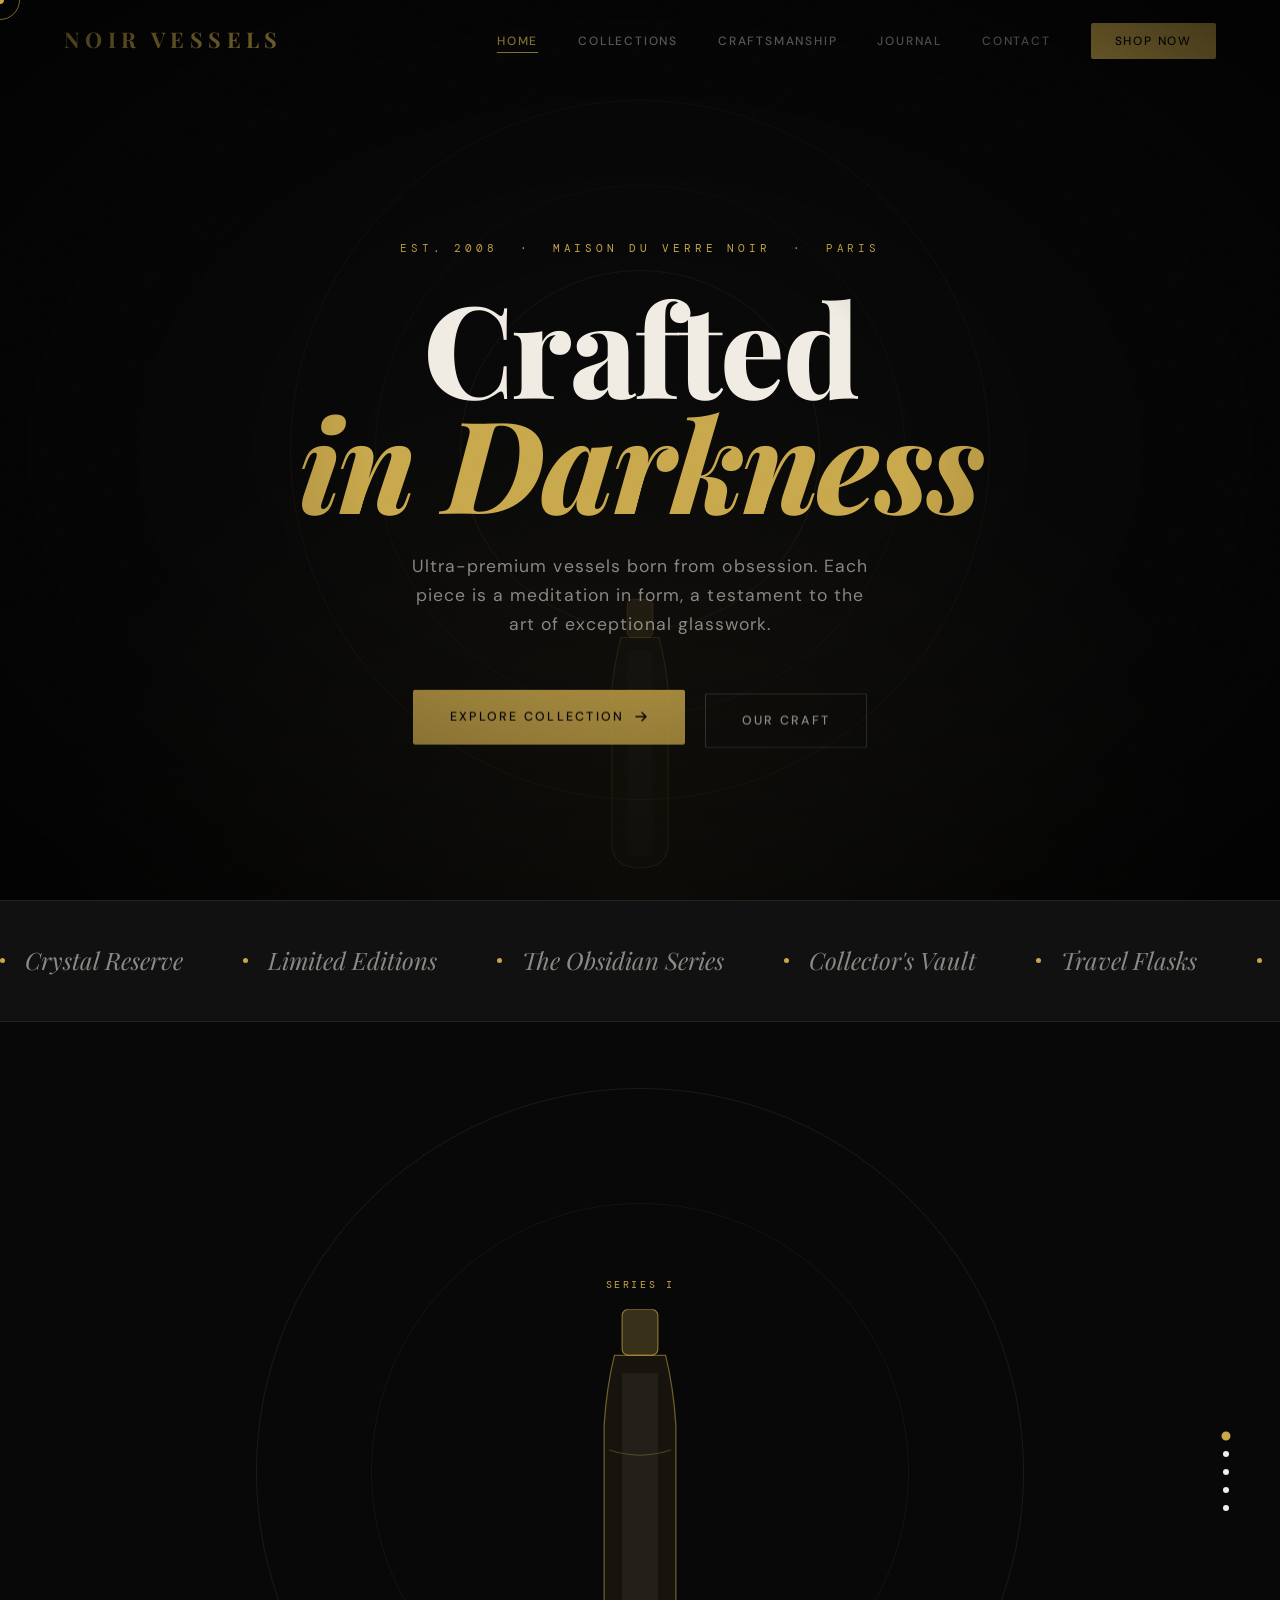
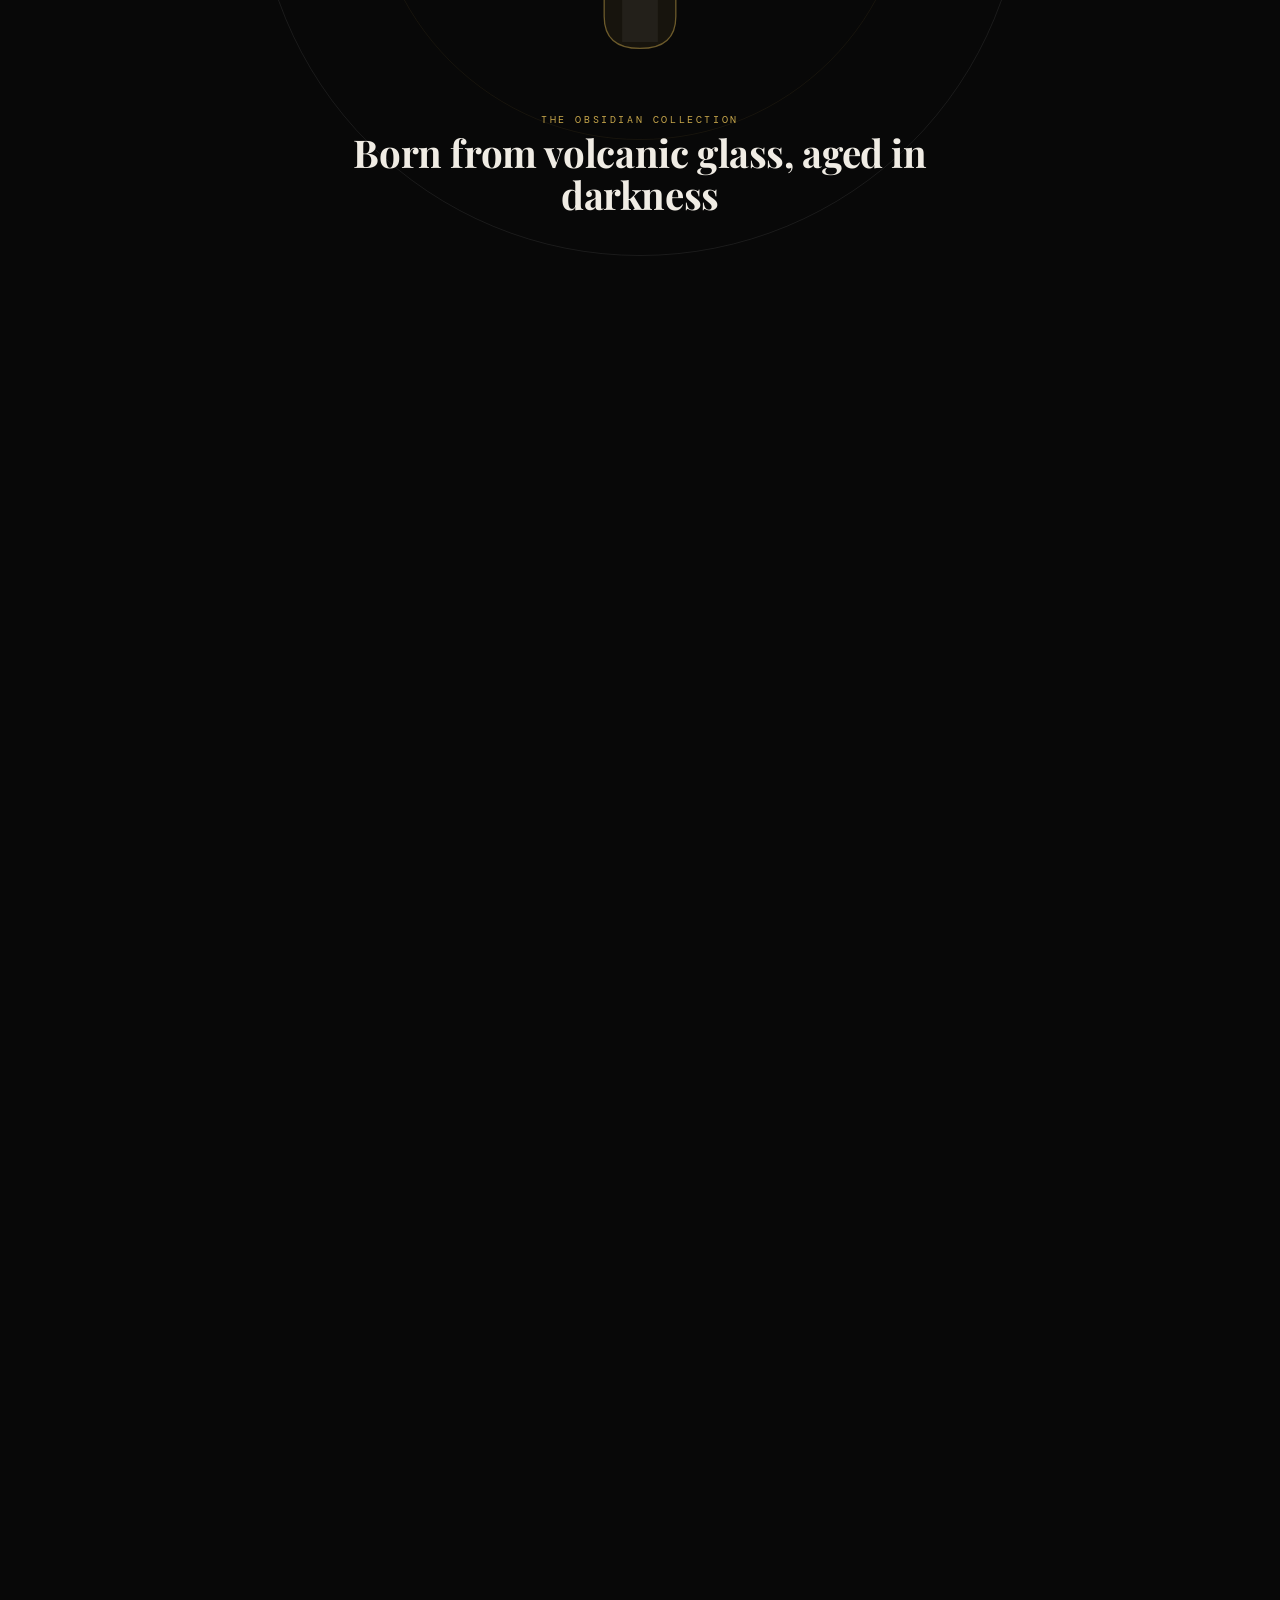
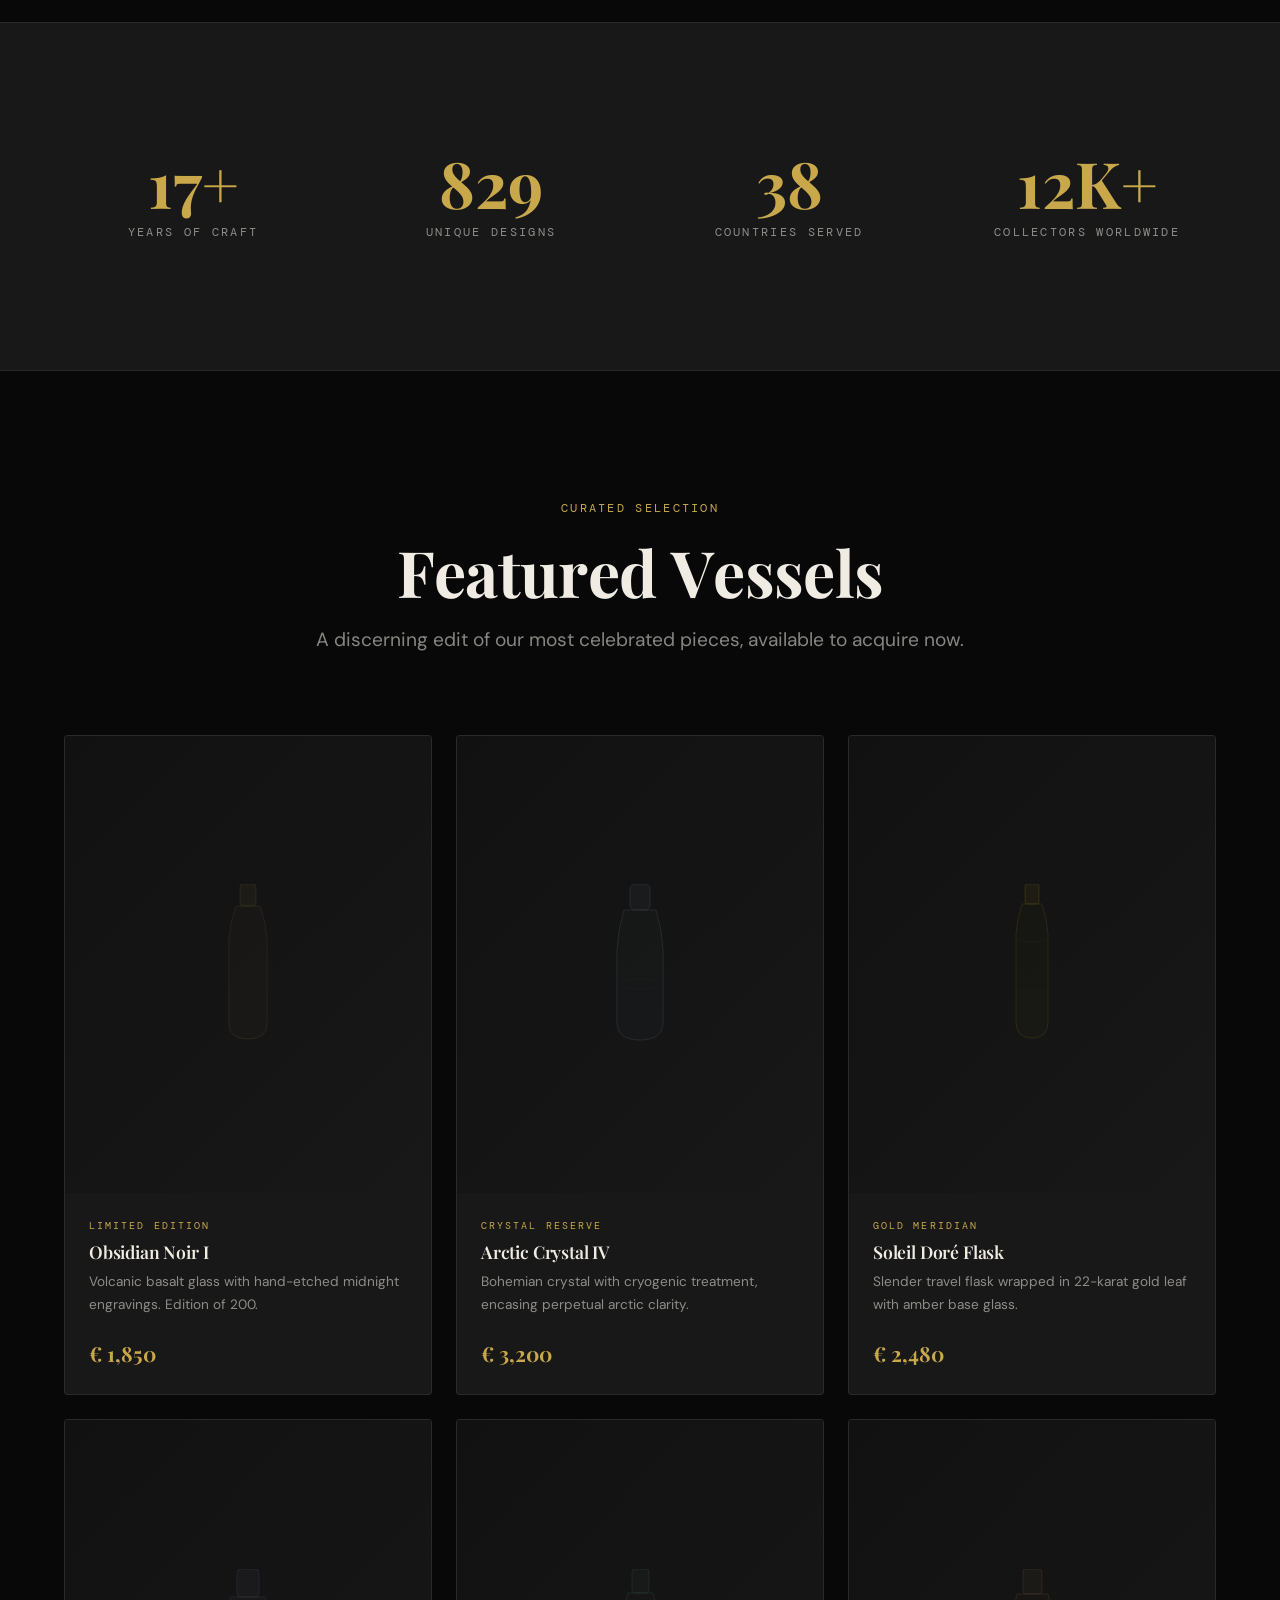
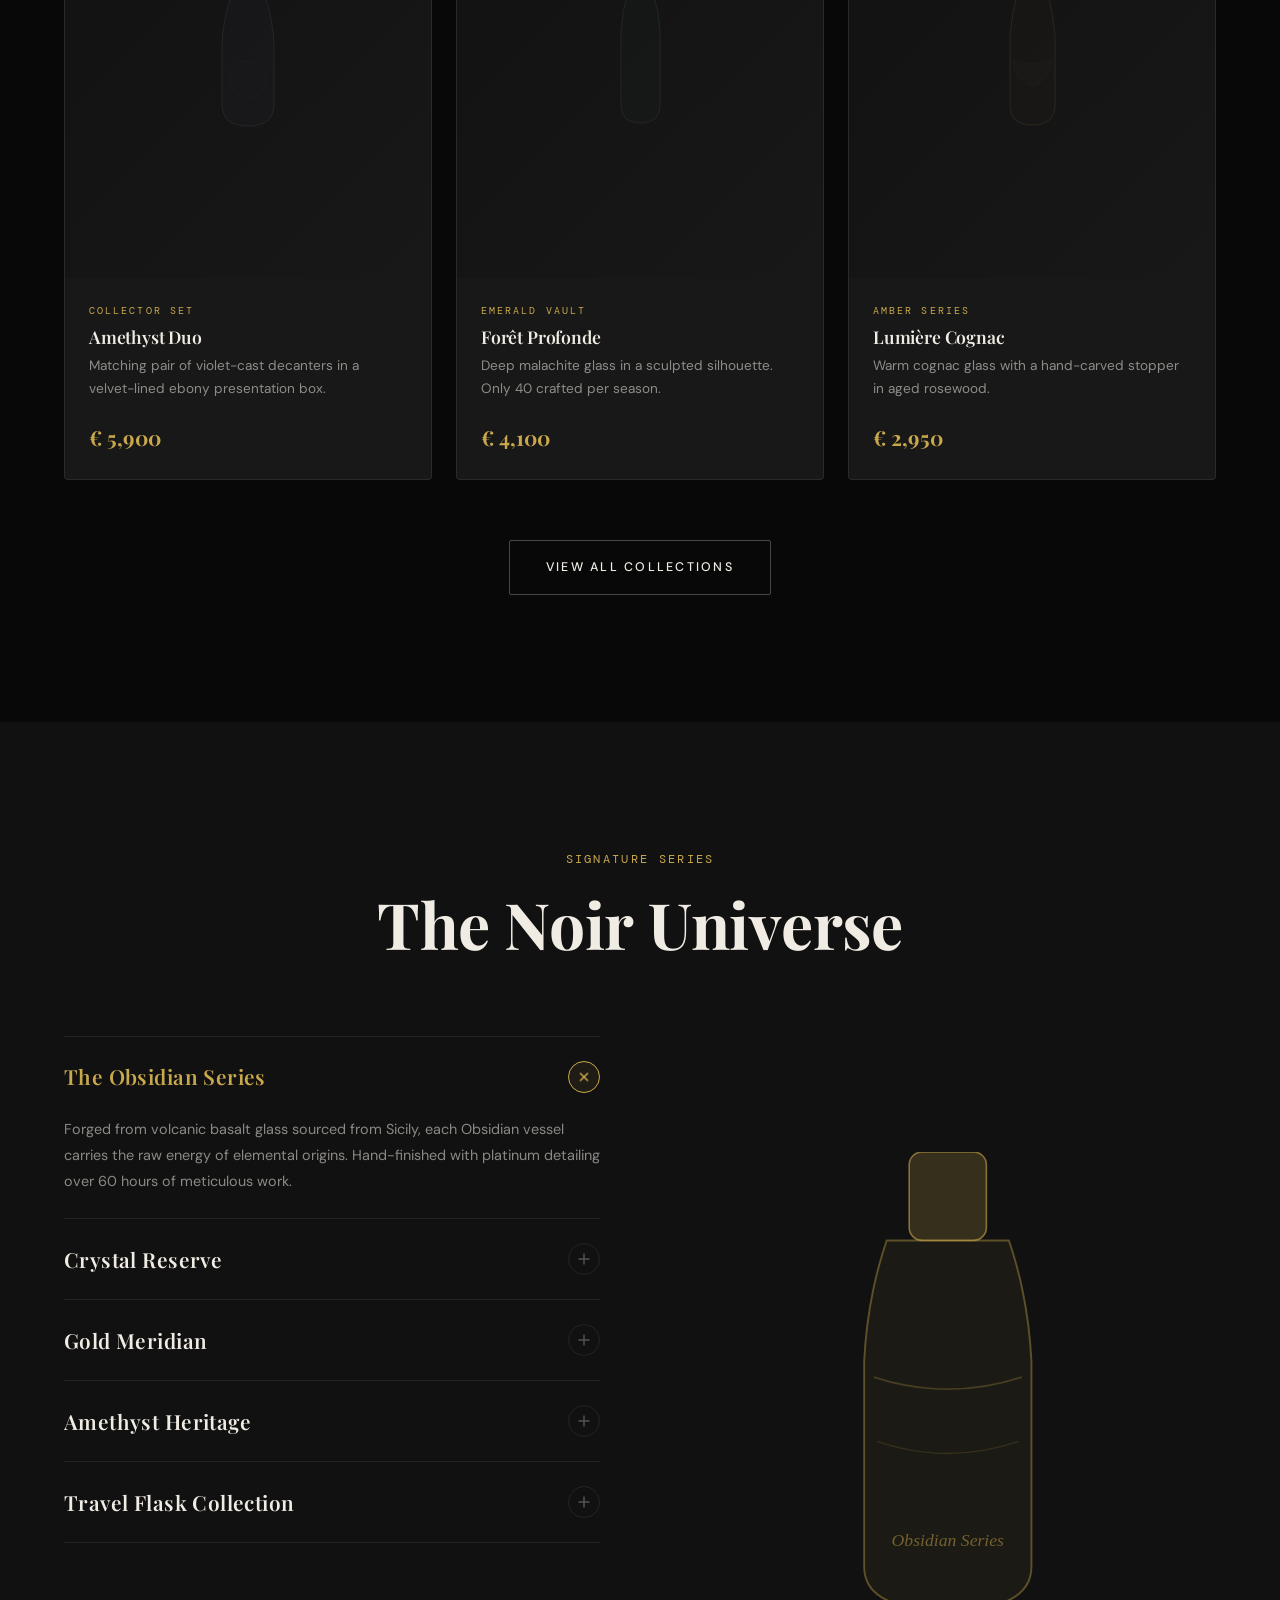
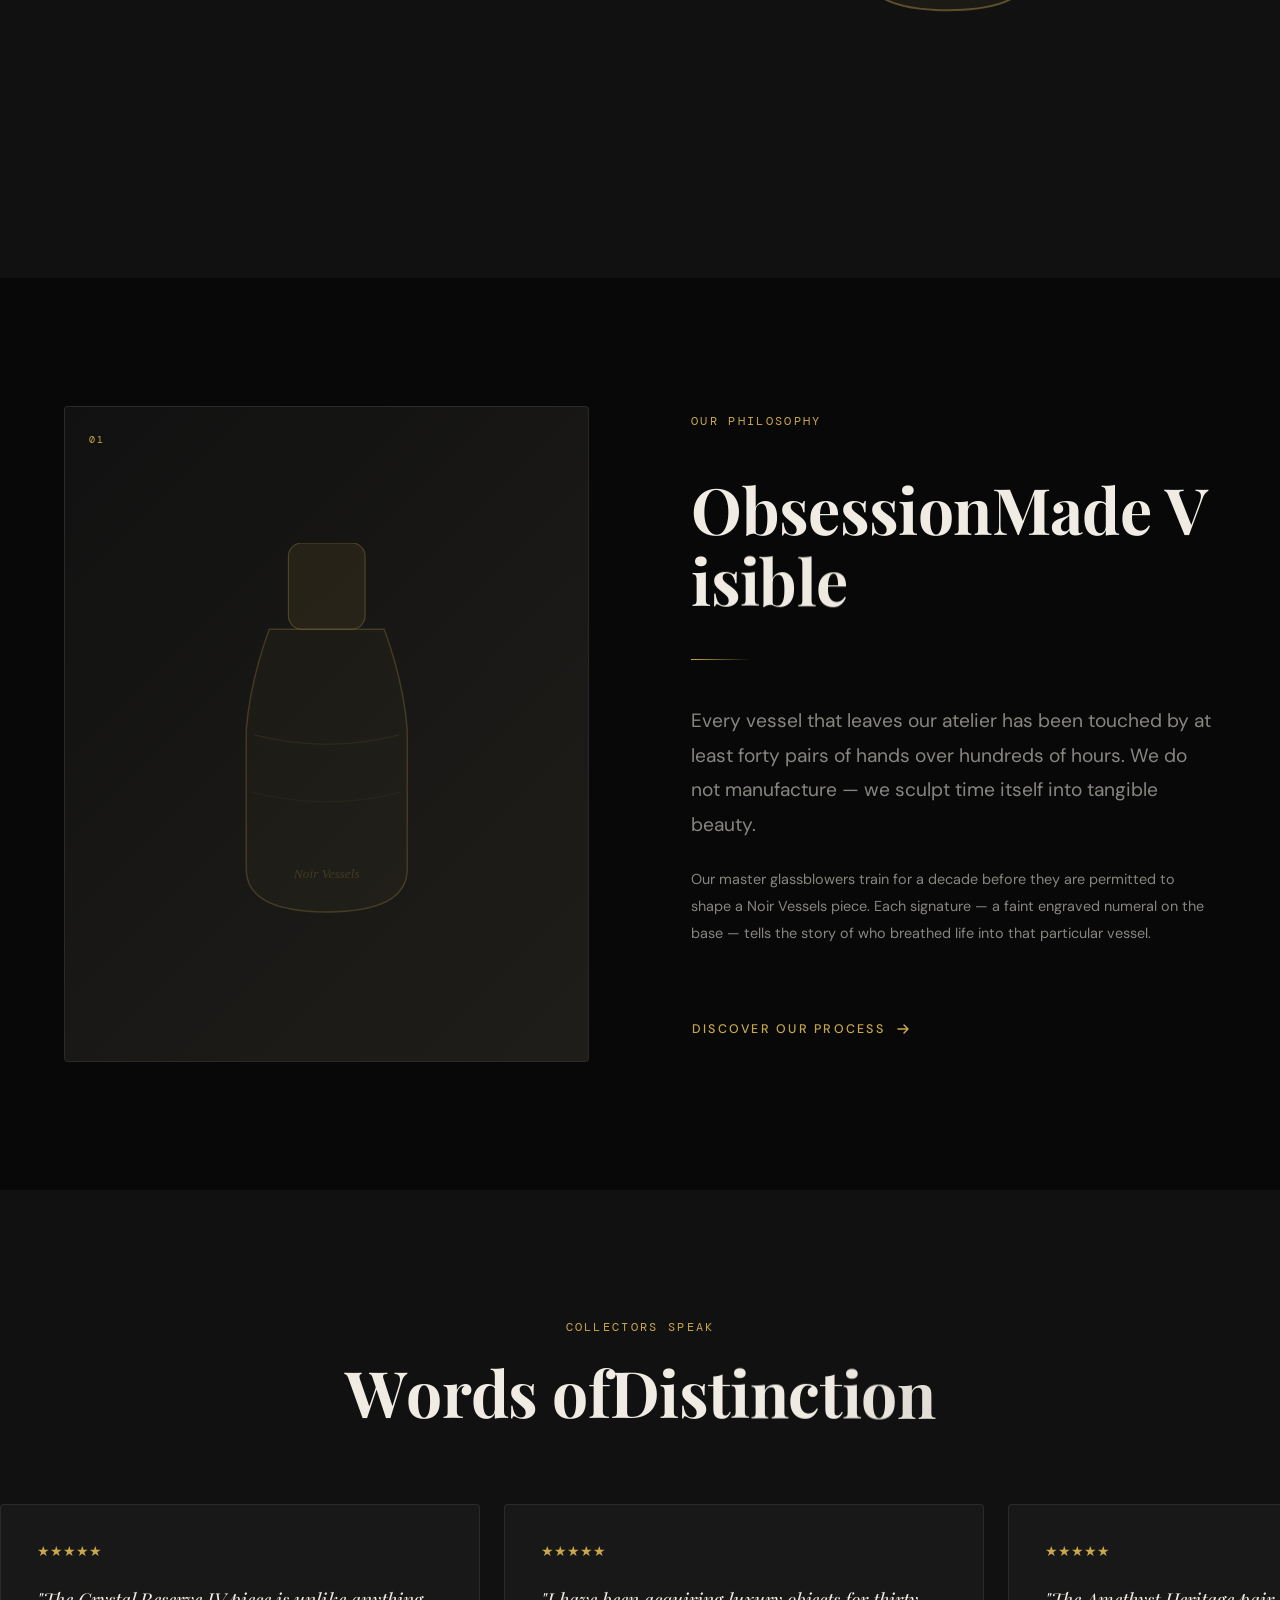
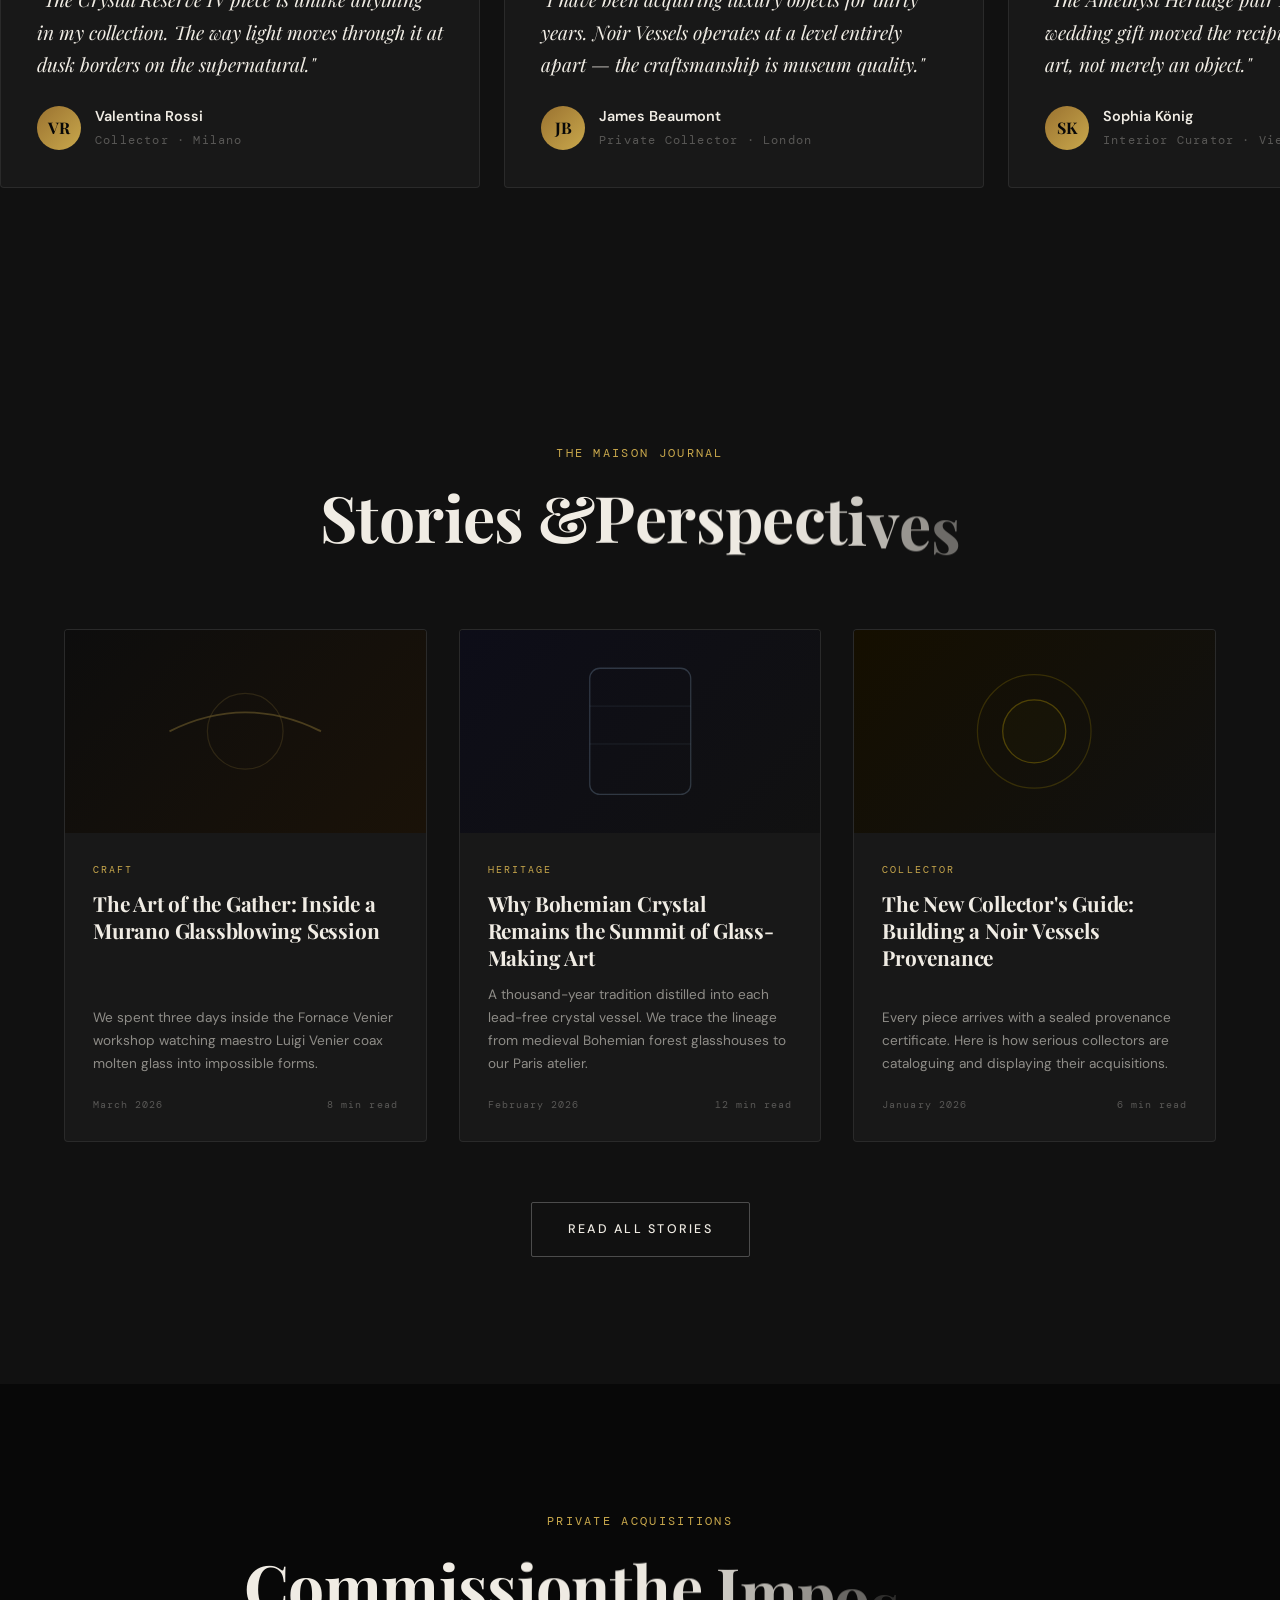
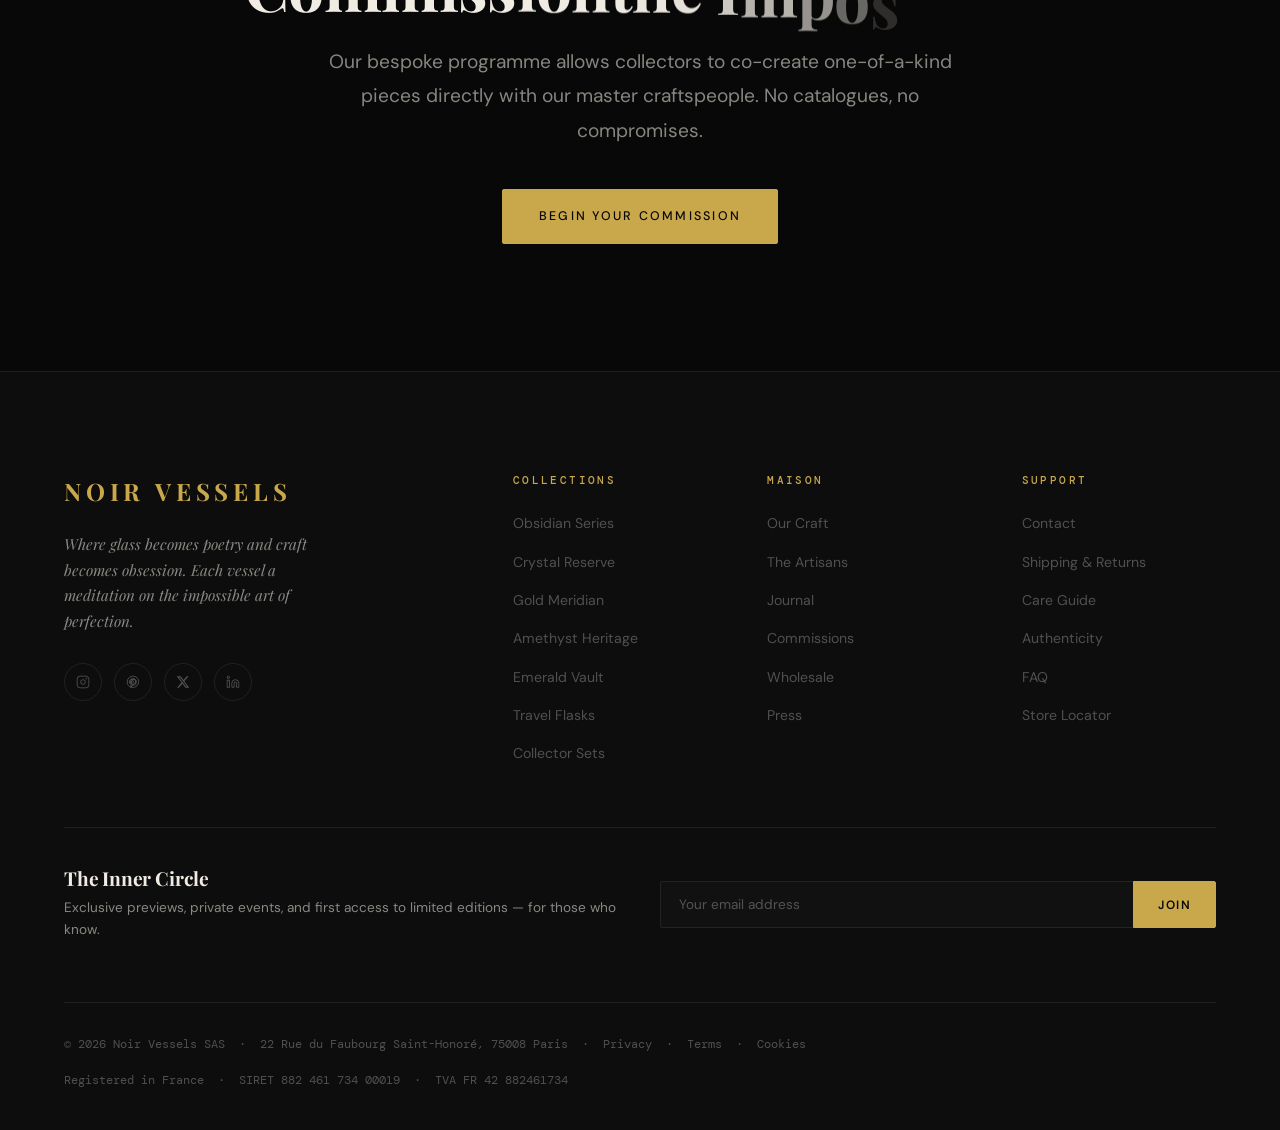
<file: index.html>
<!DOCTYPE html>
<html lang="en">
<head>
  <meta charset="UTF-8" />
  <meta name="viewport" content="width=device-width, initial-scale=1.0" />
  <meta name="description" content="Noir Vessels — Ultra-premium bottle house. Exquisite craftsmanship, rare materials, and timeless design." />
  <title>Noir Vessels — Ultra-Premium Bottle House</title>

  <!-- Fonts -->
  <link rel="preconnect" href="https://fonts.googleapis.com" />
  <link rel="preconnect" href="https://fonts.gstatic.com" crossorigin />
  <link href="https://fonts.googleapis.com/css2?family=Playfair+Display:ital,wght@0,400;0,700;0,800;1,400;1,700&family=DM+Sans:wght@300;400;500;600&family=DM+Mono:wght@400;500&display=swap" rel="stylesheet" />

  <!-- Styles -->
  <link rel="stylesheet" href="styles.css" />

  <!-- GSAP -->
  <script src="vendor/gsap.min.js"></script>
  <script src="vendor/ScrollTrigger.min.js"></script>

  <!-- Lenis -->
  <script src="vendor/lenis.min.js"></script>
</head>
<body>

  <!-- Loader -->
  <div id="loader" aria-hidden="true">
    <div class="loader-logo">NOIR VESSELS</div>
    <div class="loader-bar"><div class="loader-bar-fill"></div></div>
  </div>

  <!-- Scroll Progress -->
  <div id="scroll-progress" aria-hidden="true"></div>

  <!-- Custom Cursor -->
  <div id="cursor-dot" aria-hidden="true"></div>
  <div id="cursor-follower" aria-hidden="true"></div>
  <div id="cursor-label" aria-hidden="true"></div>

  <!-- Page Transition Overlay -->
  <div id="page-transition" aria-hidden="true">
    <div class="pt-panel"></div>
    <div class="pt-logo">NOIR VESSELS</div>
  </div>

  <!-- Mobile Menu -->
  <nav class="mobile-menu" aria-label="Mobile navigation">
    <a href="index.html">Home</a>
    <a href="collections.html">Collections</a>
    <a href="craftsmanship.html">Craftsmanship</a>
    <a href="journal.html">Journal</a>
    <a href="contact.html">Contact</a>
  </nav>

  <!-- Navigation -->
  <header id="nav" role="banner">
    <div class="nav-inner">
      <a href="index.html" class="nav-logo" aria-label="Noir Vessels — Home">NOIR VESSELS</a>
      <ul class="nav-links" aria-label="Primary navigation">
        <li><a href="index.html">Home</a></li>
        <li><a href="collections.html">Collections</a></li>
        <li><a href="craftsmanship.html">Craftsmanship</a></li>
        <li><a href="journal.html">Journal</a></li>
        <li><a href="contact.html">Contact</a></li>
        <li class="nav-cta-item"><a href="collections.html" class="nav-cta">Shop Now</a></li>
      </ul>
      <button class="hamburger" aria-label="Open menu" aria-expanded="false">
        <span></span><span></span><span></span>
      </button>
    </div>
  </header>

  <main>

    <!-- ======================================================
         HERO SECTION
    ====================================================== -->
    <section class="hero" aria-label="Hero">
      <div class="hero-bg" data-parallax="0.3" aria-hidden="true"></div>

      <!-- Animated background rings -->
      <div style="position:absolute;inset:0;display:flex;align-items:center;justify-content:center;pointer-events:none;" aria-hidden="true">
        <div style="width:min(80vw,700px);height:min(80vw,700px);border-radius:50%;border:1px solid rgba(201,168,76,0.06);position:absolute;animation:rotateCircle 30s linear infinite;"></div>
        <div style="width:min(60vw,530px);height:min(60vw,530px);border-radius:50%;border:1px solid rgba(201,168,76,0.04);position:absolute;animation:rotateCircle 20s linear infinite reverse;"></div>
        <div style="width:min(40vw,360px);height:min(40vw,360px);border-radius:50%;border:1px solid rgba(201,168,76,0.08);position:absolute;animation:rotateCircle 12s linear infinite;"></div>
      </div>

      <div class="hero-content container">
        <span class="hero-eyebrow" data-reveal>Est. 2008 &nbsp;·&nbsp; Maison du Verre Noir &nbsp;·&nbsp; Paris</span>

        <h1 class="hero-title">
          <span data-split data-delay="0.2">Crafted</span><br>
          <em><span data-split data-delay="0.5">in Darkness</span></em>
        </h1>

        <p class="hero-sub" data-reveal data-reveal-delay="1.0">
          Ultra-premium vessels born from obsession. Each piece is a meditation in form,
          a testament to the art of exceptional glasswork.
        </p>

        <div class="hero-actions" data-reveal data-reveal-delay="1.2">
          <a href="collections.html" class="btn btn-primary">
            Explore Collection
            <svg width="14" height="14" viewBox="0 0 14 14" fill="none" aria-hidden="true">
              <path d="M2 7h10M8 3l4 4-4 4" stroke="currentColor" stroke-width="1.5" stroke-linecap="round" stroke-linejoin="round"/>
            </svg>
          </a>
          <a href="craftsmanship.html" class="btn btn-outline">Our Craft</a>
        </div>
      </div>

      <!-- Center bottle visual -->
      <div style="position:absolute;bottom:0;left:50%;transform:translateX(-50%);width:clamp(60px,8vw,120px);height:clamp(160px,25vw,380px);pointer-events:none;z-index:1;" aria-hidden="true">
        <svg viewBox="0 0 80 220" fill="none" xmlns="http://www.w3.org/2000/svg" style="width:100%;height:100%;opacity:0.35;">
          <rect x="30" y="0" width="20" height="30" rx="4" fill="rgba(201,168,76,0.3)" stroke="rgba(201,168,76,0.6)" stroke-width="0.5"/>
          <path d="M25 30 Q20 50 18 70 L18 190 Q18 210 40 210 Q62 210 62 190 L62 70 Q60 50 55 30 Z" fill="rgba(201,168,76,0.07)" stroke="rgba(201,168,76,0.4)" stroke-width="0.8"/>
          <path d="M22 90 Q40 95 58 90" stroke="rgba(201,168,76,0.2)" stroke-width="0.5" fill="none"/>
          <path d="M40 40 L40 200" stroke="rgba(255,255,255,0.04)" stroke-width="20"/>
        </svg>
      </div>

      <div class="hero-scroll-hint" aria-hidden="true">
        <div class="scroll-line"></div>
        <span>Scroll</span>
      </div>
    </section>

    <!-- ======================================================
         MARQUEE
    ====================================================== -->
    <div class="marquee-section" aria-hidden="true">
      <div class="marquee-track">
        <span class="marquee-item"><span class="marquee-dot"></span> Crystal Reserve</span>
        <span class="marquee-item"><span class="marquee-dot"></span> Limited Editions</span>
        <span class="marquee-item"><span class="marquee-dot"></span> The Obsidian Series</span>
        <span class="marquee-item"><span class="marquee-dot"></span> Collector's Vault</span>
        <span class="marquee-item"><span class="marquee-dot"></span> Travel Flasks</span>
        <span class="marquee-item"><span class="marquee-dot"></span> Bespoke Vessels</span>
        <span class="marquee-item"><span class="marquee-dot"></span> Artisan Decanters</span>
        <span class="marquee-item"><span class="marquee-dot"></span> Noir Heritage</span>
      </div>
    </div>

    <!-- ======================================================
         PINNED SCROLL SECTION
    ====================================================== -->
    <section class="pinned-section" aria-label="Featured collections showcase" style="height:600vh;">
      <div class="pinned-inner">
        <div class="pin-bg-layer" aria-hidden="true">
          <div class="pin-bg-circle"></div>
          <div class="pin-bg-circle"></div>
        </div>

        <!-- Slides -->
        <div class="pin-slide" data-slide="0" aria-hidden="true">
          <div style="position:absolute;top:50%;left:50%;transform:translate(-50%,-50%);text-align:center;">
            <div class="pin-slide-label">Series I</div>
            <svg viewBox="0 0 100 280" fill="none" xmlns="http://www.w3.org/2000/svg" style="width:clamp(70px,10vw,150px);height:auto;margin:0 auto;display:block;">
              <rect x="36" y="0" width="28" height="36" rx="5" fill="rgba(201,168,76,0.25)" stroke="rgba(201,168,76,0.7)" stroke-width="0.8"/>
              <path d="M30 36 Q24 60 22 90 L22 240 Q22 265 50 265 Q78 265 78 240 L78 90 Q76 60 70 36Z" fill="rgba(201,168,76,0.08)" stroke="rgba(201,168,76,0.5)" stroke-width="1"/>
              <path d="M26 110 Q50 118 74 110" stroke="rgba(201,168,76,0.3)" stroke-width="0.8" fill="none"/>
              <path d="M50 50 L50 260" stroke="rgba(255,255,255,0.05)" stroke-width="28"/>
            </svg>
          </div>
          <div class="pin-slide-text">
            <span class="pin-slide-label">The Obsidian Collection</span>
            <h2 class="pin-slide-title">Born from volcanic glass, aged in darkness</h2>
          </div>
        </div>

        <div class="pin-slide" data-slide="1" aria-hidden="true">
          <div style="position:absolute;top:50%;left:50%;transform:translate(-50%,-50%);text-align:center;">
            <div class="pin-slide-label">Series II</div>
            <svg viewBox="0 0 100 280" fill="none" xmlns="http://www.w3.org/2000/svg" style="width:clamp(70px,10vw,150px);height:auto;margin:0 auto;display:block;transform:rotate(5deg);">
              <rect x="33" y="0" width="34" height="42" rx="8" fill="rgba(180,220,255,0.12)" stroke="rgba(180,220,255,0.5)" stroke-width="0.8"/>
              <path d="M28 42 Q20 68 18 100 L18 240 Q18 268 50 268 Q82 268 82 240 L82 100 Q80 68 72 42Z" fill="rgba(180,220,255,0.06)" stroke="rgba(180,220,255,0.4)" stroke-width="1"/>
              <ellipse cx="50" cy="165" rx="30" ry="8" fill="rgba(180,220,255,0.06)" stroke="rgba(180,220,255,0.2)" stroke-width="0.5"/>
            </svg>
          </div>
          <div class="pin-slide-text">
            <span class="pin-slide-label">Crystal Reserve</span>
            <h2 class="pin-slide-title">Hand-blown Bohemian crystal, each unique as a fingerprint</h2>
          </div>
        </div>

        <div class="pin-slide" data-slide="2" aria-hidden="true">
          <div style="position:absolute;top:50%;left:50%;transform:translate(-50%,-50%);text-align:center;">
            <div class="pin-slide-label">Series III</div>
            <svg viewBox="0 0 100 280" fill="none" xmlns="http://www.w3.org/2000/svg" style="width:clamp(70px,10vw,150px);height:auto;margin:0 auto;display:block;">
              <rect x="40" y="0" width="20" height="28" rx="3" fill="rgba(255,215,0,0.2)" stroke="rgba(255,215,0,0.6)" stroke-width="0.8"/>
              <path d="M35 28 Q28 50 26 80 L26 230 Q26 258 50 258 Q74 258 74 230 L74 80 Q72 50 65 28Z" fill="rgba(255,215,0,0.05)" stroke="rgba(255,215,0,0.45)" stroke-width="1"/>
              <path d="M30 80 Q50 90 70 80" stroke="rgba(255,215,0,0.3)" stroke-width="0.8" fill="none"/>
              <path d="M30 130 Q50 140 70 130" stroke="rgba(255,215,0,0.2)" stroke-width="0.6" fill="none"/>
            </svg>
          </div>
          <div class="pin-slide-text">
            <span class="pin-slide-label">Gold Meridian</span>
            <h2 class="pin-slide-title">24-karat gold leaf accents on hand-shaped amber glass</h2>
          </div>
        </div>

        <div class="pin-slide" data-slide="3" aria-hidden="true">
          <div style="position:absolute;top:50%;left:50%;transform:translate(-50%,-50%);text-align:center;">
            <div class="pin-slide-label">Series IV</div>
            <svg viewBox="0 0 100 280" fill="none" xmlns="http://www.w3.org/2000/svg" style="width:clamp(70px,10vw,150px);height:auto;margin:0 auto;display:block;transform:scaleX(0.8);">
              <rect x="34" y="0" width="32" height="38" rx="6" fill="rgba(200,160,220,0.15)" stroke="rgba(200,160,220,0.5)" stroke-width="0.8"/>
              <path d="M28 38 Q22 62 20 92 L20 240 Q20 265 50 265 Q80 265 80 240 L80 92 Q78 62 72 38Z" fill="rgba(200,160,220,0.07)" stroke="rgba(200,160,220,0.4)" stroke-width="1"/>
              <circle cx="50" cy="170" r="22" fill="none" stroke="rgba(200,160,220,0.15)" stroke-width="0.8"/>
            </svg>
          </div>
          <div class="pin-slide-text">
            <span class="pin-slide-label">Amethyst Heritage</span>
            <h2 class="pin-slide-title">A collector's dream — violet glass with sterling silver caging</h2>
          </div>
        </div>

        <div class="pin-slide" data-slide="4" aria-hidden="true">
          <div style="position:absolute;top:50%;left:50%;transform:translate(-50%,-50%);text-align:center;">
            <div class="pin-slide-label">Series V</div>
            <svg viewBox="0 0 100 280" fill="none" xmlns="http://www.w3.org/2000/svg" style="width:clamp(70px,10vw,150px);height:auto;margin:0 auto;display:block;">
              <rect x="38" y="0" width="24" height="32" rx="4" fill="rgba(120,200,160,0.15)" stroke="rgba(120,200,160,0.5)" stroke-width="0.8"/>
              <path d="M32 32 Q25 55 23 85 L23 235 Q23 262 50 262 Q77 262 77 235 L77 85 Q75 55 68 32Z" fill="rgba(120,200,160,0.07)" stroke="rgba(120,200,160,0.4)" stroke-width="1"/>
              <path d="M26 145 Q50 155 74 145 Q74 165 50 175 Q26 165 26 145Z" fill="rgba(120,200,160,0.06)" stroke="rgba(120,200,160,0.2)" stroke-width="0.5"/>
            </svg>
          </div>
          <div class="pin-slide-text">
            <span class="pin-slide-label">Emerald Vault</span>
            <h2 class="pin-slide-title">Forest-deep malachite glass — only 40 made per season</h2>
          </div>
        </div>

        <!-- Progress dots -->
        <div class="pin-progress" aria-label="Slide navigation" role="tablist">
          <button class="pin-progress-dot active" role="tab" aria-label="Slide 1" aria-selected="true"></button>
          <button class="pin-progress-dot" role="tab" aria-label="Slide 2" aria-selected="false"></button>
          <button class="pin-progress-dot" role="tab" aria-label="Slide 3" aria-selected="false"></button>
          <button class="pin-progress-dot" role="tab" aria-label="Slide 4" aria-selected="false"></button>
          <button class="pin-progress-dot" role="tab" aria-label="Slide 5" aria-selected="false"></button>
        </div>
      </div>
    </section>

    <!-- ======================================================
         STATS
    ====================================================== -->
    <section class="stats-section" aria-label="Brand statistics">
      <div class="container">
        <div class="stats-grid" data-stagger-parent>
          <div class="stat-item" data-stagger-child>
            <span class="stat-number" data-count="17" data-count-suffix="+">17+</span>
            <span class="stat-label">Years of Craft</span>
          </div>
          <div class="stat-item" data-stagger-child>
            <span class="stat-number" data-count="840" data-count-suffix="">840</span>
            <span class="stat-label">Unique Designs</span>
          </div>
          <div class="stat-item" data-stagger-child>
            <span class="stat-number" data-count="38" data-count-suffix="">38</span>
            <span class="stat-label">Countries Served</span>
          </div>
          <div class="stat-item" data-stagger-child>
            <span class="stat-number" data-count="12" data-count-suffix="K+">12K+</span>
            <span class="stat-label">Collectors Worldwide</span>
          </div>
        </div>
      </div>
    </section>

    <!-- ======================================================
         FEATURED COLLECTION (Cards)
    ====================================================== -->
    <section class="section" aria-label="Featured collection">
      <div class="container">
        <div class="section-header">
          <span class="eyebrow" data-reveal>Curated Selection</span>
          <h2 data-split>Featured Vessels</h2>
          <p class="lead text-center" style="margin:1rem auto 0;" data-reveal>
            A discerning edit of our most celebrated pieces, available to acquire now.
          </p>
        </div>

        <div class="card-grid" data-stagger-parent>

          <article class="card" data-stagger-child>
            <a href="product.html" style="text-decoration:none;color:inherit;cursor:none;">
              <div class="card-img">
                <div class="card-img-placeholder">
                  <svg class="bottle-icon" width="60" height="160" viewBox="0 0 60 160" fill="none" aria-hidden="true">
                    <rect x="22" y="0" width="16" height="22" rx="3" fill="rgba(201,168,76,0.25)" stroke="rgba(201,168,76,0.5)" stroke-width="0.8"/>
                    <path d="M18 22 Q12 38 11 55 L11 140 Q11 155 30 155 Q49 155 49 140 L49 55 Q48 38 42 22Z" fill="rgba(201,168,76,0.1)" stroke="rgba(201,168,76,0.4)" stroke-width="1"/>
                  </svg>
                </div>
              </div>
              <div class="card-body">
                <span class="card-label">Limited Edition</span>
                <h3 class="card-title">Obsidian Noir I</h3>
                <p class="card-desc">Volcanic basalt glass with hand-etched midnight engravings. Edition of 200.</p>
                <span class="card-price">€ 1,850</span>
              </div>
            </a>
          </article>

          <article class="card" data-stagger-child>
            <a href="product.html" style="text-decoration:none;color:inherit;cursor:none;">
              <div class="card-img">
                <div class="card-img-placeholder">
                  <svg class="bottle-icon" width="60" height="160" viewBox="0 0 60 160" fill="none" aria-hidden="true">
                    <rect x="20" y="0" width="20" height="26" rx="5" fill="rgba(180,220,255,0.15)" stroke="rgba(180,220,255,0.5)" stroke-width="0.8"/>
                    <path d="M14 26 Q8 45 7 65 L7 138 Q7 156 30 156 Q53 156 53 138 L53 65 Q52 45 46 26Z" fill="rgba(180,220,255,0.07)" stroke="rgba(180,220,255,0.4)" stroke-width="1"/>
                    <ellipse cx="30" cy="100" rx="20" ry="5" fill="none" stroke="rgba(180,220,255,0.15)" stroke-width="0.6"/>
                  </svg>
                </div>
              </div>
              <div class="card-body">
                <span class="card-label">Crystal Reserve</span>
                <h3 class="card-title">Arctic Crystal IV</h3>
                <p class="card-desc">Bohemian crystal with cryogenic treatment, encasing perpetual arctic clarity.</p>
                <span class="card-price">€ 3,200</span>
              </div>
            </a>
          </article>

          <article class="card" data-stagger-child>
            <a href="product.html" style="text-decoration:none;color:inherit;cursor:none;">
              <div class="card-img">
                <div class="card-img-placeholder">
                  <svg class="bottle-icon" width="50" height="160" viewBox="0 0 50 160" fill="none" aria-hidden="true">
                    <rect x="18" y="0" width="14" height="20" rx="2" fill="rgba(255,215,0,0.2)" stroke="rgba(255,215,0,0.6)" stroke-width="0.8"/>
                    <path d="M15 20 Q10 35 9 50 L9 138 Q9 154 25 154 Q41 154 41 138 L41 50 Q40 35 35 20Z" fill="rgba(255,215,0,0.06)" stroke="rgba(255,215,0,0.4)" stroke-width="1"/>
                    <path d="M11 55 Q25 62 39 55" stroke="rgba(255,215,0,0.3)" stroke-width="0.6" fill="none"/>
                  </svg>
                </div>
              </div>
              <div class="card-body">
                <span class="card-label">Gold Meridian</span>
                <h3 class="card-title">Soleil Doré Flask</h3>
                <p class="card-desc">Slender travel flask wrapped in 22-karat gold leaf with amber base glass.</p>
                <span class="card-price">€ 2,480</span>
              </div>
            </a>
          </article>

          <article class="card" data-stagger-child>
            <a href="product.html" style="text-decoration:none;color:inherit;cursor:none;">
              <div class="card-img">
                <div class="card-img-placeholder">
                  <svg class="bottle-icon" width="70" height="160" viewBox="0 0 70 160" fill="none" aria-hidden="true">
                    <rect x="24" y="0" width="22" height="28" rx="4" fill="rgba(200,160,220,0.15)" stroke="rgba(200,160,220,0.5)" stroke-width="0.8"/>
                    <path d="M18 28 Q10 50 9 75 L9 135 Q9 157 35 157 Q61 157 61 135 L61 75 Q60 50 52 28Z" fill="rgba(200,160,220,0.08)" stroke="rgba(200,160,220,0.4)" stroke-width="1"/>
                    <circle cx="35" cy="110" r="18" fill="none" stroke="rgba(200,160,220,0.12)" stroke-width="0.8"/>
                  </svg>
                </div>
              </div>
              <div class="card-body">
                <span class="card-label">Collector Set</span>
                <h3 class="card-title">Amethyst Duo</h3>
                <p class="card-desc">Matching pair of violet-cast decanters in a velvet-lined ebony presentation box.</p>
                <span class="card-price">€ 5,900</span>
              </div>
            </a>
          </article>

          <article class="card" data-stagger-child>
            <a href="product.html" style="text-decoration:none;color:inherit;cursor:none;">
              <div class="card-img">
                <div class="card-img-placeholder">
                  <svg class="bottle-icon" width="55" height="160" viewBox="0 0 55 160" fill="none" aria-hidden="true">
                    <rect x="19" y="0" width="17" height="24" rx="3" fill="rgba(120,200,160,0.15)" stroke="rgba(120,200,160,0.5)" stroke-width="0.8"/>
                    <path d="M15 24 Q9 42 8 62 L8 136 Q8 154 27.5 154 Q47 154 47 136 L47 62 Q46 42 40 24Z" fill="rgba(120,200,160,0.07)" stroke="rgba(120,200,160,0.4)" stroke-width="1"/>
                  </svg>
                </div>
              </div>
              <div class="card-body">
                <span class="card-label">Emerald Vault</span>
                <h3 class="card-title">Forêt Profonde</h3>
                <p class="card-desc">Deep malachite glass in a sculpted silhouette. Only 40 crafted per season.</p>
                <span class="card-price">€ 4,100</span>
              </div>
            </a>
          </article>

          <article class="card" data-stagger-child>
            <a href="product.html" style="text-decoration:none;color:inherit;cursor:none;">
              <div class="card-img">
                <div class="card-img-placeholder">
                  <svg class="bottle-icon" width="65" height="160" viewBox="0 0 65 160" fill="none" aria-hidden="true">
                    <rect x="23" y="0" width="19" height="25" rx="3" fill="rgba(255,180,100,0.15)" stroke="rgba(255,180,100,0.5)" stroke-width="0.8"/>
                    <path d="M17 25 Q12 44 10 66 L10 136 Q10 156 32.5 156 Q55 156 55 136 L55 66 Q53 44 48 25Z" fill="rgba(255,180,100,0.07)" stroke="rgba(255,180,100,0.4)" stroke-width="1"/>
                    <path d="M13 90 Q32.5 100 52 90 Q52 110 32.5 118 Q13 110 13 90Z" fill="rgba(255,180,100,0.04)" stroke="rgba(255,180,100,0.15)" stroke-width="0.5"/>
                  </svg>
                </div>
              </div>
              <div class="card-body">
                <span class="card-label">Amber Series</span>
                <h3 class="card-title">Lumière Cognac</h3>
                <p class="card-desc">Warm cognac glass with a hand-carved stopper in aged rosewood.</p>
                <span class="card-price">€ 2,950</span>
              </div>
            </a>
          </article>

        </div>

        <div class="text-center mt-lg">
          <a href="collections.html" class="btn btn-outline">View All Collections</a>
        </div>
      </div>
    </section>

    <!-- ======================================================
         INTERACTIVE LIST SECTION
    ====================================================== -->
    <section class="interactive-section" aria-label="Our Signature Series">
      <div class="container">
        <div class="section-header">
          <span class="eyebrow" data-reveal>Signature Series</span>
          <h2 data-split>The Noir Universe</h2>
        </div>

        <div class="interactive-grid">
          <ul class="interactive-list" role="list" aria-label="Signature bottle series">

            <li class="list-item" data-image="obsidian" role="listitem">
              <div class="list-item-header" role="button" tabindex="0" aria-expanded="false">
                <h4>The Obsidian Series</h4>
                <span class="list-item-icon" aria-hidden="true">
                  <svg viewBox="0 0 12 12" fill="none" aria-hidden="true">
                    <path d="M6 1v10M1 6h10" stroke="currentColor" stroke-width="1.5" stroke-linecap="round"/>
                  </svg>
                </span>
              </div>
              <div class="list-item-body" role="region" aria-label="Obsidian Series details">
                <p>Forged from volcanic basalt glass sourced from Sicily, each Obsidian vessel carries the raw energy of elemental origins. Hand-finished with platinum detailing over 60 hours of meticulous work.</p>
              </div>
            </li>

            <li class="list-item" data-image="crystal" role="listitem">
              <div class="list-item-header" role="button" tabindex="0" aria-expanded="false">
                <h4>Crystal Reserve</h4>
                <span class="list-item-icon" aria-hidden="true">
                  <svg viewBox="0 0 12 12" fill="none" aria-hidden="true">
                    <path d="M6 1v10M1 6h10" stroke="currentColor" stroke-width="1.5" stroke-linecap="round"/>
                  </svg>
                </span>
              </div>
              <div class="list-item-body" role="region" aria-label="Crystal Reserve details">
                <p>Each Crystal Reserve piece is mouth-blown by master glassmakers in Bohemia using a 400-year-old technique. No two are identical — the natural variations in crystal density create ever-shifting light refractions.</p>
              </div>
            </li>

            <li class="list-item" data-image="gold" role="listitem">
              <div class="list-item-header" role="button" tabindex="0" aria-expanded="false">
                <h4>Gold Meridian</h4>
                <span class="list-item-icon" aria-hidden="true">
                  <svg viewBox="0 0 12 12" fill="none" aria-hidden="true">
                    <path d="M6 1v10M1 6h10" stroke="currentColor" stroke-width="1.5" stroke-linecap="round"/>
                  </svg>
                </span>
              </div>
              <div class="list-item-body" role="region" aria-label="Gold Meridian details">
                <p>24-karat gold leaf is hand-applied using centuries-old gilding techniques by our Florentine artisans. The amber glass base is shaped over two days in our Murano atelier before the gilding process begins.</p>
              </div>
            </li>

            <li class="list-item" data-image="amethyst" role="listitem">
              <div class="list-item-header" role="button" tabindex="0" aria-expanded="false">
                <h4>Amethyst Heritage</h4>
                <span class="list-item-icon" aria-hidden="true">
                  <svg viewBox="0 0 12 12" fill="none" aria-hidden="true">
                    <path d="M6 1v10M1 6h10" stroke="currentColor" stroke-width="1.5" stroke-linecap="round"/>
                  </svg>
                </span>
              </div>
              <div class="list-item-body" role="region" aria-label="Amethyst Heritage details">
                <p>Inspired by Art Nouveau jewellery, the Amethyst Heritage series combines deep violet blown glass with a sterling silver cage handcrafted by Parisian silversmiths in our 16th arrondissement atelier.</p>
              </div>
            </li>

            <li class="list-item" data-image="travel" role="listitem">
              <div class="list-item-header" role="button" tabindex="0" aria-expanded="false">
                <h4>Travel Flask Collection</h4>
                <span class="list-item-icon" aria-hidden="true">
                  <svg viewBox="0 0 12 12" fill="none" aria-hidden="true">
                    <path d="M6 1v10M1 6h10" stroke="currentColor" stroke-width="1.5" stroke-linecap="round"/>
                  </svg>
                </span>
              </div>
              <div class="list-item-body" role="region" aria-label="Travel Flask Collection details">
                <p>Engineered for the discerning traveller. A slim silhouette in hand-stitched Italian leather, concealing a double-walled glass interior that maintains temperature for 18 hours. TSA-approved without compromise.</p>
              </div>
            </li>

          </ul>

          <!-- Image panel -->
          <div class="interactive-image-panel" aria-live="polite" aria-label="Series preview">
            <div class="img-placeholder" data-list-image="obsidian">
              <svg viewBox="0 0 200 300" fill="none" xmlns="http://www.w3.org/2000/svg" style="width:60%;height:auto;">
                <rect x="76" y="0" width="48" height="55" rx="8" fill="rgba(201,168,76,0.2)" stroke="rgba(201,168,76,0.6)" stroke-width="1"/>
                <path d="M62 55 Q50 90 48 130 L48 258 Q48 285 100 285 Q152 285 152 258 L152 130 Q150 90 138 55Z" fill="rgba(201,168,76,0.06)" stroke="rgba(201,168,76,0.4)" stroke-width="1.2"/>
                <path d="M54 140 Q100 155 146 140" stroke="rgba(201,168,76,0.25)" stroke-width="1" fill="none"/>
                <path d="M56 180 Q100 195 144 180" stroke="rgba(201,168,76,0.15)" stroke-width="0.8" fill="none"/>
                <text x="100" y="245" text-anchor="middle" font-family="Georgia, serif" font-style="italic" font-size="11" fill="rgba(201,168,76,0.5)">Obsidian Series</text>
              </svg>
            </div>
            <div class="img-placeholder" data-list-image="crystal" style="background:linear-gradient(135deg,#0d1520,#111);">
              <svg viewBox="0 0 200 300" fill="none" xmlns="http://www.w3.org/2000/svg" style="width:60%;height:auto;">
                <rect x="70" y="0" width="60" height="65" rx="12" fill="rgba(180,220,255,0.1)" stroke="rgba(180,220,255,0.5)" stroke-width="1"/>
                <path d="M55 65 Q42 105 40 145 L40 255 Q40 284 100 284 Q160 284 160 255 L160 145 Q158 105 145 65Z" fill="rgba(180,220,255,0.05)" stroke="rgba(180,220,255,0.35)" stroke-width="1.2"/>
                <ellipse cx="100" cy="195" rx="55" ry="14" fill="none" stroke="rgba(180,220,255,0.1)" stroke-width="0.8"/>
                <text x="100" y="250" text-anchor="middle" font-family="Georgia, serif" font-style="italic" font-size="11" fill="rgba(180,220,255,0.4)">Crystal Reserve</text>
              </svg>
            </div>
            <div class="img-placeholder" data-list-image="gold" style="background:linear-gradient(135deg,#150f00,#111);">
              <svg viewBox="0 0 200 300" fill="none" xmlns="http://www.w3.org/2000/svg" style="width:55%;height:auto;">
                <rect x="80" y="0" width="40" height="48" rx="6" fill="rgba(255,215,0,0.15)" stroke="rgba(255,215,0,0.6)" stroke-width="1"/>
                <path d="M68 48 Q58 78 56 110 L56 248 Q56 273 100 273 Q144 273 144 248 L144 110 Q142 78 132 48Z" fill="rgba(255,215,0,0.05)" stroke="rgba(255,215,0,0.4)" stroke-width="1.2"/>
                <path d="M60 115 Q100 128 140 115" stroke="rgba(255,215,0,0.3)" stroke-width="1" fill="none"/>
                <path d="M60 160 Q100 173 140 160" stroke="rgba(255,215,0,0.2)" stroke-width="0.7" fill="none"/>
                <text x="100" y="245" text-anchor="middle" font-family="Georgia, serif" font-style="italic" font-size="11" fill="rgba(255,215,0,0.45)">Gold Meridian</text>
              </svg>
            </div>
            <div class="img-placeholder" data-list-image="amethyst" style="background:linear-gradient(135deg,#0f0515,#111);">
              <svg viewBox="0 0 200 300" fill="none" xmlns="http://www.w3.org/2000/svg" style="width:65%;height:auto;">
                <rect x="68" y="0" width="64" height="58" rx="10" fill="rgba(200,160,220,0.1)" stroke="rgba(200,160,220,0.5)" stroke-width="1"/>
                <path d="M52 58 Q40 92 38 128 L38 250 Q38 278 100 278 Q162 278 162 250 L162 128 Q160 92 148 58Z" fill="rgba(200,160,220,0.06)" stroke="rgba(200,160,220,0.35)" stroke-width="1.2"/>
                <circle cx="100" cy="185" r="44" fill="none" stroke="rgba(200,160,220,0.1)" stroke-width="0.8"/>
                <text x="100" y="248" text-anchor="middle" font-family="Georgia, serif" font-style="italic" font-size="11" fill="rgba(200,160,220,0.4)">Amethyst Heritage</text>
              </svg>
            </div>
            <div class="img-placeholder" data-list-image="travel" style="background:linear-gradient(135deg,#0a0e0a,#111);">
              <svg viewBox="0 0 200 300" fill="none" xmlns="http://www.w3.org/2000/svg" style="width:45%;height:auto;">
                <rect x="84" y="0" width="32" height="38" rx="5" fill="rgba(120,200,160,0.12)" stroke="rgba(120,200,160,0.5)" stroke-width="1"/>
                <path d="M76 38 Q68 60 66 85 L66 252 Q66 274 100 274 Q134 274 134 252 L134 85 Q132 60 124 38Z" fill="rgba(120,200,160,0.06)" stroke="rgba(120,200,160,0.35)" stroke-width="1.2"/>
                <path d="M70 200 Q100 212 130 200 Q130 220 100 228 Q70 220 70 200Z" fill="rgba(120,200,160,0.04)" stroke="rgba(120,200,160,0.15)" stroke-width="0.6"/>
                <text x="100" y="250" text-anchor="middle" font-family="Georgia, serif" font-style="italic" font-size="11" fill="rgba(120,200,160,0.4)">Travel Flask</text>
              </svg>
            </div>
          </div>
        </div>
      </div>
    </section>

    <!-- ======================================================
         FEATURE / CRAFTSMANSHIP TEASER
    ====================================================== -->
    <section class="feature-section" aria-label="Our craftsmanship">
      <div class="container">
        <div class="feature-grid">
          <div class="feature-visual" data-reveal>
            <div class="feature-visual-inner">
              <span class="feature-number">01</span>
              <svg viewBox="0 0 300 400" fill="none" xmlns="http://www.w3.org/2000/svg" style="width:55%;height:auto;opacity:0.6;">
                <rect x="110" y="0" width="80" height="90" rx="14" fill="rgba(201,168,76,0.15)" stroke="rgba(201,168,76,0.5)" stroke-width="1.2"/>
                <path d="M90 90 Q70 145 66 195 L66 340 Q66 385 150 385 Q234 385 234 340 L234 195 Q230 145 210 90Z" fill="rgba(201,168,76,0.06)" stroke="rgba(201,168,76,0.4)" stroke-width="1.5"/>
                <path d="M74 200 Q150 220 226 200" stroke="rgba(201,168,76,0.2)" stroke-width="1" fill="none"/>
                <path d="M72 260 Q150 280 228 260" stroke="rgba(201,168,76,0.14)" stroke-width="0.8" fill="none"/>
                <text x="150" y="350" text-anchor="middle" font-family="Georgia, serif" font-style="italic" font-size="14" fill="rgba(201,168,76,0.35)">Noir Vessels</text>
              </svg>
            </div>
          </div>
          <div class="feature-content">
            <span class="eyebrow" data-reveal>Our Philosophy</span>
            <h2 data-split>Obsession<br>Made Visible</h2>
            <span class="sep"></span>
            <p class="lead" data-reveal>
              Every vessel that leaves our atelier has been touched by at least forty pairs of hands over hundreds of hours. We do not manufacture — we sculpt time itself into tangible beauty.
            </p>
            <p style="color:var(--text-secondary);font-size:0.9rem;line-height:1.85;" data-reveal>
              Our master glassblowers train for a decade before they are permitted to shape a Noir Vessels piece. Each signature — a faint engraved numeral on the base — tells the story of who breathed life into that particular vessel.
            </p>
            <div class="mt-md">
              <a href="craftsmanship.html" class="btn btn-ghost">
                Discover Our Process
                <svg width="16" height="16" viewBox="0 0 16 16" fill="none" aria-hidden="true">
                  <path d="M3 8h10M9 4l4 4-4 4" stroke="currentColor" stroke-width="1.5" stroke-linecap="round" stroke-linejoin="round"/>
                </svg>
              </a>
            </div>
          </div>
        </div>
      </div>
    </section>

    <!-- ======================================================
         TESTIMONIALS
    ====================================================== -->
    <section class="testimonials-section" aria-label="Customer testimonials">
      <div class="container">
        <div class="section-header">
          <span class="eyebrow" data-reveal>Collectors Speak</span>
          <h2 data-split>Words of<br><em>Distinction</em></h2>
        </div>
      </div>
      <div style="overflow:hidden;margin-top:clamp(40px,6vw,80px);">
        <div class="testimonials-track" aria-label="Testimonial carousel">
          <div class="testimonial-card">
            <div class="testimonial-stars" aria-label="5 stars">★★★★★</div>
            <p class="testimonial-quote">"The Crystal Reserve IV piece is unlike anything in my collection. The way light moves through it at dusk borders on the supernatural."</p>
            <div class="testimonial-author">
              <div class="testimonial-avatar" aria-hidden="true">VR</div>
              <div>
                <p class="testimonial-name">Valentina Rossi</p>
                <p class="testimonial-title">Collector · Milano</p>
              </div>
            </div>
          </div>
          <div class="testimonial-card">
            <div class="testimonial-stars" aria-label="5 stars">★★★★★</div>
            <p class="testimonial-quote">"I have been acquiring luxury objects for thirty years. Noir Vessels operates at a level entirely apart — the craftsmanship is museum quality."</p>
            <div class="testimonial-author">
              <div class="testimonial-avatar" aria-hidden="true">JB</div>
              <div>
                <p class="testimonial-name">James Beaumont</p>
                <p class="testimonial-title">Private Collector · London</p>
              </div>
            </div>
          </div>
          <div class="testimonial-card">
            <div class="testimonial-stars" aria-label="5 stars">★★★★★</div>
            <p class="testimonial-quote">"The Amethyst Heritage pair I commissioned as a wedding gift moved the recipients to tears. This is art, not merely an object."</p>
            <div class="testimonial-author">
              <div class="testimonial-avatar" aria-hidden="true">SK</div>
              <div>
                <p class="testimonial-name">Sophia König</p>
                <p class="testimonial-title">Interior Curator · Vienna</p>
              </div>
            </div>
          </div>
          <div class="testimonial-card">
            <div class="testimonial-stars" aria-label="5 stars">★★★★★</div>
            <p class="testimonial-quote">"My Soleil Doré Flask has accompanied me through seven countries. The preservation of temperature and the weight in hand — perfect."</p>
            <div class="testimonial-author">
              <div class="testimonial-avatar" aria-hidden="true">LM</div>
              <div>
                <p class="testimonial-name">Lucien Moreau</p>
                <p class="testimonial-title">Connoisseur · Paris</p>
              </div>
            </div>
          </div>
          <div class="testimonial-card">
            <div class="testimonial-stars" aria-label="5 stars">★★★★★</div>
            <p class="testimonial-quote">"The packaging alone was a theatrical experience — black silk, hand-tied ribbon, a personal note from the maison's Director. Extraordinary."</p>
            <div class="testimonial-author">
              <div class="testimonial-avatar" aria-hidden="true">AC</div>
              <div>
                <p class="testimonial-name">Alexandre Chen</p>
                <p class="testimonial-title">Gallerist · Hong Kong</p>
              </div>
            </div>
          </div>
        </div>
      </div>
    </section>

    <!-- ======================================================
         JOURNAL TEASER
    ====================================================== -->
    <section class="section section-alt" aria-label="Latest journal entries">
      <div class="container">
        <div class="section-header">
          <span class="eyebrow" data-reveal>The Maison Journal</span>
          <h2 data-split>Stories &amp;<br><em>Perspectives</em></h2>
        </div>
        <div class="journal-grid" data-stagger-parent>

          <a href="journal.html" class="journal-card" data-stagger-child>
            <div class="journal-img">
              <div style="position:absolute;inset:0;background:linear-gradient(135deg,#0d0d0d,#1a1208);display:flex;align-items:center;justify-content:center;">
                <svg viewBox="0 0 200 140" fill="none" style="width:70%;height:auto;opacity:0.5;">
                  <path d="M40 70 Q100 40 160 70" stroke="rgba(201,168,76,0.6)" stroke-width="1.5" fill="none"/>
                  <circle cx="100" cy="70" r="30" fill="none" stroke="rgba(201,168,76,0.3)" stroke-width="1"/>
                </svg>
              </div>
            </div>
            <div class="journal-body">
              <span class="journal-tag">Craft</span>
              <h3 class="journal-title">The Art of the Gather: Inside a Murano Glassblowing Session</h3>
              <p class="journal-excerpt">We spent three days inside the Fornace Venier workshop watching maestro Luigi Venier coax molten glass into impossible forms.</p>
              <div class="journal-meta">
                <span>March 2026</span>
                <span>8 min read</span>
              </div>
            </div>
          </a>

          <a href="journal.html" class="journal-card" data-stagger-child>
            <div class="journal-img">
              <div style="position:absolute;inset:0;background:linear-gradient(135deg,#0d0d18,#111);display:flex;align-items:center;justify-content:center;">
                <svg viewBox="0 0 200 140" fill="none" style="width:70%;height:auto;opacity:0.5;">
                  <rect x="60" y="20" width="80" height="100" rx="8" fill="none" stroke="rgba(180,220,255,0.4)" stroke-width="1"/>
                  <path d="M60 50 L140 50" stroke="rgba(180,220,255,0.2)" stroke-width="0.7"/>
                  <path d="M60 80 L140 80" stroke="rgba(180,220,255,0.2)" stroke-width="0.7"/>
                </svg>
              </div>
            </div>
            <div class="journal-body">
              <span class="journal-tag">Heritage</span>
              <h3 class="journal-title">Why Bohemian Crystal Remains the Summit of Glass-Making Art</h3>
              <p class="journal-excerpt">A thousand-year tradition distilled into each lead-free crystal vessel. We trace the lineage from medieval Bohemian forest glasshouses to our Paris atelier.</p>
              <div class="journal-meta">
                <span>February 2026</span>
                <span>12 min read</span>
              </div>
            </div>
          </a>

          <a href="journal.html" class="journal-card" data-stagger-child>
            <div class="journal-img">
              <div style="position:absolute;inset:0;background:linear-gradient(135deg,#150f00,#111);display:flex;align-items:center;justify-content:center;">
                <svg viewBox="0 0 200 140" fill="none" style="width:70%;height:auto;opacity:0.5;">
                  <circle cx="100" cy="70" r="45" fill="none" stroke="rgba(255,215,0,0.3)" stroke-width="1"/>
                  <circle cx="100" cy="70" r="25" fill="rgba(255,215,0,0.04)" stroke="rgba(255,215,0,0.5)" stroke-width="1"/>
                </svg>
              </div>
            </div>
            <div class="journal-body">
              <span class="journal-tag">Collector</span>
              <h3 class="journal-title">The New Collector's Guide: Building a Noir Vessels Provenance</h3>
              <p class="journal-excerpt">Every piece arrives with a sealed provenance certificate. Here is how serious collectors are cataloguing and displaying their acquisitions.</p>
              <div class="journal-meta">
                <span>January 2026</span>
                <span>6 min read</span>
              </div>
            </div>
          </a>

        </div>
        <div class="text-center mt-lg">
          <a href="journal.html" class="btn btn-outline">Read All Stories</a>
        </div>
      </div>
    </section>

    <!-- ======================================================
         CTA BAND
    ====================================================== -->
    <section class="section section-dark" style="text-align:center;" aria-label="Call to action">
      <div class="container">
        <span class="eyebrow" data-reveal>Private Acquisitions</span>
        <h2 data-split>Commission<br>the <em>Impossible</em></h2>
        <p class="lead text-center" style="margin:1.5rem auto 2.5rem;" data-reveal>
          Our bespoke programme allows collectors to co-create one-of-a-kind pieces directly with our master craftspeople. No catalogues, no compromises.
        </p>
        <a href="contact.html" class="btn btn-primary">Begin Your Commission</a>
      </div>
    </section>

  </main>

  <!-- ======================================================
       FOOTER
  ====================================================== -->
  <footer role="contentinfo">
    <div class="container">
      <div class="footer-top">

        <div class="footer-brand">
          <a href="index.html" class="footer-logo">NOIR VESSELS</a>
          <p class="footer-tagline">Where glass becomes poetry and craft becomes obsession. Each vessel a meditation on the impossible art of perfection.</p>
          <div class="footer-social" aria-label="Social media links">
            <a href="#" aria-label="Instagram" rel="noopener">
              <svg width="14" height="14" viewBox="0 0 24 24" fill="none" stroke="currentColor" stroke-width="1.5" aria-hidden="true"><rect x="2" y="2" width="20" height="20" rx="5"/><circle cx="12" cy="12" r="4"/><circle cx="17.5" cy="6.5" r="0.5" fill="currentColor"/></svg>
            </a>
            <a href="#" aria-label="Pinterest" rel="noopener">
              <svg width="14" height="14" viewBox="0 0 24 24" fill="none" stroke="currentColor" stroke-width="1.5" aria-hidden="true"><path d="M12 2C6.48 2 2 6.48 2 12c0 4.24 2.65 7.86 6.39 9.29-.09-.78-.17-1.98.04-2.83.18-.77 1.22-5.14 1.22-5.14s-.31-.62-.31-1.54c0-1.44.84-2.52 1.88-2.52.89 0 1.31.67 1.31 1.47 0 .9-.57 2.24-.87 3.49-.25 1.04.52 1.89 1.54 1.89 1.85 0 3.09-2.36 3.09-5.15 0-2.12-1.44-3.72-4.04-3.72-2.94 0-4.77 2.2-4.77 4.64 0 .84.24 1.43.62 1.89.17.2.19.28.13.51-.04.17-.14.57-.18.73-.06.24-.24.32-.44.23-1.24-.51-1.82-1.87-1.82-3.4 0-2.52 2.12-5.54 6.33-5.54 3.37 0 5.6 2.44 5.6 5.06 0 3.46-1.93 6.06-4.76 6.06-.95 0-1.85-.51-2.16-1.09l-.6 2.35c-.2.76-.72 1.71-1.11 2.29.84.25 1.73.39 2.65.39 5.52 0 10-4.48 10-10S17.52 2 12 2z"/></svg>
            </a>
            <a href="#" aria-label="Twitter / X" rel="noopener">
              <svg width="14" height="14" viewBox="0 0 24 24" fill="currentColor" aria-hidden="true"><path d="M18.244 2.25h3.308l-7.227 8.26 8.502 11.24H16.17l-5.214-6.817L4.99 21.75H1.68l7.73-8.835L1.254 2.25H8.08l4.713 6.231zm-1.161 17.52h1.833L7.084 4.126H5.117z"/></svg>
            </a>
            <a href="#" aria-label="LinkedIn" rel="noopener">
              <svg width="14" height="14" viewBox="0 0 24 24" fill="none" stroke="currentColor" stroke-width="1.5" aria-hidden="true"><path d="M16 8a6 6 0 016 6v7h-4v-7a2 2 0 00-2-2 2 2 0 00-2 2v7h-4v-7a6 6 0 016-6z"/><rect x="2" y="9" width="4" height="12"/><circle cx="4" cy="4" r="2"/></svg>
            </a>
          </div>
        </div>

        <div class="footer-col">
          <h5>Collections</h5>
          <ul>
            <li><a href="collections.html">Obsidian Series</a></li>
            <li><a href="collections.html">Crystal Reserve</a></li>
            <li><a href="collections.html">Gold Meridian</a></li>
            <li><a href="collections.html">Amethyst Heritage</a></li>
            <li><a href="collections.html">Emerald Vault</a></li>
            <li><a href="collections.html">Travel Flasks</a></li>
            <li><a href="collections.html">Collector Sets</a></li>
          </ul>
        </div>

        <div class="footer-col">
          <h5>Maison</h5>
          <ul>
            <li><a href="craftsmanship.html">Our Craft</a></li>
            <li><a href="craftsmanship.html">The Artisans</a></li>
            <li><a href="journal.html">Journal</a></li>
            <li><a href="contact.html">Commissions</a></li>
            <li><a href="contact.html">Wholesale</a></li>
            <li><a href="contact.html">Press</a></li>
          </ul>
        </div>

        <div class="footer-col">
          <h5>Support</h5>
          <ul>
            <li><a href="contact.html">Contact</a></li>
            <li><a href="#">Shipping &amp; Returns</a></li>
            <li><a href="#">Care Guide</a></li>
            <li><a href="#">Authenticity</a></li>
            <li><a href="#">FAQ</a></li>
            <li><a href="#">Store Locator</a></li>
          </ul>
        </div>

        <div class="footer-newsletter">
          <div>
            <h4>The Inner Circle</h4>
            <p>Exclusive previews, private events, and first access to limited editions — for those who know.</p>
          </div>
          <form class="newsletter-form" aria-label="Newsletter signup">
            <label for="footer-email" style="position:absolute;clip:rect(0,0,0,0);overflow:hidden;">Email address</label>
            <input type="email" id="footer-email" placeholder="Your email address" required autocomplete="email" />
            <button type="submit">Join</button>
          </form>
        </div>

      </div>

      <div class="footer-bottom">
        <p class="footer-legal">
          &copy; 2026 Noir Vessels SAS &nbsp;·&nbsp; 22 Rue du Faubourg Saint-Honoré, 75008 Paris &nbsp;·&nbsp;
          <a href="#">Privacy</a> &nbsp;·&nbsp;
          <a href="#">Terms</a> &nbsp;·&nbsp;
          <a href="#">Cookies</a>
        </p>
        <p class="footer-legal">
          Registered in France &nbsp;·&nbsp; SIRET 882 461 734 00019 &nbsp;·&nbsp; TVA FR 42 882461734
        </p>
      </div>
    </div>
  </footer>

  <script>
    // Register ScrollTrigger
    if (typeof gsap !== 'undefined' && typeof ScrollTrigger !== 'undefined') {
      gsap.registerPlugin(ScrollTrigger);
    }
  </script>
  <script src="main.js"></script>
</body>
</html>
</file>
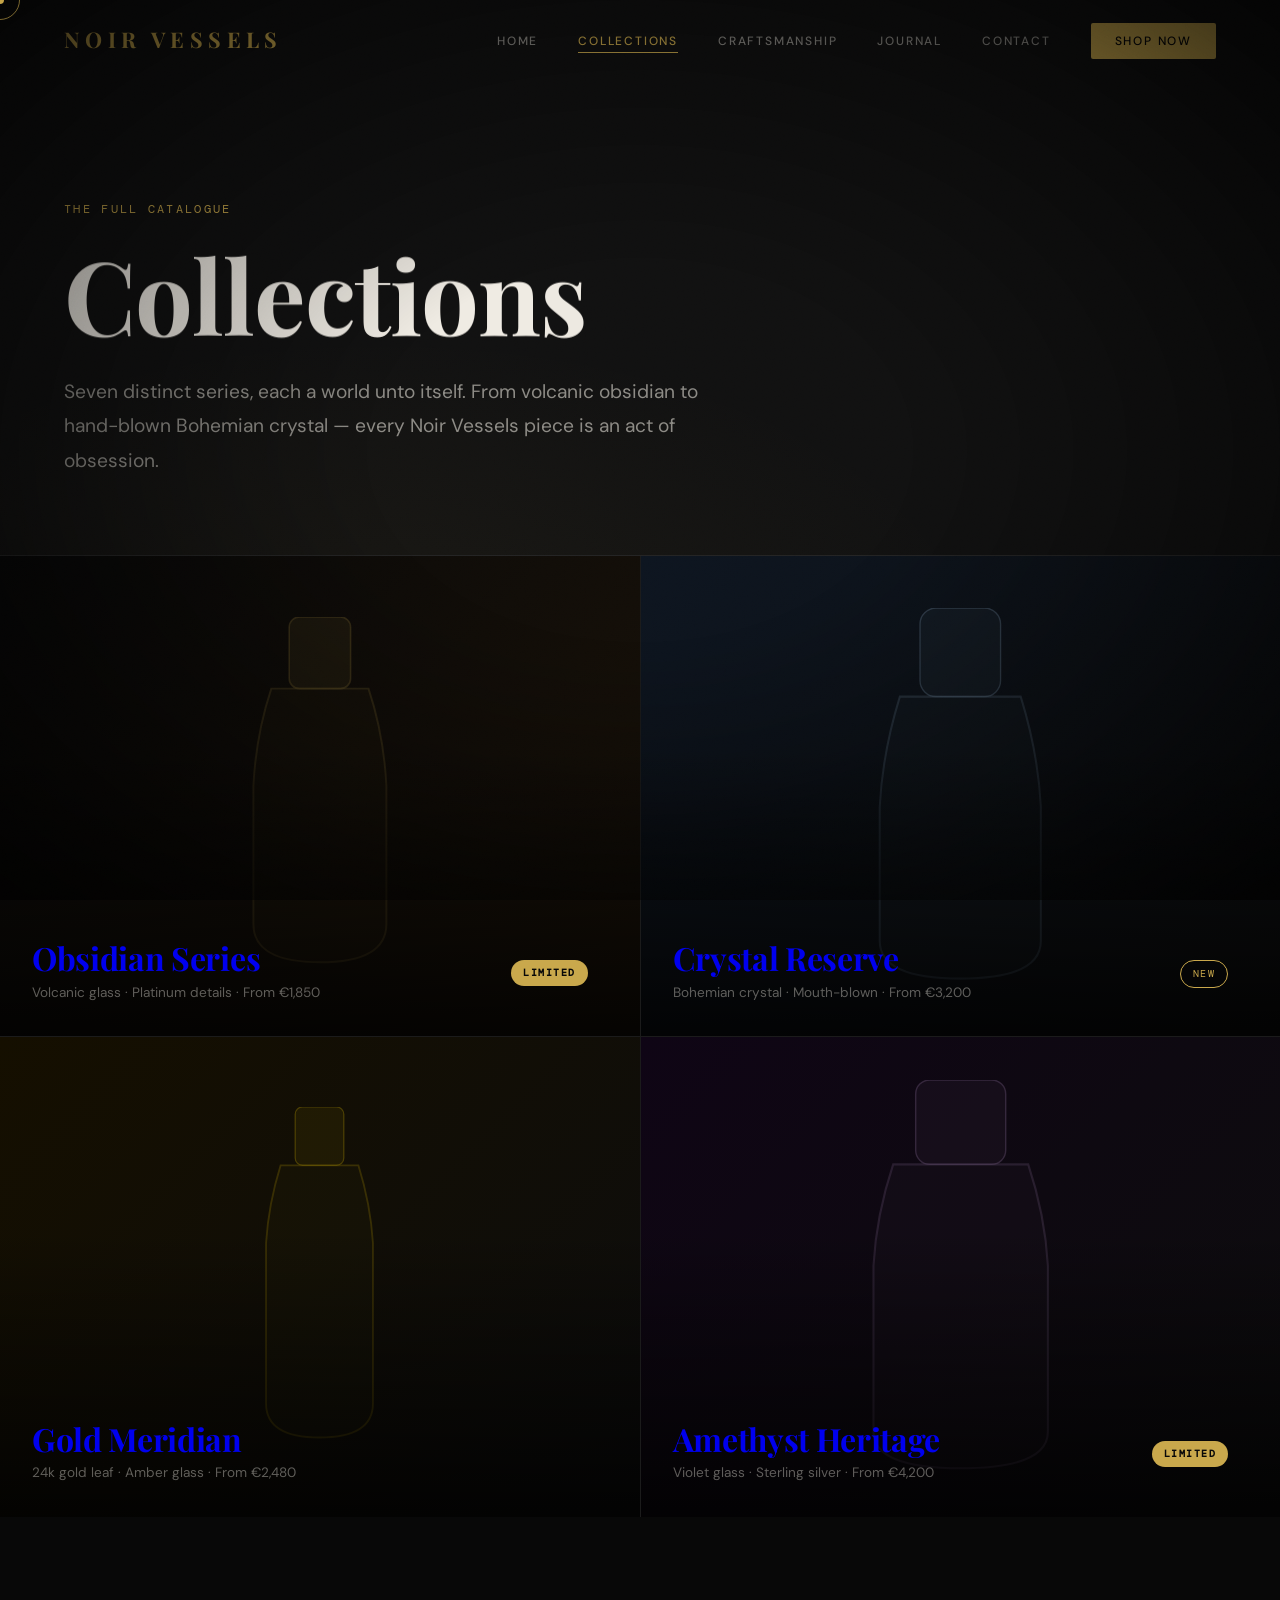
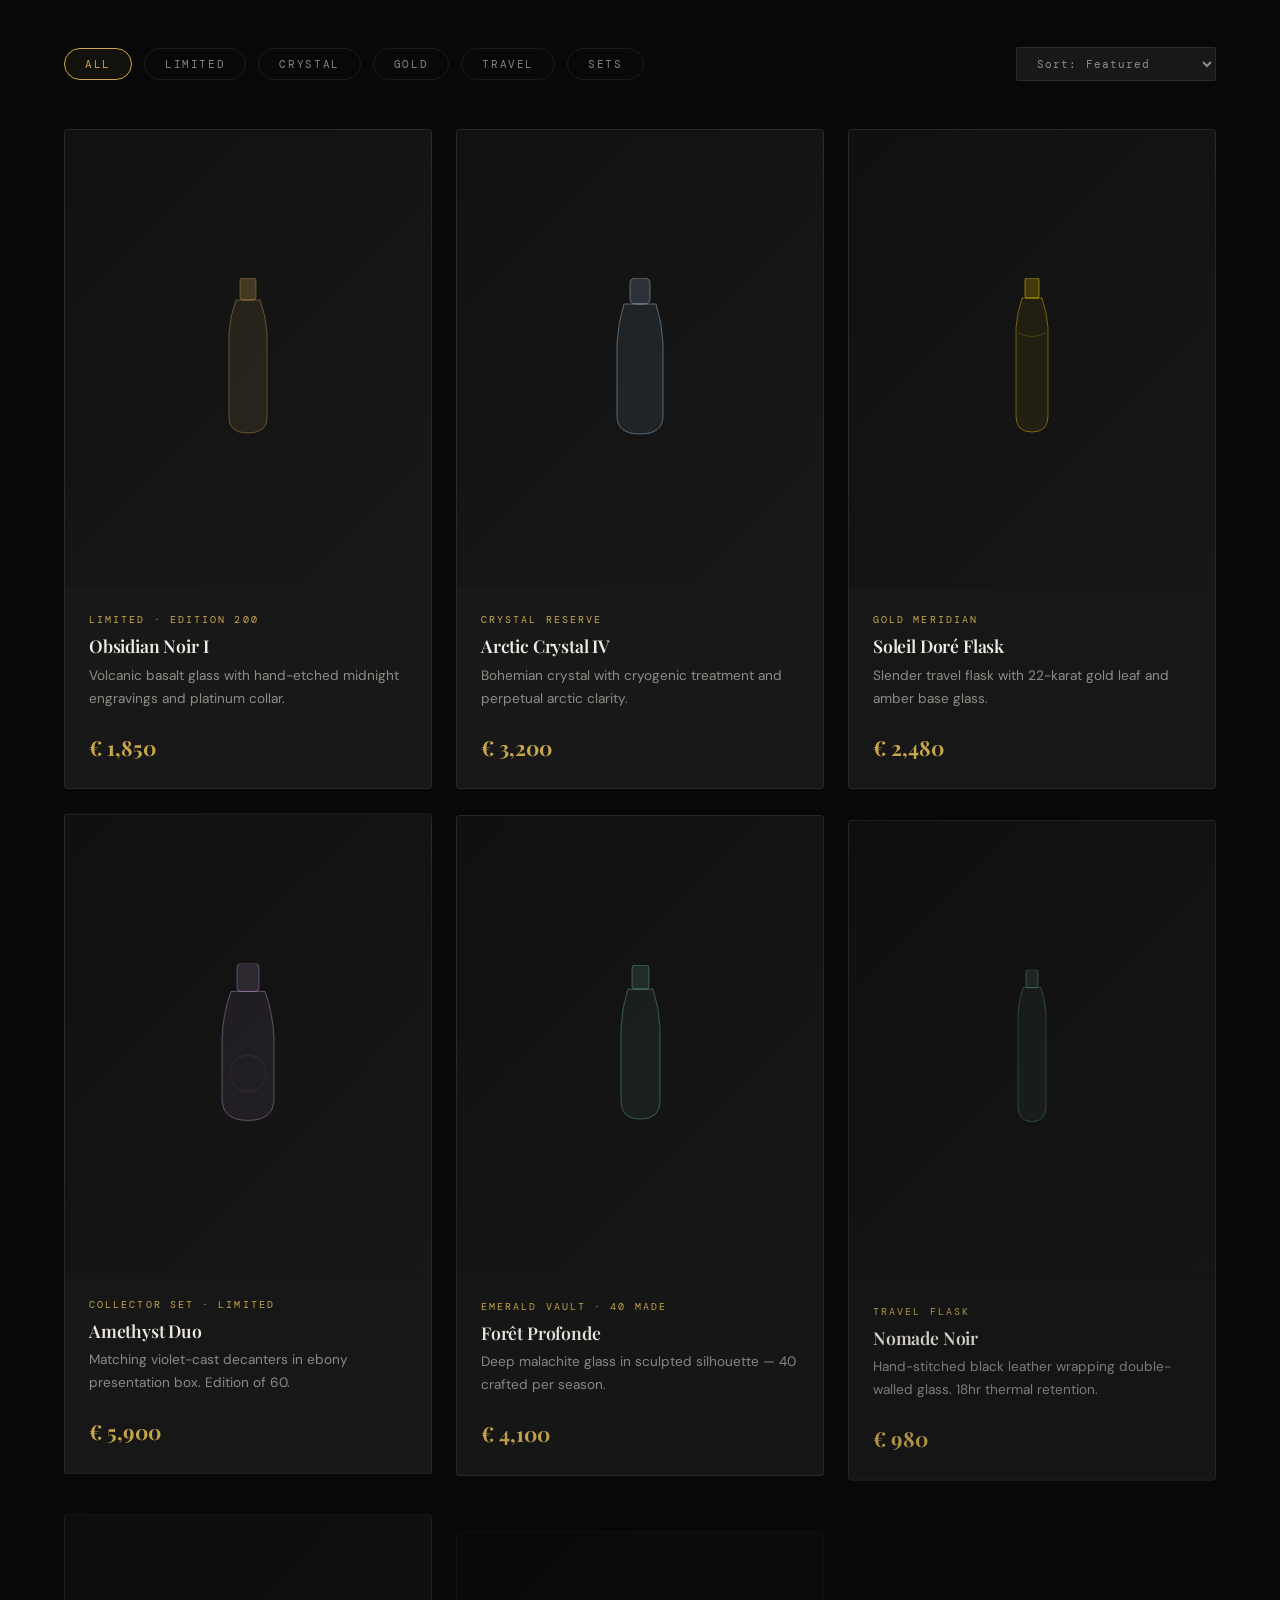
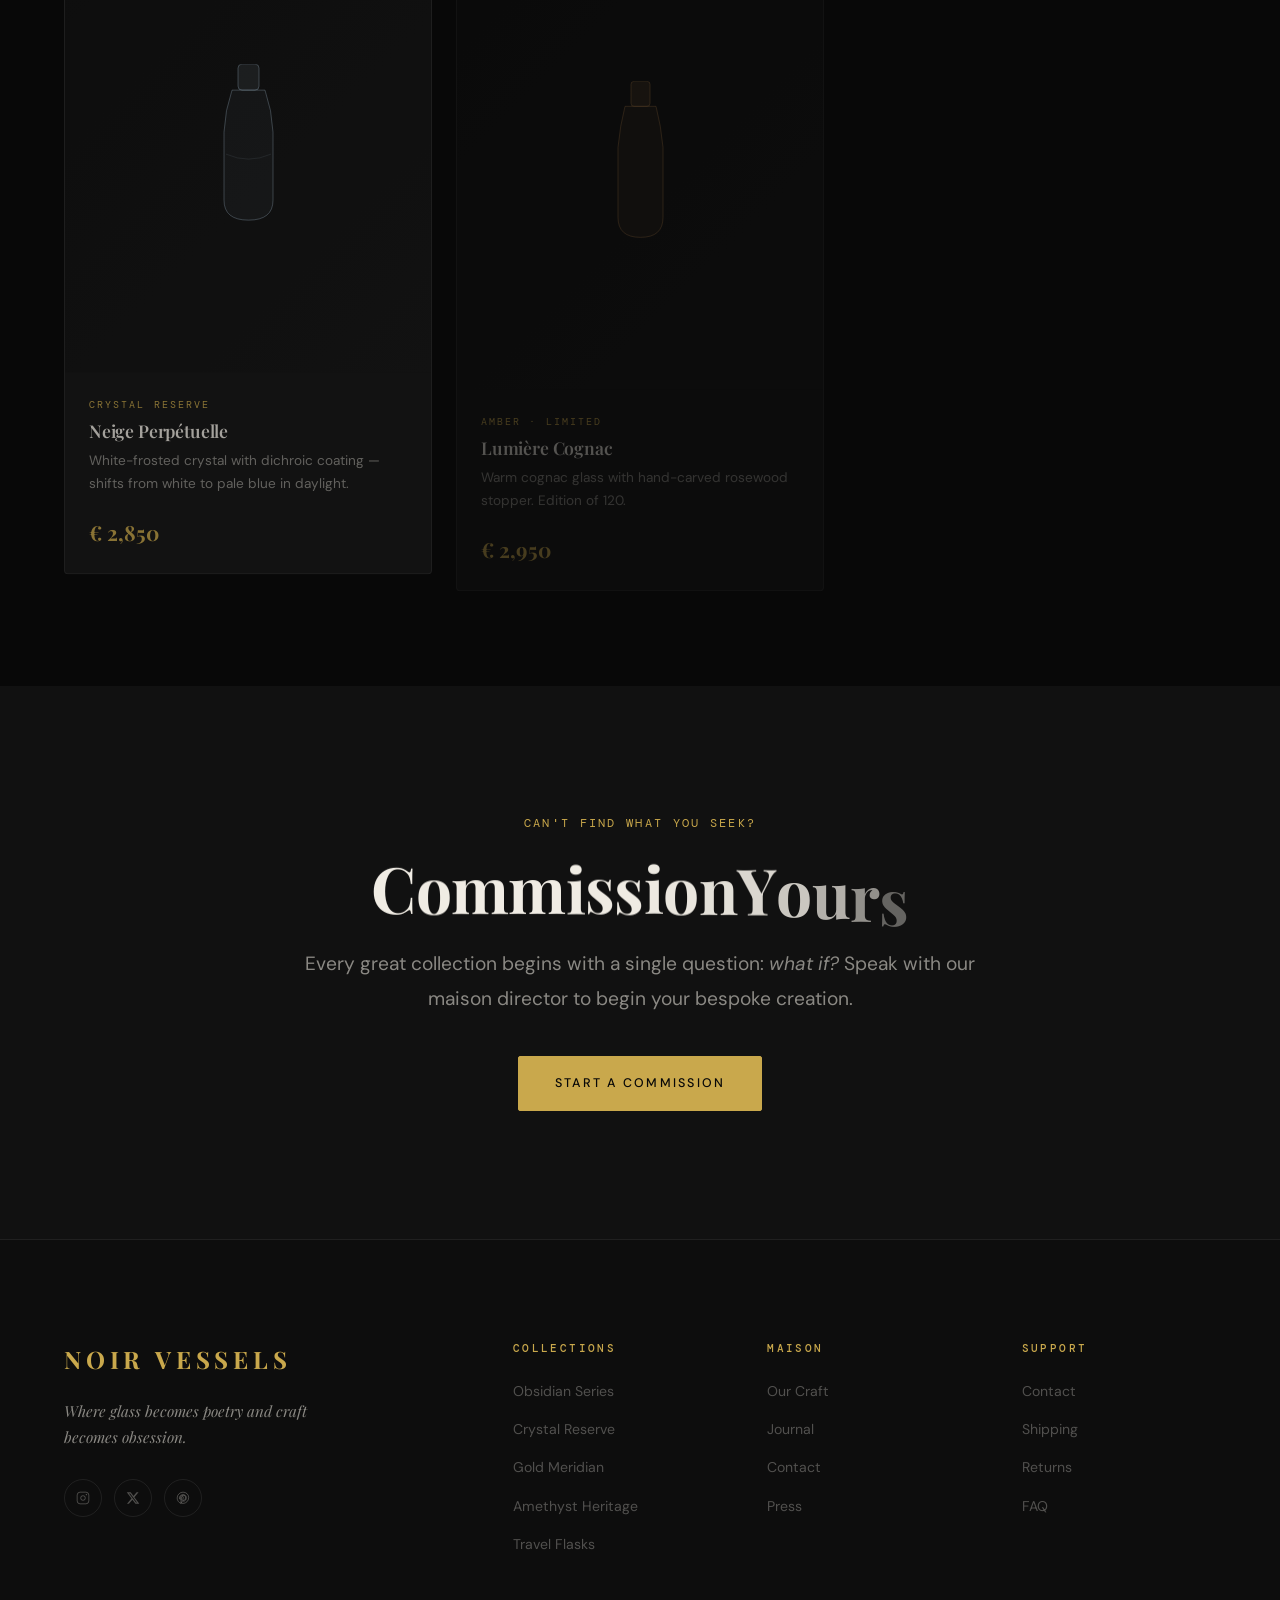
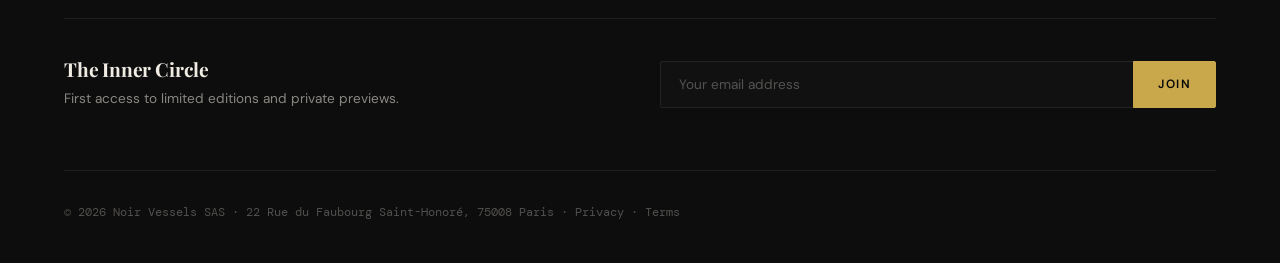
<file: collections.html>
<!DOCTYPE html>
<html lang="en">
<head>
  <meta charset="UTF-8" />
  <meta name="viewport" content="width=device-width, initial-scale=1.0" />
  <meta name="description" content="Noir Vessels Collections — Browse all series: Obsidian, Crystal Reserve, Gold Meridian, Amethyst Heritage, Emerald Vault, Travel Flasks, and Collector Sets." />
  <title>Collections — Noir Vessels</title>

  <link rel="preconnect" href="https://fonts.googleapis.com" />
  <link rel="preconnect" href="https://fonts.gstatic.com" crossorigin />
  <link href="https://fonts.googleapis.com/css2?family=Playfair+Display:ital,wght@0,400;0,700;0,800;1,400;1,700&family=DM+Sans:wght@300;400;500;600&family=DM+Mono:wght@400;500&display=swap" rel="stylesheet" />

  <link rel="stylesheet" href="styles.css" />

  <script src="vendor/gsap.min.js"></script>
  <script src="vendor/ScrollTrigger.min.js"></script>
  <script src="vendor/lenis.min.js"></script>

  <style>
    /* Collections page specific */
    .filter-bar {
      display: flex;
      align-items: center;
      gap: 12px;
      flex-wrap: wrap;
      margin-bottom: 48px;
    }

    .filter-btn {
      padding: 8px 20px;
      border: 1px solid var(--border);
      border-radius: 100px;
      background: transparent;
      font-family: var(--font-mono);
      font-size: 0.68rem;
      letter-spacing: 0.15em;
      text-transform: uppercase;
      color: var(--text-secondary);
      cursor: none;
      transition: all var(--transition-fast);
    }

    .filter-btn:hover,
    .filter-btn.active {
      border-color: var(--gold);
      color: var(--gold);
      background: rgba(201,168,76,0.05);
    }

    .sort-select {
      margin-left: auto;
      background: var(--surface-2);
      border: 1px solid var(--border);
      border-radius: 2px;
      padding: 8px 16px;
      font-family: var(--font-mono);
      font-size: 0.68rem;
      letter-spacing: 0.1em;
      color: var(--text-secondary);
      cursor: none;
      outline: none;
    }

    .collections-hero-grid {
      display: grid;
      grid-template-columns: 1fr 1fr;
      gap: 1px;
      background: var(--border);
      margin-bottom: 2px;
    }

    .collection-hero-card {
      position: relative;
      aspect-ratio: 4/3;
      overflow: hidden;
      background: var(--surface);
      display: flex;
      align-items: flex-end;
      cursor: none;
    }

    .collection-hero-card .card-overlay {
      position: absolute;
      inset: 0;
      display: flex;
      align-items: center;
      justify-content: center;
      background: linear-gradient(to top, rgba(0,0,0,0.8) 0%, transparent 60%);
      transition: background 0.4s;
    }

    .collection-hero-card:hover .card-overlay {
      background: linear-gradient(to top, rgba(0,0,0,0.9) 0%, rgba(0,0,0,0.2) 100%);
    }

    .collection-hero-card .card-overlay-content {
      position: absolute;
      bottom: 32px;
      left: 32px;
      right: 32px;
    }

    .collection-hero-card .card-overlay-content h3 {
      font-size: clamp(1.4rem, 2.5vw, 2rem);
      transition: color 0.3s;
    }

    .collection-hero-card:hover .card-overlay-content h3 {
      color: var(--gold);
    }

    .collection-hero-card .card-overlay-content p {
      font-size: 0.85rem;
      color: var(--text-secondary);
      margin-top: 6px;
      transition: opacity 0.3s;
      opacity: 0.7;
    }

    .collection-hero-card:hover .card-overlay-content p {
      opacity: 1;
    }

    .limited-badge {
      position: absolute;
      top: 20px;
      right: 20px;
      padding: 5px 12px;
      background: var(--gold);
      color: var(--black);
      font-family: var(--font-mono);
      font-size: 0.6rem;
      letter-spacing: 0.15em;
      text-transform: uppercase;
      font-weight: 600;
      border-radius: 100px;
    }

    .new-badge {
      position: absolute;
      top: 20px;
      right: 20px;
      padding: 5px 12px;
      background: transparent;
      border: 1px solid var(--gold);
      color: var(--gold);
      font-family: var(--font-mono);
      font-size: 0.6rem;
      letter-spacing: 0.15em;
      text-transform: uppercase;
      border-radius: 100px;
    }

    .card-series-bg {
      position: absolute;
      inset: 0;
      display: flex;
      align-items: center;
      justify-content: center;
    }

    @media (max-width: 768px) {
      .collections-hero-grid {
        grid-template-columns: 1fr;
      }
    }
  </style>
</head>
<body>

  <div id="loader" aria-hidden="true">
    <div class="loader-logo">COLLECTIONS</div>
    <div class="loader-bar"><div class="loader-bar-fill"></div></div>
  </div>

  <div id="scroll-progress" aria-hidden="true"></div>

  <div id="cursor-dot" aria-hidden="true"></div>
  <div id="cursor-follower" aria-hidden="true"></div>
  <div id="cursor-label" aria-hidden="true"></div>

  <div id="page-transition" aria-hidden="true">
    <div class="pt-panel"></div>
    <div class="pt-logo">NOIR VESSELS</div>
  </div>

  <nav class="mobile-menu" aria-label="Mobile navigation">
    <a href="index.html">Home</a>
    <a href="collections.html">Collections</a>
    <a href="craftsmanship.html">Craftsmanship</a>
    <a href="journal.html">Journal</a>
    <a href="contact.html">Contact</a>
  </nav>

  <header id="nav" role="banner">
    <div class="nav-inner">
      <a href="index.html" class="nav-logo" aria-label="Noir Vessels — Home">NOIR VESSELS</a>
      <ul class="nav-links" aria-label="Primary navigation">
        <li><a href="index.html">Home</a></li>
        <li><a href="collections.html">Collections</a></li>
        <li><a href="craftsmanship.html">Craftsmanship</a></li>
        <li><a href="journal.html">Journal</a></li>
        <li><a href="contact.html">Contact</a></li>
        <li class="nav-cta-item"><a href="collections.html" class="nav-cta">Shop Now</a></li>
      </ul>
      <button class="hamburger" aria-label="Open menu" aria-expanded="false">
        <span></span><span></span><span></span>
      </button>
    </div>
  </header>

  <main>

    <!-- Page Header -->
    <div class="page-header">
      <div class="page-header-bg" aria-hidden="true"></div>
      <div class="container">
        <span class="eyebrow" data-reveal>The Full Catalogue</span>
        <h1 data-split>Collections</h1>
        <p class="lead" style="margin-top:1.5rem;" data-reveal>
          Seven distinct series, each a world unto itself. From volcanic obsidian to hand-blown Bohemian crystal — every Noir Vessels piece is an act of obsession.
        </p>
      </div>
    </div>

    <!-- Series Hero Grid -->
    <section aria-label="Collection series" style="background:var(--black);">
      <div class="collections-hero-grid">

        <a href="product.html" class="collection-hero-card" aria-label="Obsidian Series">
          <div class="card-series-bg" style="background:linear-gradient(135deg,#080808,#1a1208);" aria-hidden="true">
            <svg viewBox="0 0 200 280" fill="none" style="width:40%;height:auto;opacity:0.4;">
              <rect x="76" y="0" width="48" height="56" rx="8" fill="rgba(201,168,76,0.2)" stroke="rgba(201,168,76,0.5)" stroke-width="1.2"/>
              <path d="M62 56 Q50 92 48 132 L48 240 Q48 270 100 270 Q152 270 152 240 L152 132 Q150 92 138 56Z" fill="rgba(201,168,76,0.07)" stroke="rgba(201,168,76,0.4)" stroke-width="1.5"/>
            </svg>
          </div>
          <div class="card-overlay">
            <div class="card-overlay-content">
              <span class="limited-badge" aria-label="Limited edition">Limited</span>
              <h3>Obsidian Series</h3>
              <p>Volcanic glass · Platinum details · From €1,850</p>
            </div>
          </div>
        </a>

        <a href="product.html" class="collection-hero-card" aria-label="Crystal Reserve">
          <div class="card-series-bg" style="background:linear-gradient(135deg,#0d1520,#0d0d0d);" aria-hidden="true">
            <svg viewBox="0 0 200 280" fill="none" style="width:42%;height:auto;opacity:0.4;">
              <rect x="70" y="0" width="60" height="66" rx="12" fill="rgba(180,220,255,0.1)" stroke="rgba(180,220,255,0.5)" stroke-width="1"/>
              <path d="M55 66 Q42 108 40 148 L40 248 Q40 276 100 276 Q160 276 160 248 L160 148 Q158 108 145 66Z" fill="rgba(180,220,255,0.05)" stroke="rgba(180,220,255,0.35)" stroke-width="1.5"/>
            </svg>
          </div>
          <div class="card-overlay">
            <div class="card-overlay-content">
              <span class="new-badge" aria-label="New arrival">New</span>
              <h3>Crystal Reserve</h3>
              <p>Bohemian crystal · Mouth-blown · From €3,200</p>
            </div>
          </div>
        </a>

        <a href="product.html" class="collection-hero-card" aria-label="Gold Meridian">
          <div class="card-series-bg" style="background:linear-gradient(135deg,#150f00,#0d0d0d);" aria-hidden="true">
            <svg viewBox="0 0 200 280" fill="none" style="width:38%;height:auto;opacity:0.4;">
              <rect x="80" y="0" width="40" height="48" rx="6" fill="rgba(255,215,0,0.15)" stroke="rgba(255,215,0,0.6)" stroke-width="1"/>
              <path d="M68 48 Q58 80 56 112 L56 244 Q56 272 100 272 Q144 272 144 244 L144 112 Q142 80 132 48Z" fill="rgba(255,215,0,0.05)" stroke="rgba(255,215,0,0.4)" stroke-width="1.5"/>
            </svg>
          </div>
          <div class="card-overlay">
            <div class="card-overlay-content">
              <h3>Gold Meridian</h3>
              <p>24k gold leaf · Amber glass · From €2,480</p>
            </div>
          </div>
        </a>

        <a href="product.html" class="collection-hero-card" aria-label="Amethyst Heritage">
          <div class="card-series-bg" style="background:linear-gradient(135deg,#0f0515,#0d0d0d);" aria-hidden="true">
            <svg viewBox="0 0 200 280" fill="none" style="width:44%;height:auto;opacity:0.4;">
              <rect x="68" y="0" width="64" height="60" rx="10" fill="rgba(200,160,220,0.1)" stroke="rgba(200,160,220,0.5)" stroke-width="1"/>
              <path d="M52 60 Q40 96 38 132 L38 250 Q38 276 100 276 Q162 276 162 250 L162 132 Q160 96 148 60Z" fill="rgba(200,160,220,0.06)" stroke="rgba(200,160,220,0.35)" stroke-width="1.5"/>
            </svg>
          </div>
          <div class="card-overlay">
            <div class="card-overlay-content">
              <span class="limited-badge" aria-label="Limited edition">Limited</span>
              <h3>Amethyst Heritage</h3>
              <p>Violet glass · Sterling silver · From €4,200</p>
            </div>
          </div>
        </a>

      </div>
    </section>

    <!-- All Products -->
    <section class="section" aria-label="All products">
      <div class="container">

        <!-- Filter bar -->
        <div class="filter-bar" role="group" aria-label="Filter collections">
          <button class="filter-btn active" data-filter="all" aria-pressed="true">All</button>
          <button class="filter-btn" data-filter="limited" aria-pressed="false">Limited</button>
          <button class="filter-btn" data-filter="crystal" aria-pressed="false">Crystal</button>
          <button class="filter-btn" data-filter="gold" aria-pressed="false">Gold</button>
          <button class="filter-btn" data-filter="travel" aria-pressed="false">Travel</button>
          <button class="filter-btn" data-filter="set" aria-pressed="false">Sets</button>
          <select class="sort-select" aria-label="Sort by">
            <option>Sort: Featured</option>
            <option>Price: Low to High</option>
            <option>Price: High to Low</option>
            <option>Newest First</option>
          </select>
        </div>

        <div class="card-grid" data-stagger-parent id="products-grid">

          <article class="card" data-stagger-child data-category="limited">
            <a href="product.html" style="text-decoration:none;color:inherit;cursor:none;">
              <div class="card-img">
                <div class="card-img-placeholder">
                  <svg width="60" height="160" viewBox="0 0 60 160" fill="none" aria-hidden="true">
                    <rect x="22" y="0" width="16" height="22" rx="3" fill="rgba(201,168,76,0.25)" stroke="rgba(201,168,76,0.5)" stroke-width="0.8"/>
                    <path d="M18 22 Q12 38 11 55 L11 140 Q11 155 30 155 Q49 155 49 140 L49 55 Q48 38 42 22Z" fill="rgba(201,168,76,0.1)" stroke="rgba(201,168,76,0.4)" stroke-width="1"/>
                  </svg>
                </div>
              </div>
              <div class="card-body">
                <span class="card-label">Limited · Edition 200</span>
                <h3 class="card-title">Obsidian Noir I</h3>
                <p class="card-desc">Volcanic basalt glass with hand-etched midnight engravings and platinum collar.</p>
                <span class="card-price">€ 1,850</span>
              </div>
            </a>
          </article>

          <article class="card" data-stagger-child data-category="crystal">
            <a href="product.html" style="text-decoration:none;color:inherit;cursor:none;">
              <div class="card-img">
                <div class="card-img-placeholder">
                  <svg width="60" height="160" viewBox="0 0 60 160" fill="none" aria-hidden="true">
                    <rect x="20" y="0" width="20" height="26" rx="5" fill="rgba(180,220,255,0.15)" stroke="rgba(180,220,255,0.5)" stroke-width="0.8"/>
                    <path d="M14 26 Q8 45 7 65 L7 138 Q7 156 30 156 Q53 156 53 138 L53 65 Q52 45 46 26Z" fill="rgba(180,220,255,0.07)" stroke="rgba(180,220,255,0.4)" stroke-width="1"/>
                  </svg>
                </div>
              </div>
              <div class="card-body">
                <span class="card-label">Crystal Reserve</span>
                <h3 class="card-title">Arctic Crystal IV</h3>
                <p class="card-desc">Bohemian crystal with cryogenic treatment and perpetual arctic clarity.</p>
                <span class="card-price">€ 3,200</span>
              </div>
            </a>
          </article>

          <article class="card" data-stagger-child data-category="gold">
            <a href="product.html" style="text-decoration:none;color:inherit;cursor:none;">
              <div class="card-img">
                <div class="card-img-placeholder">
                  <svg width="50" height="160" viewBox="0 0 50 160" fill="none" aria-hidden="true">
                    <rect x="18" y="0" width="14" height="20" rx="2" fill="rgba(255,215,0,0.2)" stroke="rgba(255,215,0,0.6)" stroke-width="0.8"/>
                    <path d="M15 20 Q10 35 9 50 L9 138 Q9 154 25 154 Q41 154 41 138 L41 50 Q40 35 35 20Z" fill="rgba(255,215,0,0.06)" stroke="rgba(255,215,0,0.4)" stroke-width="1"/>
                    <path d="M11 55 Q25 62 39 55" stroke="rgba(255,215,0,0.3)" stroke-width="0.6" fill="none"/>
                  </svg>
                </div>
              </div>
              <div class="card-body">
                <span class="card-label">Gold Meridian</span>
                <h3 class="card-title">Soleil Doré Flask</h3>
                <p class="card-desc">Slender travel flask with 22-karat gold leaf and amber base glass.</p>
                <span class="card-price">€ 2,480</span>
              </div>
            </a>
          </article>

          <article class="card" data-stagger-child data-category="set limited">
            <a href="product.html" style="text-decoration:none;color:inherit;cursor:none;">
              <div class="card-img">
                <div class="card-img-placeholder">
                  <svg width="70" height="160" viewBox="0 0 70 160" fill="none" aria-hidden="true">
                    <rect x="24" y="0" width="22" height="28" rx="4" fill="rgba(200,160,220,0.15)" stroke="rgba(200,160,220,0.5)" stroke-width="0.8"/>
                    <path d="M18 28 Q10 50 9 75 L9 135 Q9 157 35 157 Q61 157 61 135 L61 75 Q60 50 52 28Z" fill="rgba(200,160,220,0.08)" stroke="rgba(200,160,220,0.4)" stroke-width="1"/>
                    <circle cx="35" cy="110" r="18" fill="none" stroke="rgba(200,160,220,0.12)" stroke-width="0.8"/>
                  </svg>
                </div>
              </div>
              <div class="card-body">
                <span class="card-label">Collector Set · Limited</span>
                <h3 class="card-title">Amethyst Duo</h3>
                <p class="card-desc">Matching violet-cast decanters in ebony presentation box. Edition of 60.</p>
                <span class="card-price">€ 5,900</span>
              </div>
            </a>
          </article>

          <article class="card" data-stagger-child data-category="limited">
            <a href="product.html" style="text-decoration:none;color:inherit;cursor:none;">
              <div class="card-img">
                <div class="card-img-placeholder">
                  <svg width="55" height="160" viewBox="0 0 55 160" fill="none" aria-hidden="true">
                    <rect x="19" y="0" width="17" height="24" rx="3" fill="rgba(120,200,160,0.15)" stroke="rgba(120,200,160,0.5)" stroke-width="0.8"/>
                    <path d="M15 24 Q9 42 8 62 L8 136 Q8 154 27.5 154 Q47 154 47 136 L47 62 Q46 42 40 24Z" fill="rgba(120,200,160,0.07)" stroke="rgba(120,200,160,0.4)" stroke-width="1"/>
                  </svg>
                </div>
              </div>
              <div class="card-body">
                <span class="card-label">Emerald Vault · 40 Made</span>
                <h3 class="card-title">Forêt Profonde</h3>
                <p class="card-desc">Deep malachite glass in sculpted silhouette — 40 crafted per season.</p>
                <span class="card-price">€ 4,100</span>
              </div>
            </a>
          </article>

          <article class="card" data-stagger-child data-category="travel">
            <a href="product.html" style="text-decoration:none;color:inherit;cursor:none;">
              <div class="card-img">
                <div class="card-img-placeholder">
                  <svg width="40" height="160" viewBox="0 0 40 160" fill="none" aria-hidden="true">
                    <rect x="14" y="0" width="12" height="18" rx="2" fill="rgba(120,200,160,0.12)" stroke="rgba(120,200,160,0.5)" stroke-width="0.7"/>
                    <path d="M11 18 Q7 30 6 45 L6 136 Q6 152 20 152 Q34 152 34 136 L34 45 Q33 30 29 18Z" fill="rgba(120,200,160,0.06)" stroke="rgba(120,200,160,0.35)" stroke-width="0.9"/>
                  </svg>
                </div>
              </div>
              <div class="card-body">
                <span class="card-label">Travel Flask</span>
                <h3 class="card-title">Nomade Noir</h3>
                <p class="card-desc">Hand-stitched black leather wrapping double-walled glass. 18hr thermal retention.</p>
                <span class="card-price">€ 980</span>
              </div>
            </a>
          </article>

          <article class="card" data-stagger-child data-category="crystal">
            <a href="product.html" style="text-decoration:none;color:inherit;cursor:none;">
              <div class="card-img">
                <div class="card-img-placeholder">
                  <svg width="65" height="160" viewBox="0 0 65 160" fill="none" aria-hidden="true">
                    <rect x="22" y="0" width="21" height="26" rx="4" fill="rgba(200,230,255,0.1)" stroke="rgba(200,230,255,0.45)" stroke-width="0.8"/>
                    <path d="M16 26 Q9 46 8 68 L8 136 Q8 156 32.5 156 Q57 156 57 136 L57 68 Q56 46 49 26Z" fill="rgba(200,230,255,0.05)" stroke="rgba(200,230,255,0.35)" stroke-width="1"/>
                    <path d="M10 90 Q32.5 100 55 90" stroke="rgba(200,230,255,0.2)" stroke-width="0.6" fill="none"/>
                  </svg>
                </div>
              </div>
              <div class="card-body">
                <span class="card-label">Crystal Reserve</span>
                <h3 class="card-title">Neige Perpétuelle</h3>
                <p class="card-desc">White-frosted crystal with dichroic coating — shifts from white to pale blue in daylight.</p>
                <span class="card-price">€ 2,850</span>
              </div>
            </a>
          </article>

          <article class="card" data-stagger-child data-category="gold limited">
            <a href="product.html" style="text-decoration:none;color:inherit;cursor:none;">
              <div class="card-img">
                <div class="card-img-placeholder">
                  <svg width="65" height="160" viewBox="0 0 65 160" fill="none" aria-hidden="true">
                    <rect x="23" y="0" width="19" height="25" rx="3" fill="rgba(255,180,100,0.15)" stroke="rgba(255,180,100,0.5)" stroke-width="0.8"/>
                    <path d="M17 25 Q12 44 10 66 L10 136 Q10 156 32.5 156 Q55 156 55 136 L55 66 Q53 44 48 25Z" fill="rgba(255,180,100,0.07)" stroke="rgba(255,180,100,0.4)" stroke-width="1"/>
                  </svg>
                </div>
              </div>
              <div class="card-body">
                <span class="card-label">Amber · Limited</span>
                <h3 class="card-title">Lumière Cognac</h3>
                <p class="card-desc">Warm cognac glass with hand-carved rosewood stopper. Edition of 120.</p>
                <span class="card-price">€ 2,950</span>
              </div>
            </a>
          </article>

          <article class="card" data-stagger-child data-category="set">
            <a href="product.html" style="text-decoration:none;color:inherit;cursor:none;">
              <div class="card-img">
                <div class="card-img-placeholder">
                  <svg width="70" height="160" viewBox="0 0 70 160" fill="none" aria-hidden="true">
                    <rect x="10" y="5" width="16" height="20" rx="2" fill="rgba(201,168,76,0.1)" stroke="rgba(201,168,76,0.4)" stroke-width="0.7" transform="rotate(-8 18 15)"/>
                    <rect x="44" y="5" width="16" height="20" rx="2" fill="rgba(201,168,76,0.1)" stroke="rgba(201,168,76,0.4)" stroke-width="0.7" transform="rotate(8 52 15)"/>
                    <path d="M14 30 Q10 46 9 64 L9 136 Q9 152 27 152 Q45 152 45 136 L45 64 Q44 46 40 30Z" fill="rgba(201,168,76,0.06)" stroke="rgba(201,168,76,0.3)" stroke-width="0.8" transform="rotate(-5 27 90)"/>
                    <path d="M28 30 Q24 46 23 64 L23 136 Q23 152 43 152 Q63 152 63 136 L63 64 Q62 46 58 30Z" fill="rgba(201,168,76,0.06)" stroke="rgba(201,168,76,0.3)" stroke-width="0.8" transform="rotate(5 43 90)"/>
                  </svg>
                </div>
              </div>
              <div class="card-body">
                <span class="card-label">Collector Trio Set</span>
                <h3 class="card-title">Triumvirat Noir</h3>
                <p class="card-desc">Three complementary vessels in obsidian, crystal and gold — presented in a lacquered cabinet.</p>
                <span class="card-price">€ 8,400</span>
              </div>
            </a>
          </article>

        </div>
      </div>
    </section>

    <!-- CTA Banner -->
    <section class="section section-alt" style="text-align:center;" aria-label="Bespoke commissions">
      <div class="container">
        <span class="eyebrow" data-reveal>Can't Find What You Seek?</span>
        <h2 data-split>Commission<br>Yours</h2>
        <p class="lead text-center" style="margin:1.5rem auto 2.5rem;" data-reveal>
          Every great collection begins with a single question: <em>what if?</em> Speak with our maison director to begin your bespoke creation.
        </p>
        <a href="contact.html" class="btn btn-primary">Start a Commission</a>
      </div>
    </section>

  </main>

  <footer role="contentinfo">
    <div class="container">
      <div class="footer-top">
        <div class="footer-brand">
          <a href="index.html" class="footer-logo">NOIR VESSELS</a>
          <p class="footer-tagline">Where glass becomes poetry and craft becomes obsession.</p>
          <div class="footer-social" aria-label="Social media links">
            <a href="#" aria-label="Instagram" rel="noopener"><svg width="14" height="14" viewBox="0 0 24 24" fill="none" stroke="currentColor" stroke-width="1.5" aria-hidden="true"><rect x="2" y="2" width="20" height="20" rx="5"/><circle cx="12" cy="12" r="4"/><circle cx="17.5" cy="6.5" r="0.5" fill="currentColor"/></svg></a>
            <a href="#" aria-label="Twitter" rel="noopener"><svg width="14" height="14" viewBox="0 0 24 24" fill="currentColor" aria-hidden="true"><path d="M18.244 2.25h3.308l-7.227 8.26 8.502 11.24H16.17l-5.214-6.817L4.99 21.75H1.68l7.73-8.835L1.254 2.25H8.08l4.713 6.231zm-1.161 17.52h1.833L7.084 4.126H5.117z"/></svg></a>
            <a href="#" aria-label="Pinterest" rel="noopener"><svg width="14" height="14" viewBox="0 0 24 24" fill="none" stroke="currentColor" stroke-width="1.5" aria-hidden="true"><path d="M12 2C6.48 2 2 6.48 2 12c0 4.24 2.65 7.86 6.39 9.29-.09-.78-.17-1.98.04-2.83.18-.77 1.22-5.14 1.22-5.14s-.31-.62-.31-1.54c0-1.44.84-2.52 1.88-2.52.89 0 1.31.67 1.31 1.47 0 .9-.57 2.24-.87 3.49-.25 1.04.52 1.89 1.54 1.89 1.85 0 3.09-2.36 3.09-5.15 0-2.12-1.44-3.72-4.04-3.72-2.94 0-4.77 2.2-4.77 4.64 0 .84.24 1.43.62 1.89.17.2.19.28.13.51-.04.17-.14.57-.18.73-.06.24-.24.32-.44.23-1.24-.51-1.82-1.87-1.82-3.4 0-2.52 2.12-5.54 6.33-5.54 3.37 0 5.6 2.44 5.6 5.06 0 3.46-1.93 6.06-4.76 6.06-.95 0-1.85-.51-2.16-1.09l-.6 2.35c-.2.76-.72 1.71-1.11 2.29.84.25 1.73.39 2.65.39 5.52 0 10-4.48 10-10S17.52 2 12 2z"/></svg></a>
          </div>
        </div>
        <div class="footer-col">
          <h5>Collections</h5>
          <ul>
            <li><a href="collections.html">Obsidian Series</a></li>
            <li><a href="collections.html">Crystal Reserve</a></li>
            <li><a href="collections.html">Gold Meridian</a></li>
            <li><a href="collections.html">Amethyst Heritage</a></li>
            <li><a href="collections.html">Travel Flasks</a></li>
          </ul>
        </div>
        <div class="footer-col">
          <h5>Maison</h5>
          <ul>
            <li><a href="craftsmanship.html">Our Craft</a></li>
            <li><a href="journal.html">Journal</a></li>
            <li><a href="contact.html">Contact</a></li>
            <li><a href="contact.html">Press</a></li>
          </ul>
        </div>
        <div class="footer-col">
          <h5>Support</h5>
          <ul>
            <li><a href="contact.html">Contact</a></li>
            <li><a href="#">Shipping</a></li>
            <li><a href="#">Returns</a></li>
            <li><a href="#">FAQ</a></li>
          </ul>
        </div>
        <div class="footer-newsletter">
          <div>
            <h4>The Inner Circle</h4>
            <p>First access to limited editions and private previews.</p>
          </div>
          <form class="newsletter-form" aria-label="Newsletter signup">
            <label for="footer-email-c" style="position:absolute;clip:rect(0,0,0,0);overflow:hidden;">Email</label>
            <input type="email" id="footer-email-c" placeholder="Your email address" required autocomplete="email" />
            <button type="submit">Join</button>
          </form>
        </div>
      </div>
      <div class="footer-bottom">
        <p class="footer-legal">&copy; 2026 Noir Vessels SAS · 22 Rue du Faubourg Saint-Honoré, 75008 Paris · <a href="#">Privacy</a> · <a href="#">Terms</a></p>
      </div>
    </div>
  </footer>

  <script>
    if (typeof gsap !== 'undefined' && typeof ScrollTrigger !== 'undefined') {
      gsap.registerPlugin(ScrollTrigger);
    }

    // Filter logic
    document.addEventListener('DOMContentLoaded', () => {
      const filterBtns = document.querySelectorAll('.filter-btn');
      const cards = document.querySelectorAll('#products-grid .card');

      filterBtns.forEach(btn => {
        btn.addEventListener('click', () => {
          filterBtns.forEach(b => { b.classList.remove('active'); b.setAttribute('aria-pressed', 'false'); });
          btn.classList.add('active');
          btn.setAttribute('aria-pressed', 'true');

          const filter = btn.dataset.filter;
          cards.forEach(card => {
            if (filter === 'all' || (card.dataset.category && card.dataset.category.includes(filter))) {
              card.style.display = '';
            } else {
              card.style.display = 'none';
            }
          });
        });
      });
    });
  </script>
  <script src="main.js"></script>
</body>
</html>
</file>
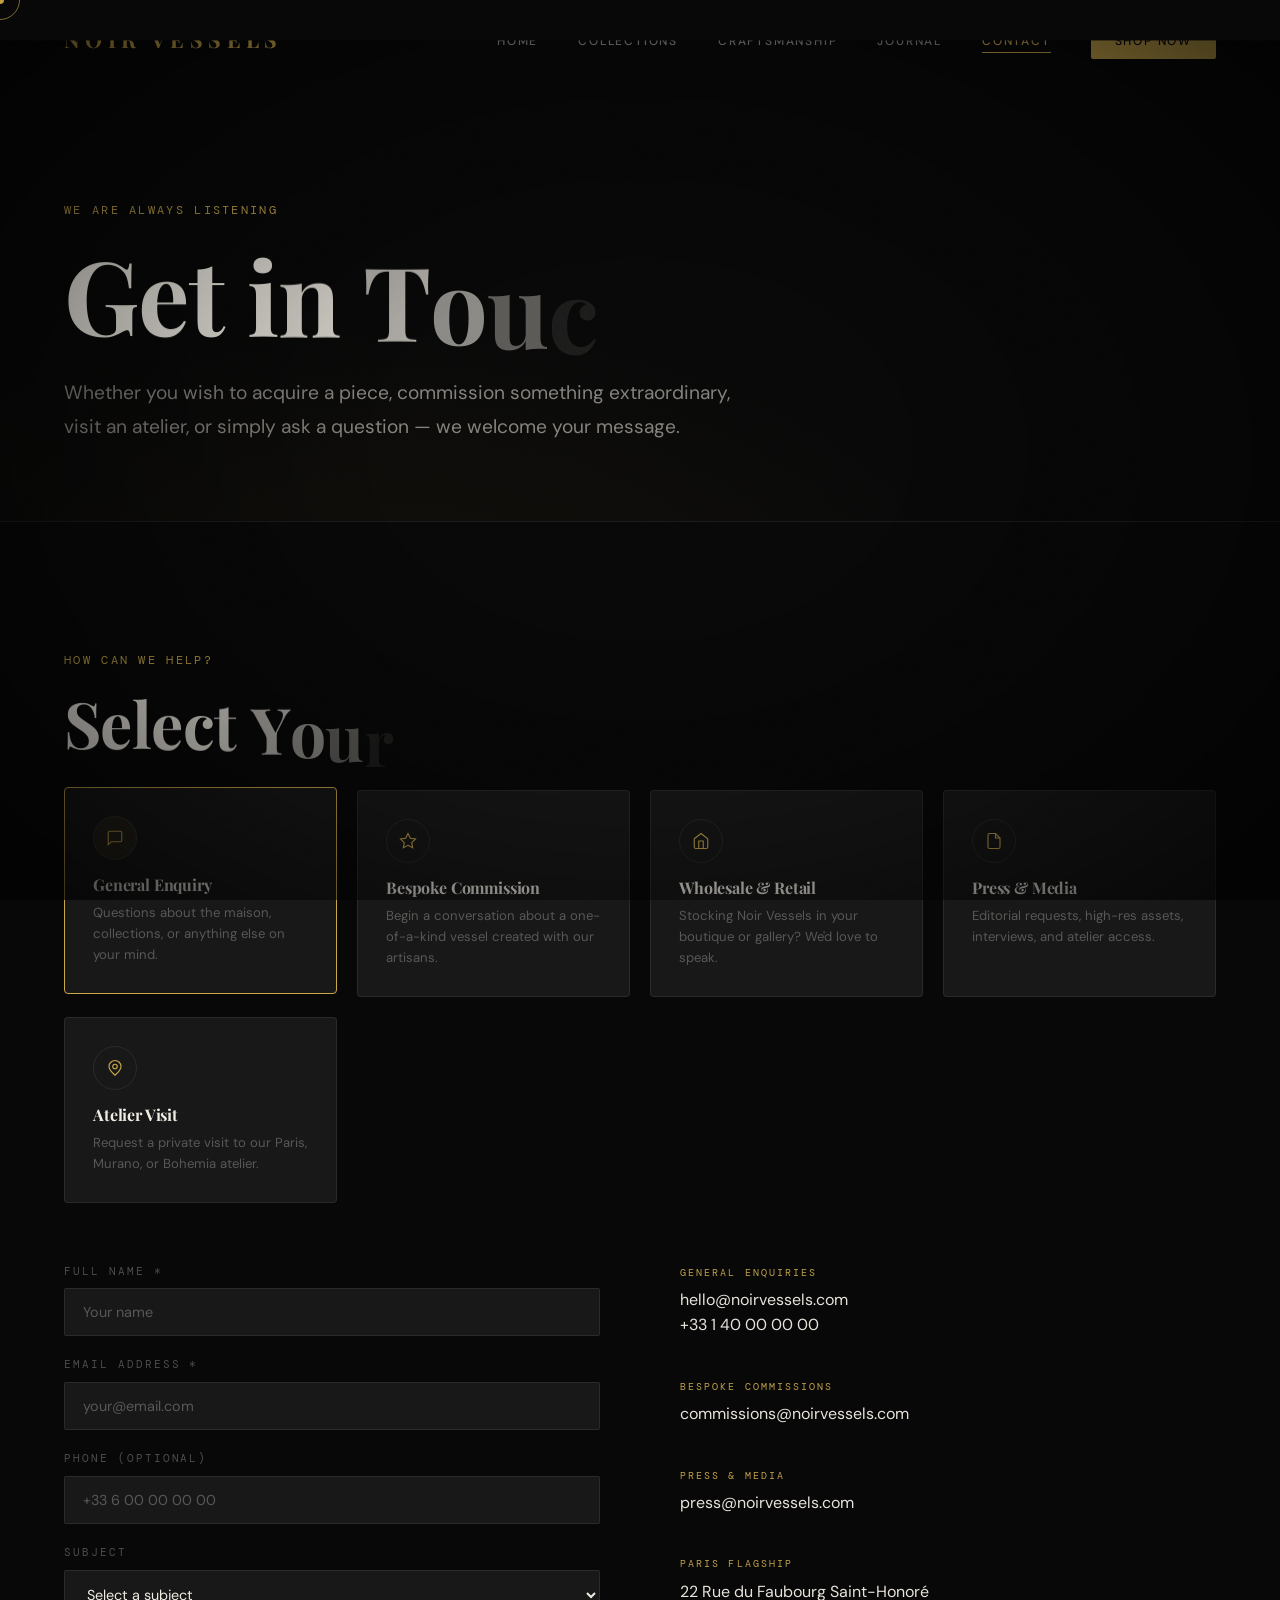
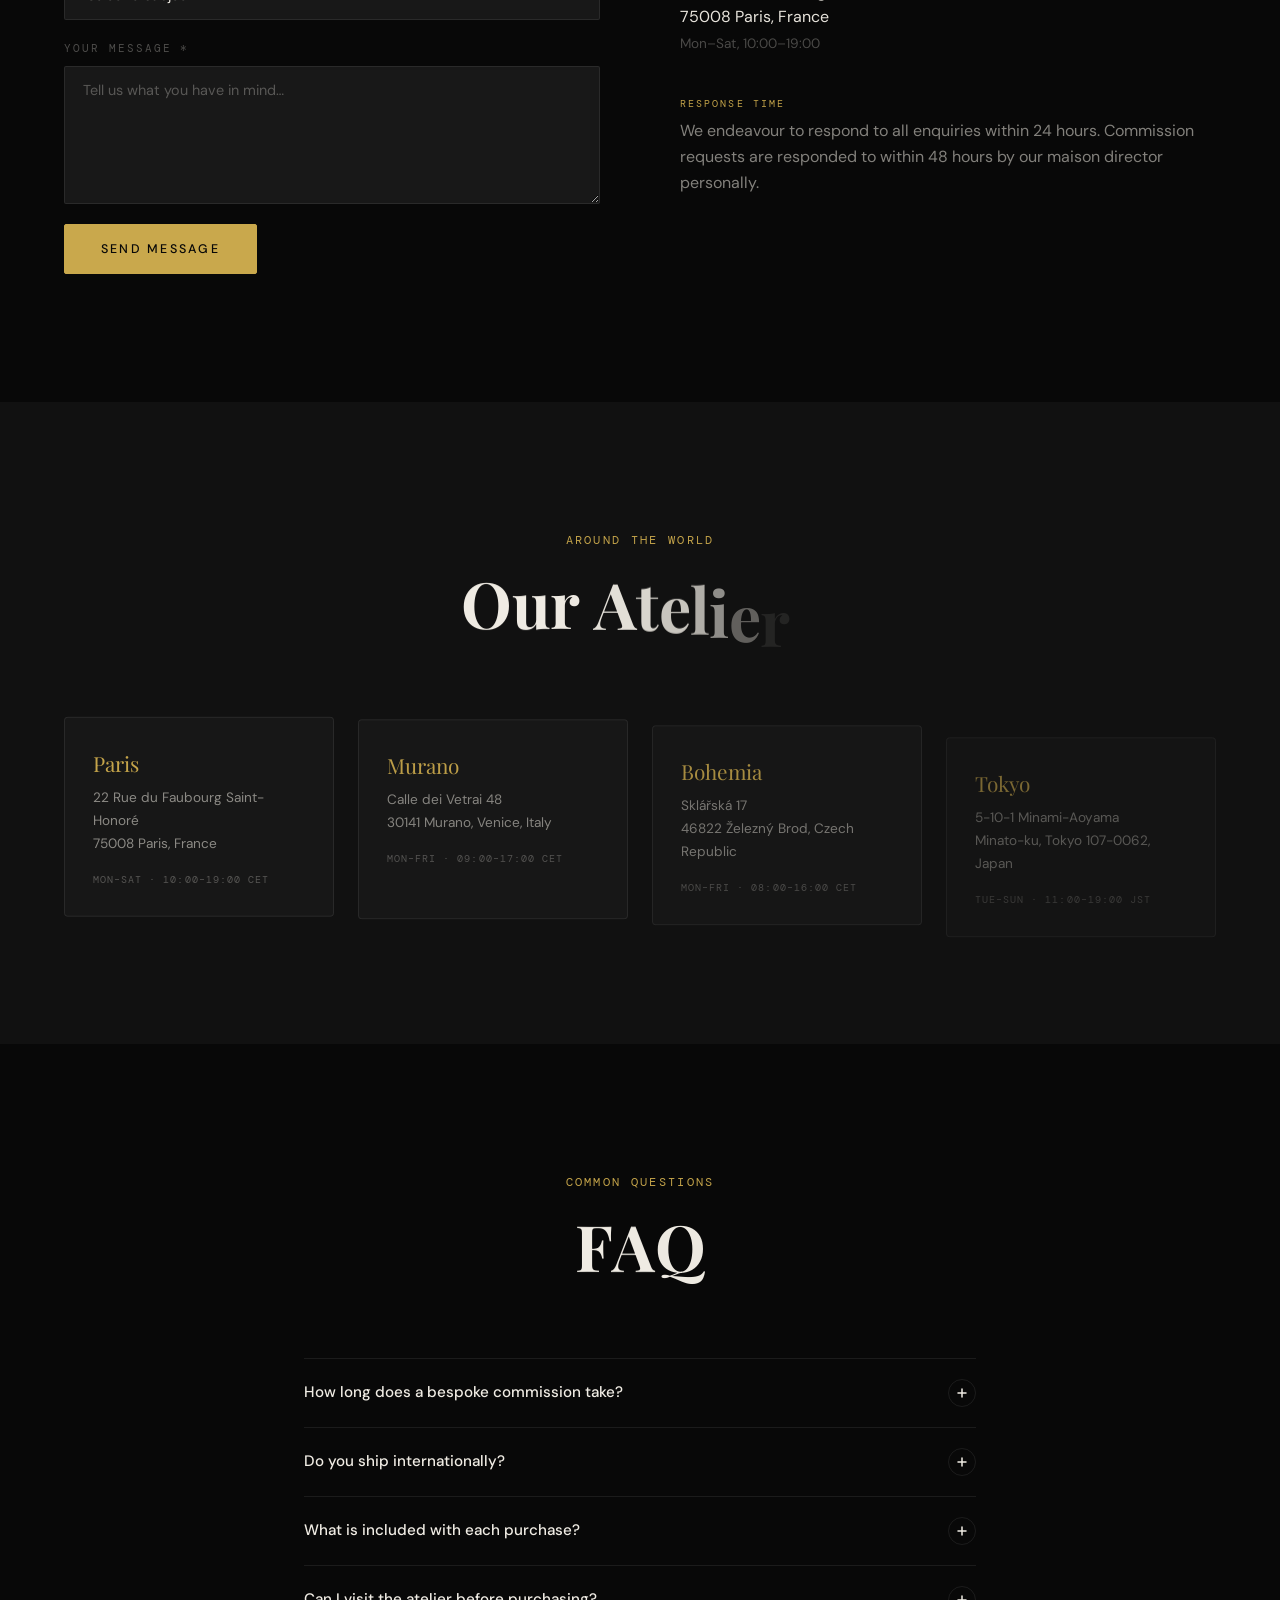
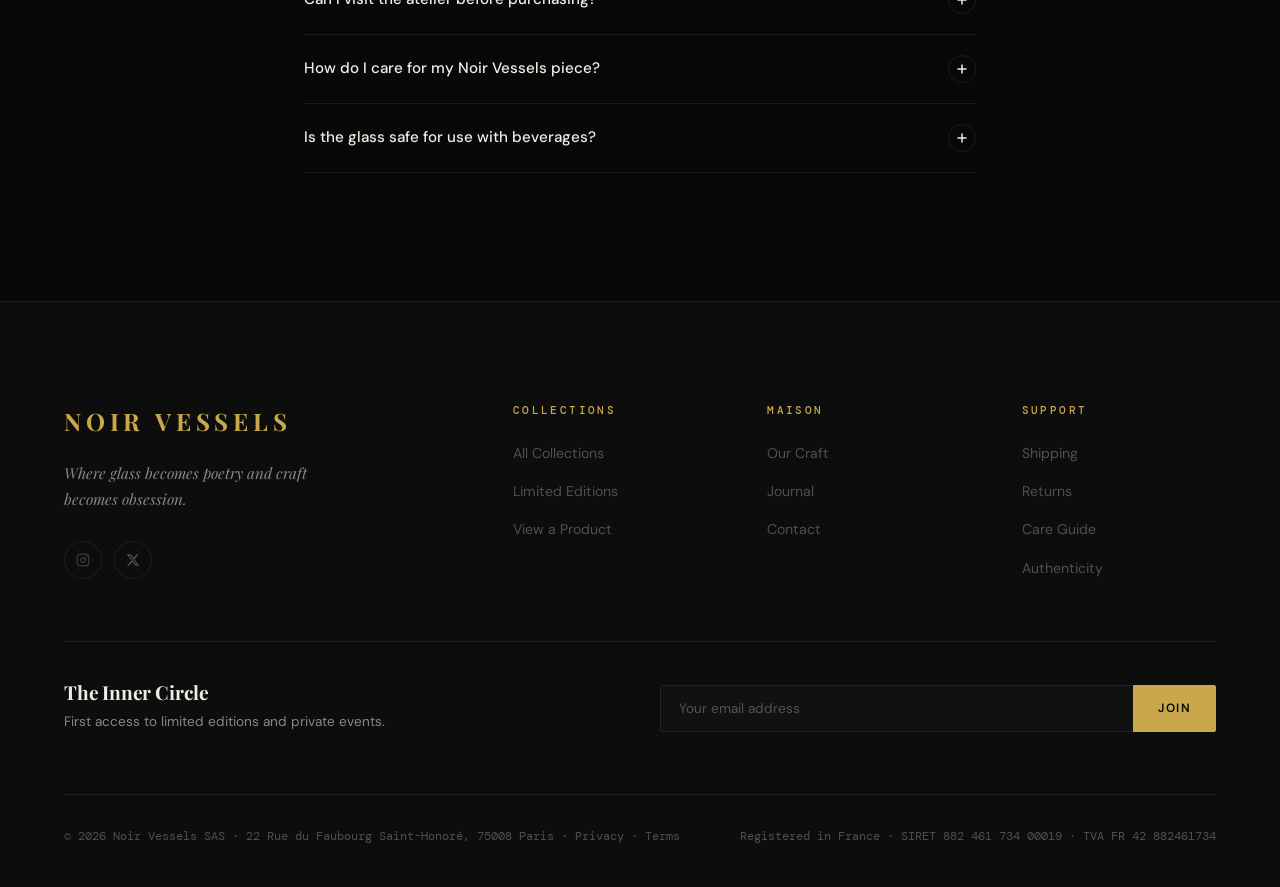
<file: contact.html>
<!DOCTYPE html>
<html lang="en">
<head>
  <meta charset="UTF-8" />
  <meta name="viewport" content="width=device-width, initial-scale=1.0" />
  <meta name="description" content="Contact Noir Vessels — Inquiries, bespoke commissions, wholesale, press, and atelier visits." />
  <title>Contact — Noir Vessels</title>

  <link rel="preconnect" href="https://fonts.googleapis.com" />
  <link rel="preconnect" href="https://fonts.gstatic.com" crossorigin />
  <link href="https://fonts.googleapis.com/css2?family=Playfair+Display:ital,wght@0,400;0,700;0,800;1,400;1,700&family=DM+Sans:wght@300;400;500;600&family=DM+Mono:wght@400;500&display=swap" rel="stylesheet" />

  <link rel="stylesheet" href="styles.css" />

  <script src="vendor/gsap.min.js"></script>
  <script src="vendor/ScrollTrigger.min.js"></script>
  <script src="vendor/lenis.min.js"></script>

  <style>
    .contact-type-grid {
      display: grid;
      grid-template-columns: repeat(auto-fit, minmax(240px, 1fr));
      gap: 20px;
      margin-bottom: 60px;
    }

    .contact-type-card {
      background: var(--surface-2);
      border: 1px solid var(--border);
      border-radius: 4px;
      padding: 28px;
      cursor: none;
      transition: border-color var(--transition-fast), transform var(--transition-medium);
    }

    .contact-type-card:hover,
    .contact-type-card.active {
      border-color: var(--gold);
      transform: translateY(-3px);
    }

    .contact-type-card .type-icon {
      width: 44px;
      height: 44px;
      border: 1px solid var(--border);
      border-radius: 50%;
      display: flex;
      align-items: center;
      justify-content: center;
      margin-bottom: 16px;
      color: var(--gold);
      transition: background 0.3s;
    }

    .contact-type-card:hover .type-icon,
    .contact-type-card.active .type-icon {
      background: rgba(201,168,76,0.08);
    }

    .contact-type-card h4 {
      font-size: 1rem;
      margin-bottom: 8px;
      font-family: var(--font-display);
    }

    .contact-type-card p {
      font-size: 0.82rem;
      color: var(--text-muted);
      line-height: 1.6;
    }

    .atelier-locations {
      display: grid;
      grid-template-columns: repeat(auto-fit, minmax(220px, 1fr));
      gap: 24px;
    }

    .location-card {
      background: var(--surface-2);
      border: 1px solid var(--border);
      border-radius: 4px;
      padding: 28px;
      transition: border-color 0.3s;
    }

    .location-card:hover { border-color: rgba(201,168,76,0.25); }

    .location-card .location-city {
      font-family: var(--font-display);
      font-size: 1.3rem;
      color: var(--gold);
      margin-bottom: 6px;
    }

    .location-card .location-address {
      font-size: 0.85rem;
      color: var(--text-secondary);
      line-height: 1.7;
      margin-bottom: 16px;
    }

    .location-card .location-hours {
      font-family: var(--font-mono);
      font-size: 0.65rem;
      letter-spacing: 0.1em;
      color: var(--text-muted);
    }

    .faq-list {
      display: flex;
      flex-direction: column;
      gap: 0;
    }

    .faq-item {
      border-bottom: 1px solid var(--border);
      overflow: hidden;
    }

    .faq-item:first-child { border-top: 1px solid var(--border); }

    .faq-question {
      display: flex;
      align-items: center;
      justify-content: space-between;
      padding: 20px 0;
      cursor: none;
      font-size: 0.95rem;
      font-weight: 500;
      color: var(--text-primary);
      transition: color 0.3s;
    }

    .faq-question:hover { color: var(--gold); }

    .faq-icon {
      width: 28px;
      height: 28px;
      border: 1px solid var(--border);
      border-radius: 50%;
      display: flex;
      align-items: center;
      justify-content: center;
      flex-shrink: 0;
      transition: transform 0.3s, border-color 0.3s;
    }

    .faq-item.open .faq-icon {
      transform: rotate(45deg);
      border-color: var(--gold);
    }

    .faq-answer {
      max-height: 0;
      overflow: hidden;
      transition: max-height 0.45s cubic-bezier(0.76, 0, 0.24, 1);
    }

    .faq-item.open .faq-answer {
      max-height: 300px;
    }

    .faq-answer p {
      padding: 0 0 20px;
      font-size: 0.88rem;
      color: var(--text-secondary);
      line-height: 1.85;
      max-width: 60ch;
    }
  </style>
</head>
<body>

  <div id="loader" aria-hidden="true">
    <div class="loader-logo">CONTACT</div>
    <div class="loader-bar"><div class="loader-bar-fill"></div></div>
  </div>

  <div id="scroll-progress" aria-hidden="true"></div>
  <div id="cursor-dot" aria-hidden="true"></div>
  <div id="cursor-follower" aria-hidden="true"></div>
  <div id="cursor-label" aria-hidden="true"></div>

  <div id="page-transition" aria-hidden="true">
    <div class="pt-panel"></div>
    <div class="pt-logo">NOIR VESSELS</div>
  </div>

  <nav class="mobile-menu" aria-label="Mobile navigation">
    <a href="index.html">Home</a>
    <a href="collections.html">Collections</a>
    <a href="craftsmanship.html">Craftsmanship</a>
    <a href="journal.html">Journal</a>
    <a href="contact.html">Contact</a>
  </nav>

  <header id="nav" role="banner">
    <div class="nav-inner">
      <a href="index.html" class="nav-logo" aria-label="Noir Vessels — Home">NOIR VESSELS</a>
      <ul class="nav-links" aria-label="Primary navigation">
        <li><a href="index.html">Home</a></li>
        <li><a href="collections.html">Collections</a></li>
        <li><a href="craftsmanship.html">Craftsmanship</a></li>
        <li><a href="journal.html">Journal</a></li>
        <li><a href="contact.html">Contact</a></li>
        <li class="nav-cta-item"><a href="collections.html" class="nav-cta">Shop Now</a></li>
      </ul>
      <button class="hamburger" aria-label="Open menu" aria-expanded="false">
        <span></span><span></span><span></span>
      </button>
    </div>
  </header>

  <main>

    <!-- Page Header -->
    <div class="page-header" style="background:var(--black);">
      <div class="page-header-bg" aria-hidden="true"></div>
      <div class="container">
        <span class="eyebrow" data-reveal>We are always listening</span>
        <h1 data-split>Get in Touch</h1>
        <p class="lead" style="margin-top:1.5rem;" data-reveal>
          Whether you wish to acquire a piece, commission something extraordinary, visit an atelier, or simply ask a question — we welcome your message.
        </p>
      </div>
    </div>

    <!-- Enquiry type selector -->
    <section class="section" aria-label="Contact options">
      <div class="container">
        <span class="eyebrow" data-reveal>How can we help?</span>
        <h2 data-split style="margin-bottom:2rem;">Select Your<br>Enquiry</h2>

        <div class="contact-type-grid" role="group" aria-label="Enquiry type">
          <div class="contact-type-card active" data-type="general" tabindex="0" role="button" aria-pressed="true">
            <div class="type-icon" aria-hidden="true">
              <svg width="18" height="18" viewBox="0 0 24 24" fill="none" stroke="currentColor" stroke-width="1.5" aria-hidden="true">
                <path d="M21 15a2 2 0 0 1-2 2H7l-4 4V5a2 2 0 0 1 2-2h14a2 2 0 0 1 2 2z"/>
              </svg>
            </div>
            <h4>General Enquiry</h4>
            <p>Questions about the maison, collections, or anything else on your mind.</p>
          </div>
          <div class="contact-type-card" data-type="commission" tabindex="0" role="button" aria-pressed="false">
            <div class="type-icon" aria-hidden="true">
              <svg width="18" height="18" viewBox="0 0 24 24" fill="none" stroke="currentColor" stroke-width="1.5" aria-hidden="true">
                <polygon points="12 2 15.09 8.26 22 9.27 17 14.14 18.18 21.02 12 17.77 5.82 21.02 7 14.14 2 9.27 8.91 8.26 12 2"/>
              </svg>
            </div>
            <h4>Bespoke Commission</h4>
            <p>Begin a conversation about a one-of-a-kind vessel created with our artisans.</p>
          </div>
          <div class="contact-type-card" data-type="wholesale" tabindex="0" role="button" aria-pressed="false">
            <div class="type-icon" aria-hidden="true">
              <svg width="18" height="18" viewBox="0 0 24 24" fill="none" stroke="currentColor" stroke-width="1.5" aria-hidden="true">
                <path d="M3 9l9-7 9 7v11a2 2 0 0 1-2 2H5a2 2 0 0 1-2-2z"/>
                <polyline points="9 22 9 12 15 12 15 22"/>
              </svg>
            </div>
            <h4>Wholesale &amp; Retail</h4>
            <p>Stocking Noir Vessels in your boutique or gallery? We'd love to speak.</p>
          </div>
          <div class="contact-type-card" data-type="press" tabindex="0" role="button" aria-pressed="false">
            <div class="type-icon" aria-hidden="true">
              <svg width="18" height="18" viewBox="0 0 24 24" fill="none" stroke="currentColor" stroke-width="1.5" aria-hidden="true">
                <path d="M14 2H6a2 2 0 0 0-2 2v16a2 2 0 0 0 2 2h12a2 2 0 0 0 2-2V8z"/>
                <polyline points="14 2 14 8 20 8"/>
              </svg>
            </div>
            <h4>Press &amp; Media</h4>
            <p>Editorial requests, high-res assets, interviews, and atelier access.</p>
          </div>
          <div class="contact-type-card" data-type="visit" tabindex="0" role="button" aria-pressed="false">
            <div class="type-icon" aria-hidden="true">
              <svg width="18" height="18" viewBox="0 0 24 24" fill="none" stroke="currentColor" stroke-width="1.5" aria-hidden="true">
                <circle cx="12" cy="10" r="3"/>
                <path d="M12 21.7C17.3 17 20 13 20 10a8 8 0 10-16 0c0 3 2.7 6.9 8 11.7z"/>
              </svg>
            </div>
            <h4>Atelier Visit</h4>
            <p>Request a private visit to our Paris, Murano, or Bohemia atelier.</p>
          </div>
        </div>

        <!-- Contact form + info grid -->
        <div class="contact-grid" aria-label="Contact form and details">

          <div>
            <form class="contact-form" id="contact-form" aria-label="Contact form" novalidate>
              <div class="form-group">
                <label for="contact-name">Full Name <span aria-hidden="true">*</span></label>
                <input type="text" id="contact-name" name="name" placeholder="Your name" required autocomplete="name" />
              </div>
              <div class="form-group">
                <label for="contact-email">Email Address <span aria-hidden="true">*</span></label>
                <input type="email" id="contact-email" name="email" placeholder="your@email.com" required autocomplete="email" />
              </div>
              <div class="form-group">
                <label for="contact-phone">Phone (optional)</label>
                <input type="tel" id="contact-phone" name="phone" placeholder="+33 6 00 00 00 00" autocomplete="tel" />
              </div>
              <div class="form-group">
                <label for="contact-subject">Subject</label>
                <select id="contact-subject" name="subject" aria-label="Message subject">
                  <option value="">Select a subject</option>
                  <option value="general">General Enquiry</option>
                  <option value="commission">Bespoke Commission</option>
                  <option value="wholesale">Wholesale &amp; Retail</option>
                  <option value="press">Press &amp; Media</option>
                  <option value="visit">Atelier Visit</option>
                  <option value="other">Other</option>
                </select>
              </div>
              <div class="form-group">
                <label for="contact-message">Your Message <span aria-hidden="true">*</span></label>
                <textarea id="contact-message" name="message" rows="6" placeholder="Tell us what you have in mind…" required></textarea>
              </div>
              <button type="submit" class="btn btn-primary" style="align-self:flex-start;">Send Message</button>
            </form>
          </div>

          <div class="contact-info">
            <div class="contact-detail" data-reveal>
              <span class="contact-detail-label">General Enquiries</span>
              <p class="contact-detail-value">
                <a href="mailto:hello@noirvessels.com" style="color:var(--text-primary);text-decoration:none;cursor:none;">hello@noirvessels.com</a><br>
                +33 1 40 00 00 00
              </p>
            </div>
            <div class="contact-detail" data-reveal>
              <span class="contact-detail-label">Bespoke Commissions</span>
              <p class="contact-detail-value">
                <a href="mailto:commissions@noirvessels.com" style="color:var(--text-primary);text-decoration:none;cursor:none;">commissions@noirvessels.com</a>
              </p>
            </div>
            <div class="contact-detail" data-reveal>
              <span class="contact-detail-label">Press &amp; Media</span>
              <p class="contact-detail-value">
                <a href="mailto:press@noirvessels.com" style="color:var(--text-primary);text-decoration:none;cursor:none;">press@noirvessels.com</a>
              </p>
            </div>
            <div class="contact-detail" data-reveal>
              <span class="contact-detail-label">Paris Flagship</span>
              <p class="contact-detail-value">
                22 Rue du Faubourg Saint-Honoré<br>
                75008 Paris, France<br>
                <span style="color:var(--text-muted);font-size:0.85rem;">Mon–Sat, 10:00–19:00</span>
              </p>
            </div>
            <div class="contact-detail" data-reveal>
              <span class="contact-detail-label">Response Time</span>
              <p class="contact-detail-value" style="color:var(--text-secondary);">
                We endeavour to respond to all enquiries within 24 hours. Commission requests are responded to within 48 hours by our maison director personally.
              </p>
            </div>
          </div>

        </div>
      </div>
    </section>

    <!-- Atelier Locations -->
    <section class="section section-alt" aria-label="Our atelier locations">
      <div class="container">
        <div class="section-header">
          <span class="eyebrow" data-reveal>Around the World</span>
          <h2 data-split>Our Ateliers</h2>
        </div>

        <div class="atelier-locations" data-stagger-parent>
          <div class="location-card" data-stagger-child>
            <p class="location-city">Paris</p>
            <p class="location-address">22 Rue du Faubourg Saint-Honoré<br>75008 Paris, France</p>
            <p class="location-hours">MON–SAT · 10:00–19:00 CET</p>
          </div>
          <div class="location-card" data-stagger-child>
            <p class="location-city">Murano</p>
            <p class="location-address">Calle dei Vetrai 48<br>30141 Murano, Venice, Italy</p>
            <p class="location-hours">MON–FRI · 09:00–17:00 CET</p>
          </div>
          <div class="location-card" data-stagger-child>
            <p class="location-city">Bohemia</p>
            <p class="location-address">Sklářská 17<br>46822 Železný Brod, Czech Republic</p>
            <p class="location-hours">MON–FRI · 08:00–16:00 CET</p>
          </div>
          <div class="location-card" data-stagger-child>
            <p class="location-city">Tokyo</p>
            <p class="location-address">5-10-1 Minami-Aoyama<br>Minato-ku, Tokyo 107-0062, Japan</p>
            <p class="location-hours">TUE–SUN · 11:00–19:00 JST</p>
          </div>
        </div>
      </div>
    </section>

    <!-- FAQ -->
    <section class="section" aria-label="Frequently asked questions">
      <div class="container" style="max-width:800px;">
        <div class="section-header">
          <span class="eyebrow" data-reveal>Common Questions</span>
          <h2 data-split>FAQ</h2>
        </div>

        <div class="faq-list" role="list">

          <div class="faq-item" role="listitem">
            <div class="faq-question" tabindex="0" role="button" aria-expanded="false">
              <span>How long does a bespoke commission take?</span>
              <span class="faq-icon" aria-hidden="true">
                <svg width="10" height="10" viewBox="0 0 10 10" fill="none"><path d="M5 1v8M1 5h8" stroke="currentColor" stroke-width="1.5" stroke-linecap="round"/></svg>
              </span>
            </div>
            <div class="faq-answer" role="region">
              <p>Bespoke commissions typically take between 3 and 6 months from design approval to delivery. The precise timeline depends on the complexity of the piece and the series it draws from. During this time, we provide regular photographic updates from the atelier.</p>
            </div>
          </div>

          <div class="faq-item" role="listitem">
            <div class="faq-question" tabindex="0" role="button" aria-expanded="false">
              <span>Do you ship internationally?</span>
              <span class="faq-icon" aria-hidden="true">
                <svg width="10" height="10" viewBox="0 0 10 10" fill="none"><path d="M5 1v8M1 5h8" stroke="currentColor" stroke-width="1.5" stroke-linecap="round"/></svg>
              </span>
            </div>
            <div class="faq-answer" role="region">
              <p>Yes. Every Noir Vessels piece is shipped via dedicated white-glove courier service with full insurance and climate-controlled packaging. We ship to 38 countries. For destinations not listed, please contact us directly — we will make arrangements.</p>
            </div>
          </div>

          <div class="faq-item" role="listitem">
            <div class="faq-question" tabindex="0" role="button" aria-expanded="false">
              <span>What is included with each purchase?</span>
              <span class="faq-icon" aria-hidden="true">
                <svg width="10" height="10" viewBox="0 0 10 10" fill="none"><path d="M5 1v8M1 5h8" stroke="currentColor" stroke-width="1.5" stroke-linecap="round"/></svg>
              </span>
            </div>
            <div class="faq-answer" role="region">
              <p>Each piece is accompanied by a wax-sealed provenance document listing all artisans who worked on it, a cotton-lined ebony presentation box, a care guide printed on archival paper, and a personal note from the maison director. Limited editions also include a signed edition certificate.</p>
            </div>
          </div>

          <div class="faq-item" role="listitem">
            <div class="faq-question" tabindex="0" role="button" aria-expanded="false">
              <span>Can I visit the atelier before purchasing?</span>
              <span class="faq-icon" aria-hidden="true">
                <svg width="10" height="10" viewBox="0 0 10 10" fill="none"><path d="M5 1v8M1 5h8" stroke="currentColor" stroke-width="1.5" stroke-linecap="round"/></svg>
              </span>
            </div>
            <div class="faq-answer" role="region">
              <p>Private atelier visits are available by appointment. We welcome collectors, press, and serious prospective buyers to witness the craft firsthand in Paris or Murano. Use the contact form above to request a visit and we will arrange a private appointment.</p>
            </div>
          </div>

          <div class="faq-item" role="listitem">
            <div class="faq-question" tabindex="0" role="button" aria-expanded="false">
              <span>How do I care for my Noir Vessels piece?</span>
              <span class="faq-icon" aria-hidden="true">
                <svg width="10" height="10" viewBox="0 0 10 10" fill="none"><path d="M5 1v8M1 5h8" stroke="currentColor" stroke-width="1.5" stroke-linecap="round"/></svg>
              </span>
            </div>
            <div class="faq-answer" role="region">
              <p>Never place a Noir Vessels vessel in a dishwasher. Clean with a soft, damp cloth and a few drops of mild soap. For crystal pieces, a lint-free cloth ensures streak-free clarity. Keep out of direct sunlight for extended periods to protect colour treatments. Full care instructions are included with every piece.</p>
            </div>
          </div>

          <div class="faq-item" role="listitem">
            <div class="faq-question" tabindex="0" role="button" aria-expanded="false">
              <span>Is the glass safe for use with beverages?</span>
              <span class="faq-icon" aria-hidden="true">
                <svg width="10" height="10" viewBox="0 0 10 10" fill="none"><path d="M5 1v8M1 5h8" stroke="currentColor" stroke-width="1.5" stroke-linecap="round"/></svg>
              </span>
            </div>
            <div class="faq-answer" role="region">
              <p>Yes. All Noir Vessels glass is lead-free and food-safe. Our crystal is produced to EU Regulation 84/500/EEC standards. External decorations such as gold leaf and engravings do not come into contact with the interior. Each piece is individually tested before shipment.</p>
            </div>
          </div>

        </div>
      </div>
    </section>

  </main>

  <footer role="contentinfo">
    <div class="container">
      <div class="footer-top">
        <div class="footer-brand">
          <a href="index.html" class="footer-logo">NOIR VESSELS</a>
          <p class="footer-tagline">Where glass becomes poetry and craft becomes obsession.</p>
          <div class="footer-social" aria-label="Social media links">
            <a href="#" aria-label="Instagram" rel="noopener"><svg width="14" height="14" viewBox="0 0 24 24" fill="none" stroke="currentColor" stroke-width="1.5" aria-hidden="true"><rect x="2" y="2" width="20" height="20" rx="5"/><circle cx="12" cy="12" r="4"/><circle cx="17.5" cy="6.5" r="0.5" fill="currentColor"/></svg></a>
            <a href="#" aria-label="Twitter" rel="noopener"><svg width="14" height="14" viewBox="0 0 24 24" fill="currentColor" aria-hidden="true"><path d="M18.244 2.25h3.308l-7.227 8.26 8.502 11.24H16.17l-5.214-6.817L4.99 21.75H1.68l7.73-8.835L1.254 2.25H8.08l4.713 6.231zm-1.161 17.52h1.833L7.084 4.126H5.117z"/></svg></a>
          </div>
        </div>
        <div class="footer-col">
          <h5>Collections</h5>
          <ul>
            <li><a href="collections.html">All Collections</a></li>
            <li><a href="collections.html">Limited Editions</a></li>
            <li><a href="product.html">View a Product</a></li>
          </ul>
        </div>
        <div class="footer-col">
          <h5>Maison</h5>
          <ul>
            <li><a href="craftsmanship.html">Our Craft</a></li>
            <li><a href="journal.html">Journal</a></li>
            <li><a href="contact.html">Contact</a></li>
          </ul>
        </div>
        <div class="footer-col">
          <h5>Support</h5>
          <ul>
            <li><a href="#">Shipping</a></li>
            <li><a href="#">Returns</a></li>
            <li><a href="#">Care Guide</a></li>
            <li><a href="#">Authenticity</a></li>
          </ul>
        </div>
        <div class="footer-newsletter">
          <div>
            <h4>The Inner Circle</h4>
            <p>First access to limited editions and private events.</p>
          </div>
          <form class="newsletter-form" aria-label="Footer newsletter">
            <label for="footer-email-contact" style="position:absolute;clip:rect(0,0,0,0);overflow:hidden;">Email</label>
            <input type="email" id="footer-email-contact" placeholder="Your email address" required autocomplete="email" />
            <button type="submit">Join</button>
          </form>
        </div>
      </div>
      <div class="footer-bottom">
        <p class="footer-legal">&copy; 2026 Noir Vessels SAS · 22 Rue du Faubourg Saint-Honoré, 75008 Paris · <a href="#">Privacy</a> · <a href="#">Terms</a></p>
        <p class="footer-legal">Registered in France · SIRET 882 461 734 00019 · TVA FR 42 882461734</p>
      </div>
    </div>
  </footer>

  <script>
    if (typeof gsap !== 'undefined' && typeof ScrollTrigger !== 'undefined') {
      gsap.registerPlugin(ScrollTrigger);
    }

    // Contact type selector
    document.addEventListener('DOMContentLoaded', () => {
      const typeBtns = document.querySelectorAll('.contact-type-card');
      const subjectSelect = document.getElementById('contact-subject');

      typeBtns.forEach(card => {
        card.addEventListener('click', () => {
          typeBtns.forEach(c => { c.classList.remove('active'); c.setAttribute('aria-pressed', 'false'); });
          card.classList.add('active');
          card.setAttribute('aria-pressed', 'true');
          if (subjectSelect && card.dataset.type) {
            subjectSelect.value = card.dataset.type;
          }
        });

        card.addEventListener('keydown', e => {
          if (e.key === 'Enter' || e.key === ' ') { e.preventDefault(); card.click(); }
        });
      });

      // FAQ accordion
      const faqItems = document.querySelectorAll('.faq-item');
      faqItems.forEach(item => {
        const question = item.querySelector('.faq-question');
        question.addEventListener('click', () => {
          const isOpen = item.classList.contains('open');
          faqItems.forEach(i => { i.classList.remove('open'); i.querySelector('.faq-question').setAttribute('aria-expanded', 'false'); });
          if (!isOpen) {
            item.classList.add('open');
            question.setAttribute('aria-expanded', 'true');
          }
        });
        question.addEventListener('keydown', e => {
          if (e.key === 'Enter' || e.key === ' ') { e.preventDefault(); question.click(); }
        });
      });
    });
  </script>
  <script src="main.js"></script>
</body>
</html>
</file>
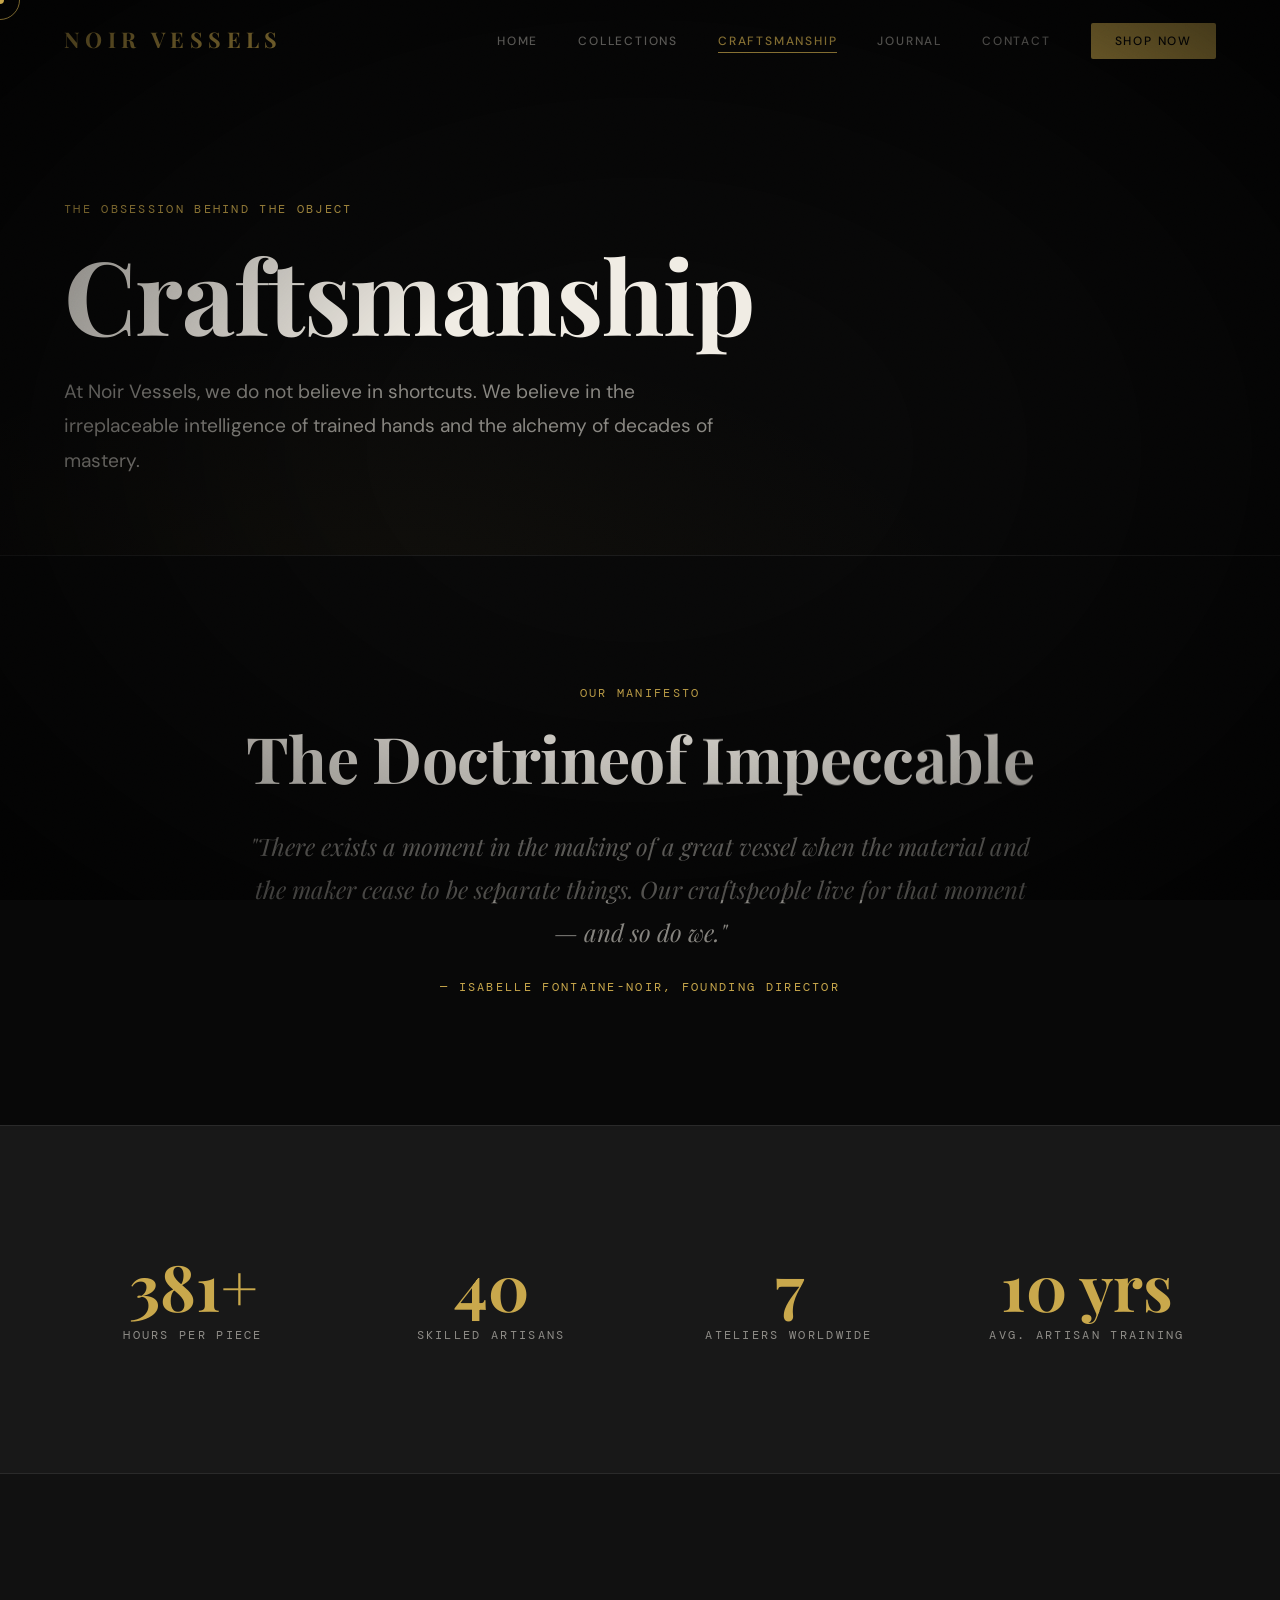
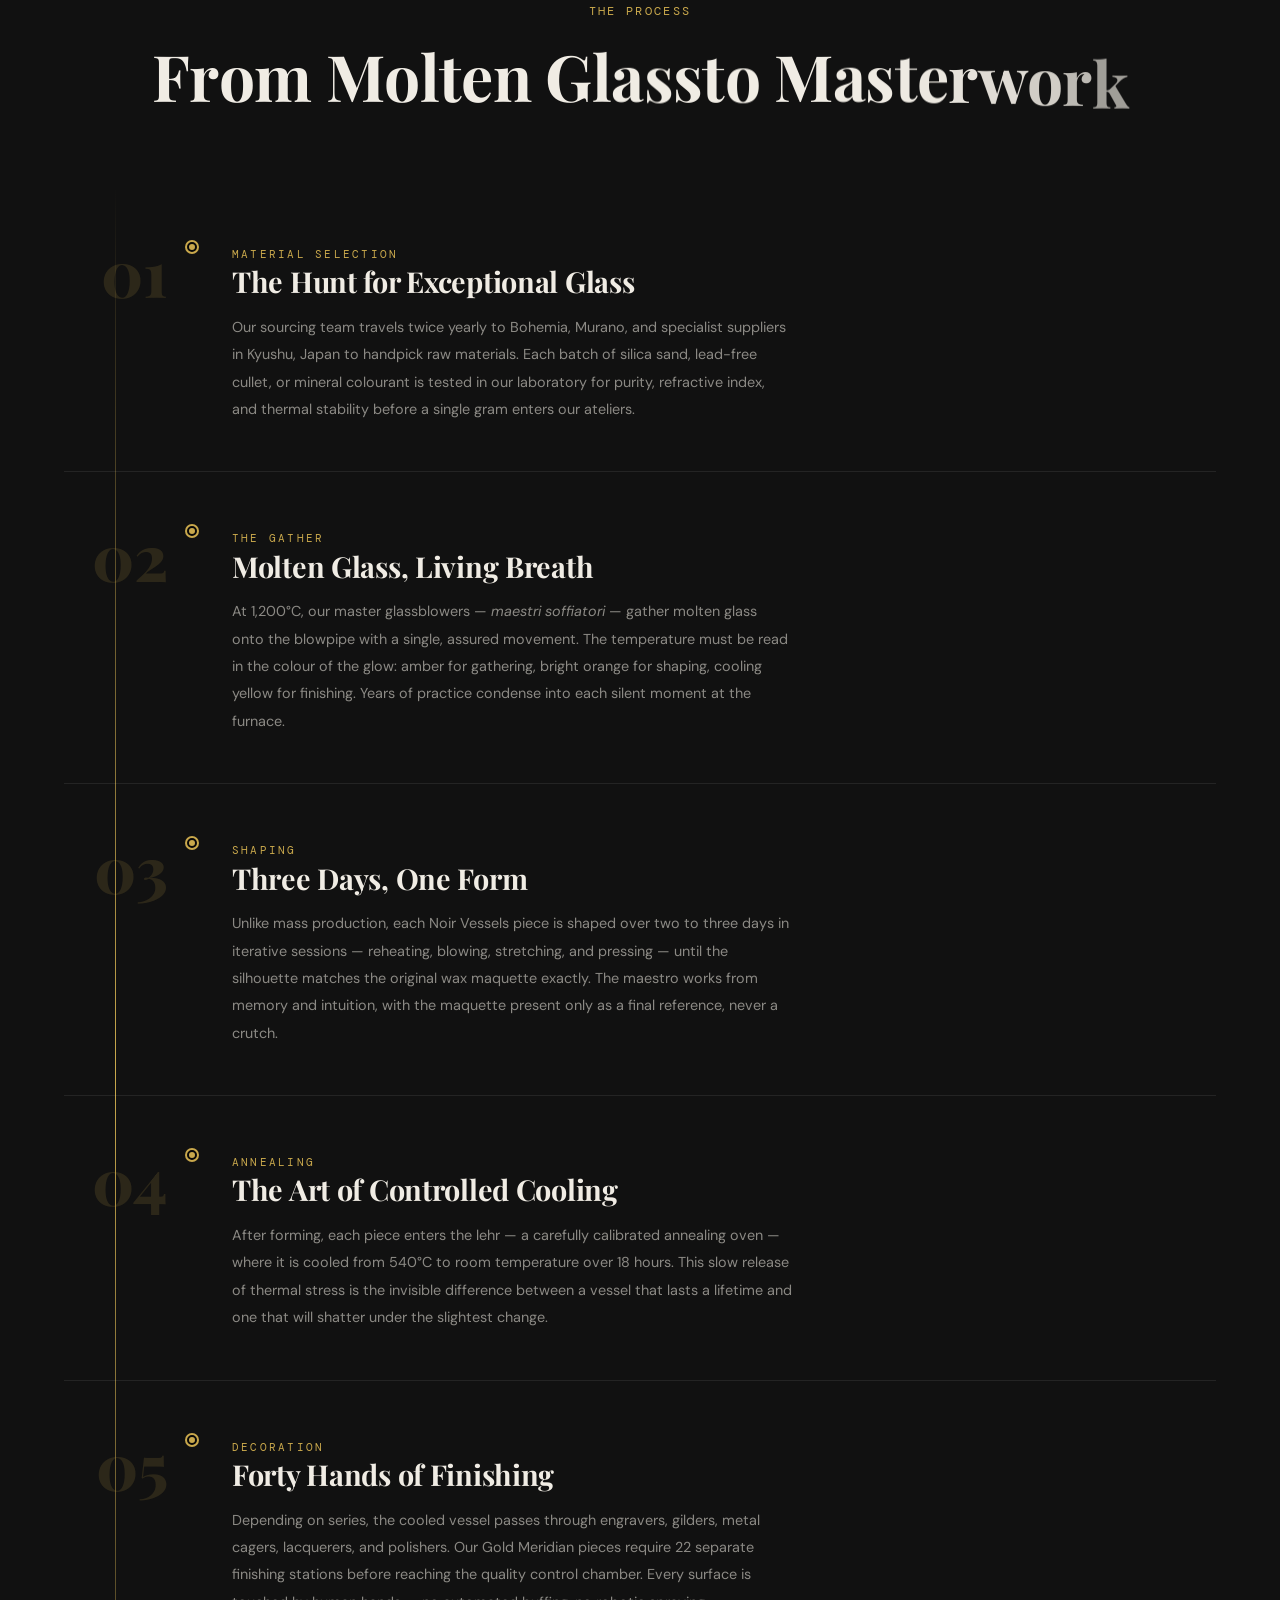
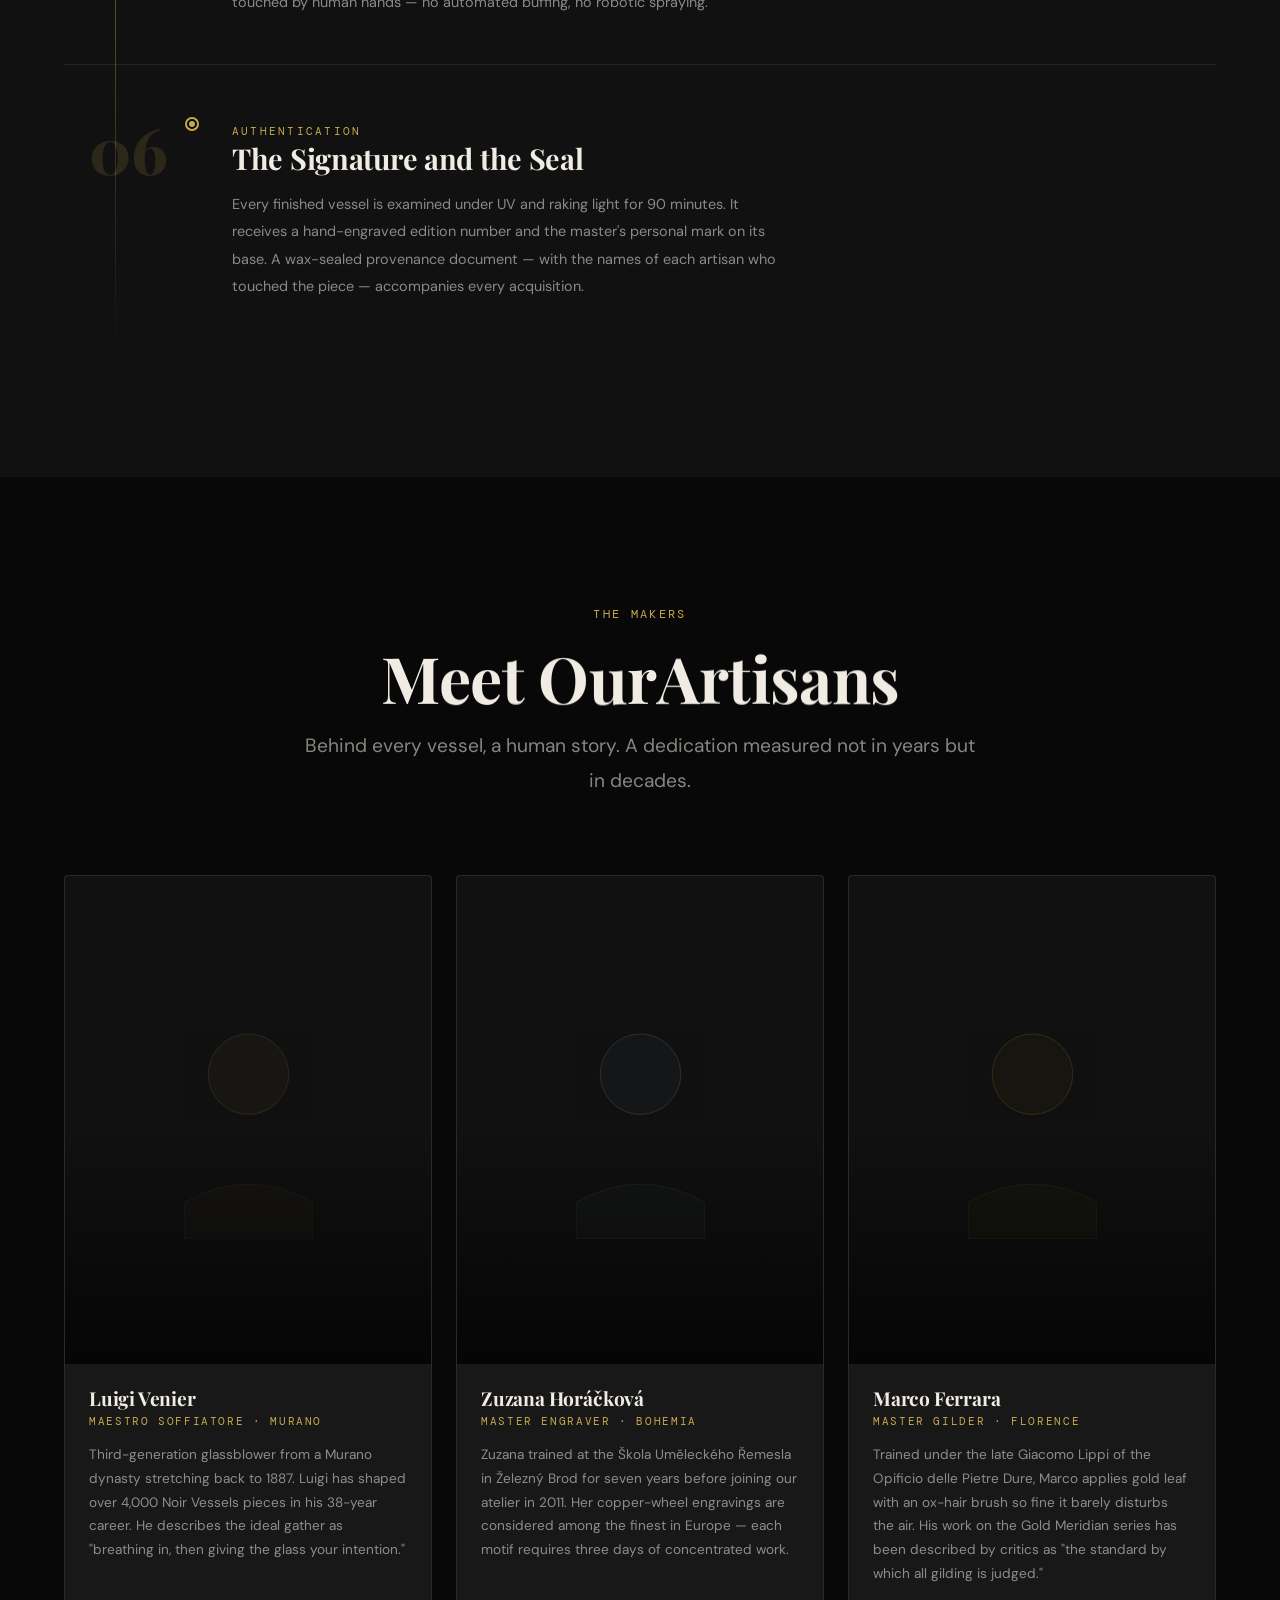
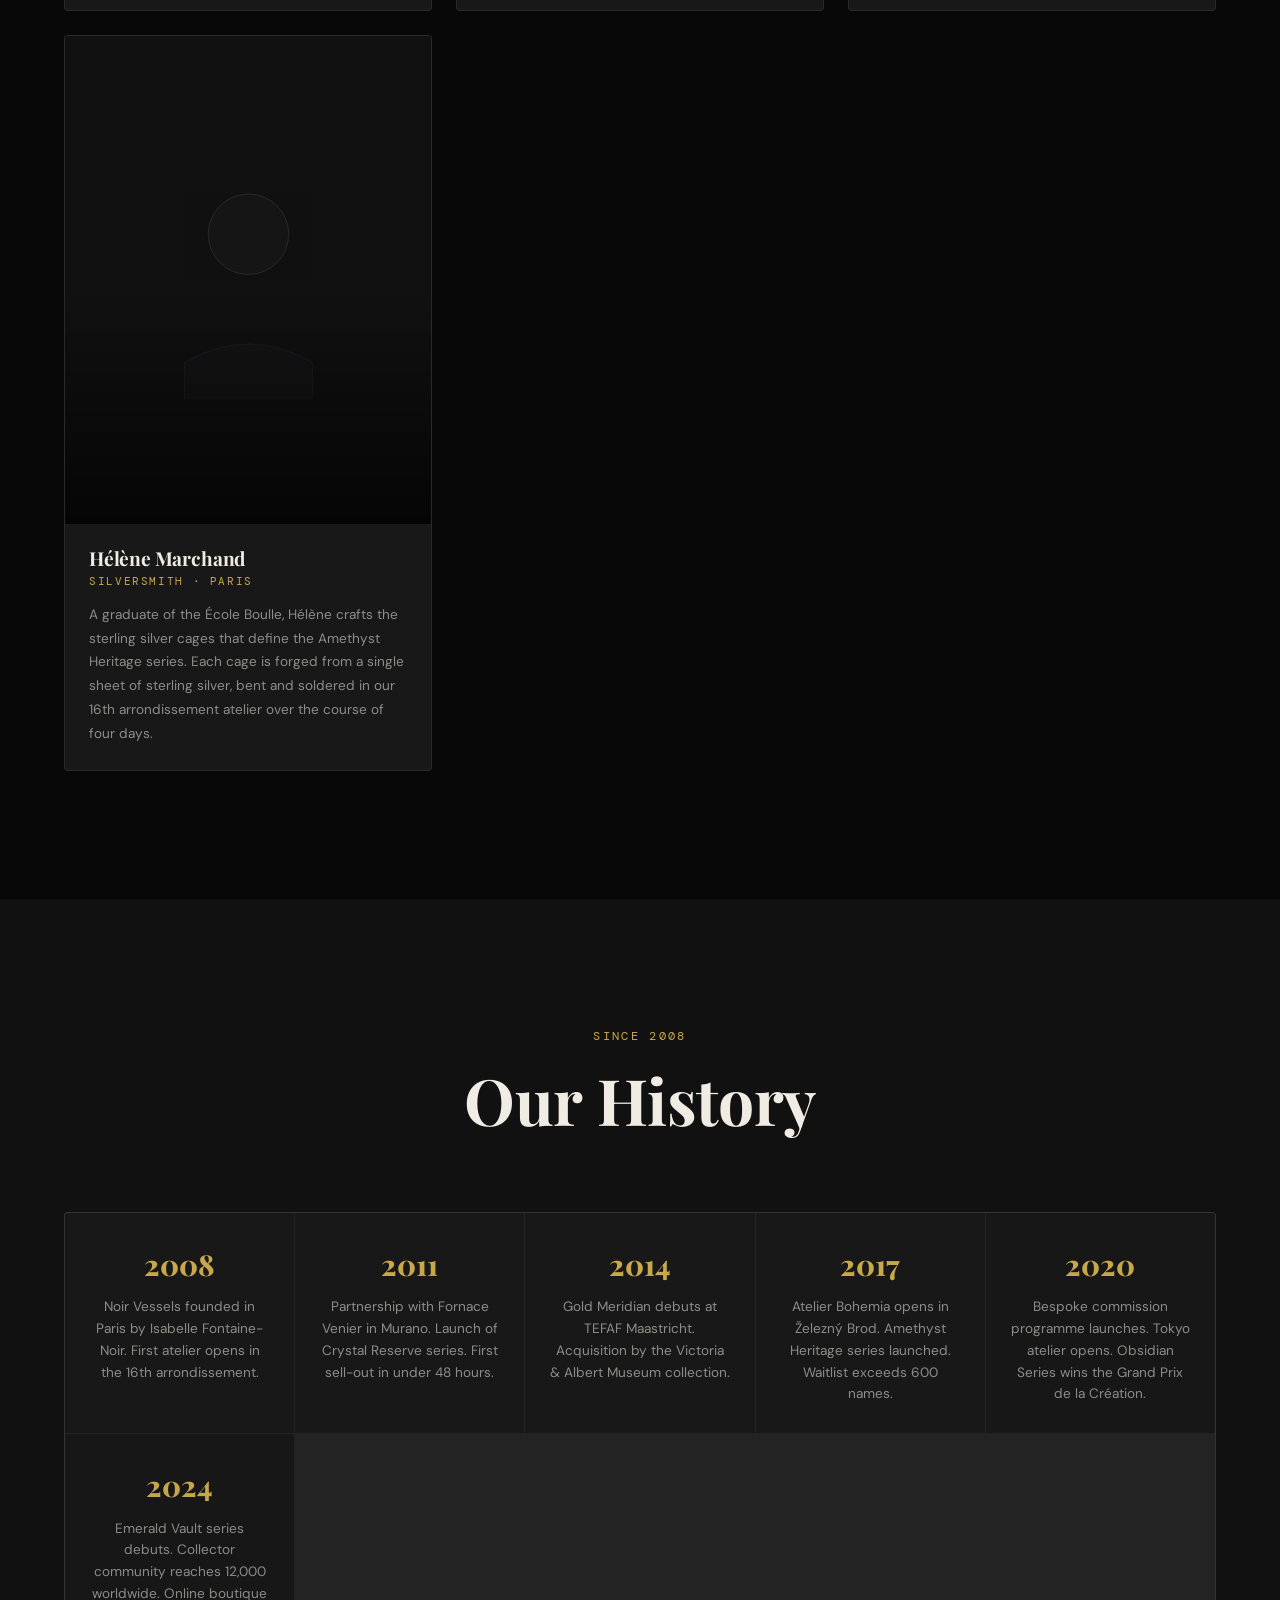
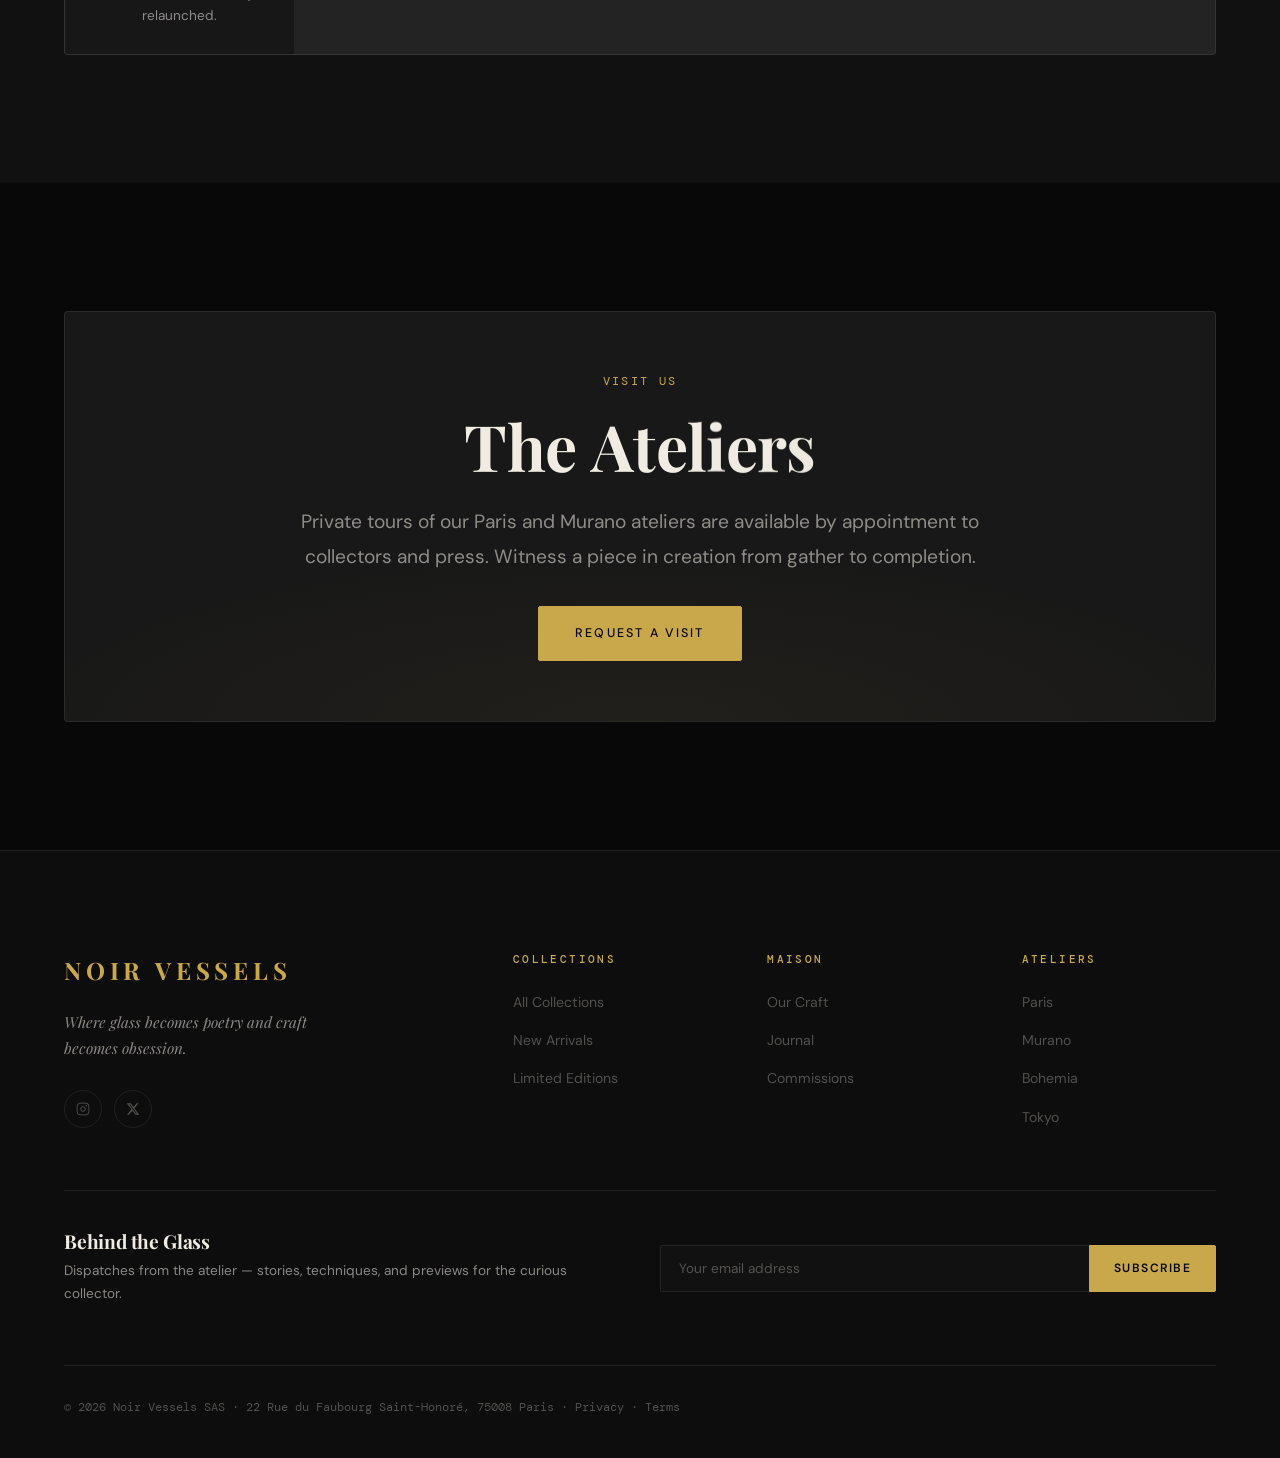
<file: craftsmanship.html>
<!DOCTYPE html>
<html lang="en">
<head>
  <meta charset="UTF-8" />
  <meta name="viewport" content="width=device-width, initial-scale=1.0" />
  <meta name="description" content="Noir Vessels Craftsmanship — The art and obsession behind every ultra-premium bottle. Meet our artisans and discover our process." />
  <title>Craftsmanship — Noir Vessels</title>

  <link rel="preconnect" href="https://fonts.googleapis.com" />
  <link rel="preconnect" href="https://fonts.gstatic.com" crossorigin />
  <link href="https://fonts.googleapis.com/css2?family=Playfair+Display:ital,wght@0,400;0,700;0,800;1,400;1,700&family=DM+Sans:wght@300;400;500;600&family=DM+Mono:wght@400;500&display=swap" rel="stylesheet" />

  <link rel="stylesheet" href="styles.css" />

  <script src="vendor/gsap.min.js"></script>
  <script src="vendor/ScrollTrigger.min.js"></script>
  <script src="vendor/lenis.min.js"></script>

  <style>
    .process-steps {
      display: flex;
      flex-direction: column;
      gap: 0;
      position: relative;
    }

    .process-steps::before {
      content: '';
      position: absolute;
      top: 0;
      bottom: 0;
      left: clamp(20px, 4vw, 60px);
      width: 1px;
      background: linear-gradient(to bottom, transparent, var(--gold), transparent);
    }

    .process-step {
      display: grid;
      grid-template-columns: clamp(80px, 10vw, 140px) 1fr;
      gap: 40px;
      align-items: start;
      padding: 48px 0;
      border-bottom: 1px solid var(--border);
      position: relative;
    }

    .process-step:last-child {
      border-bottom: none;
    }

    .step-number-col {
      position: relative;
      display: flex;
      align-items: flex-start;
      justify-content: flex-end;
      padding-right: 24px;
      padding-top: 4px;
    }

    .step-dot {
      position: absolute;
      right: -5px;
      top: 6px;
      width: 10px;
      height: 10px;
      border-radius: 50%;
      background: var(--gold);
      border: 2px solid var(--black);
      box-shadow: 0 0 0 2px var(--gold);
    }

    .step-num {
      font-family: var(--font-display);
      font-size: clamp(2.5rem, 5vw, 4rem);
      font-weight: 800;
      color: rgba(201,168,76,0.15);
      line-height: 1;
    }

    .step-content {
      padding-top: 4px;
    }

    .step-label {
      font-family: var(--font-mono);
      font-size: 0.7rem;
      letter-spacing: 0.2em;
      text-transform: uppercase;
      color: var(--gold);
      margin-bottom: 10px;
    }

    .step-title {
      font-size: clamp(1.2rem, 2.5vw, 1.8rem);
      margin-bottom: 16px;
    }

    .step-body {
      color: var(--text-secondary);
      font-size: 0.9rem;
      line-height: 1.9;
      max-width: 56ch;
    }

    .artisan-grid {
      display: grid;
      grid-template-columns: repeat(auto-fill, minmax(280px, 1fr));
      gap: 24px;
    }

    .artisan-card {
      background: var(--surface-2);
      border: 1px solid var(--border);
      border-radius: 4px;
      overflow: hidden;
      transition: border-color var(--transition-fast), transform var(--transition-medium);
    }

    .artisan-card:hover {
      border-color: rgba(201,168,76,0.3);
      transform: translateY(-4px);
    }

    .artisan-portrait {
      aspect-ratio: 3/4;
      background: var(--surface);
      display: flex;
      align-items: center;
      justify-content: center;
      position: relative;
      overflow: hidden;
    }

    .artisan-portrait::after {
      content: '';
      position: absolute;
      inset: 0;
      background: linear-gradient(to top, rgba(0,0,0,0.7) 0%, transparent 50%);
    }

    .artisan-info {
      padding: 24px;
    }

    .artisan-name {
      font-family: var(--font-display);
      font-size: 1.2rem;
      margin-bottom: 4px;
    }

    .artisan-role {
      font-family: var(--font-mono);
      font-size: 0.68rem;
      letter-spacing: 0.15em;
      text-transform: uppercase;
      color: var(--gold);
      margin-bottom: 12px;
    }

    .artisan-bio {
      font-size: 0.85rem;
      color: var(--text-secondary);
      line-height: 1.75;
    }

    .atelier-highlight {
      background: var(--surface-2);
      border: 1px solid var(--border);
      border-radius: 4px;
      padding: clamp(32px, 5vw, 60px);
      text-align: center;
      position: relative;
      overflow: hidden;
    }

    .atelier-highlight::before {
      content: '';
      position: absolute;
      inset: 0;
      background: radial-gradient(ellipse 80% 60% at 50% 100%, rgba(201,168,76,0.05) 0%, transparent 70%);
      pointer-events: none;
    }

    .timeline {
      display: grid;
      grid-template-columns: repeat(auto-fit, minmax(200px, 1fr));
      gap: 1px;
      background: var(--border);
      border: 1px solid var(--border);
      border-radius: 4px;
      overflow: hidden;
    }

    .timeline-item {
      background: var(--surface-2);
      padding: 28px 24px;
      text-align: center;
    }

    .timeline-year {
      font-family: var(--font-display);
      font-size: 1.8rem;
      font-weight: 800;
      color: var(--gold);
      margin-bottom: 8px;
    }

    .timeline-event {
      font-size: 0.85rem;
      color: var(--text-secondary);
      line-height: 1.6;
    }

    @media (max-width: 600px) {
      .process-step {
        grid-template-columns: 60px 1fr;
        gap: 20px;
      }
    }
  </style>
</head>
<body>

  <div id="loader" aria-hidden="true">
    <div class="loader-logo">CRAFTSMANSHIP</div>
    <div class="loader-bar"><div class="loader-bar-fill"></div></div>
  </div>

  <div id="scroll-progress" aria-hidden="true"></div>
  <div id="cursor-dot" aria-hidden="true"></div>
  <div id="cursor-follower" aria-hidden="true"></div>
  <div id="cursor-label" aria-hidden="true"></div>

  <div id="page-transition" aria-hidden="true">
    <div class="pt-panel"></div>
    <div class="pt-logo">NOIR VESSELS</div>
  </div>

  <nav class="mobile-menu" aria-label="Mobile navigation">
    <a href="index.html">Home</a>
    <a href="collections.html">Collections</a>
    <a href="craftsmanship.html">Craftsmanship</a>
    <a href="journal.html">Journal</a>
    <a href="contact.html">Contact</a>
  </nav>

  <header id="nav" role="banner">
    <div class="nav-inner">
      <a href="index.html" class="nav-logo" aria-label="Noir Vessels — Home">NOIR VESSELS</a>
      <ul class="nav-links" aria-label="Primary navigation">
        <li><a href="index.html">Home</a></li>
        <li><a href="collections.html">Collections</a></li>
        <li><a href="craftsmanship.html">Craftsmanship</a></li>
        <li><a href="journal.html">Journal</a></li>
        <li><a href="contact.html">Contact</a></li>
        <li class="nav-cta-item"><a href="collections.html" class="nav-cta">Shop Now</a></li>
      </ul>
      <button class="hamburger" aria-label="Open menu" aria-expanded="false">
        <span></span><span></span><span></span>
      </button>
    </div>
  </header>

  <main>

    <!-- Page Header -->
    <div class="page-header" style="background:var(--black);">
      <div class="page-header-bg" aria-hidden="true"></div>
      <div class="container">
        <span class="eyebrow" data-reveal>The Obsession Behind the Object</span>
        <h1 data-split>Craftsmanship</h1>
        <p class="lead" style="margin-top:1.5rem;" data-reveal>
          At Noir Vessels, we do not believe in shortcuts. We believe in the irreplaceable intelligence of trained hands and the alchemy of decades of mastery.
        </p>
      </div>
    </div>

    <!-- Manifesto -->
    <section class="section" aria-label="Our manifesto">
      <div class="container">
        <div style="max-width: 72ch; margin: 0 auto; text-align: center;">
          <span class="eyebrow" data-reveal>Our Manifesto</span>
          <h2 data-split style="margin-bottom:2rem;">The Doctrine<br>of <em>Impeccable</em></h2>
          <p style="font-family:var(--font-display);font-style:italic;font-size:clamp(1.1rem,2vw,1.5rem);line-height:1.8;color:var(--text-secondary);" data-reveal>
            "There exists a moment in the making of a great vessel when the material and the maker
            cease to be separate things. Our craftspeople live for that moment — and so do we."
          </p>
          <p style="font-family:var(--font-mono);font-size:0.72rem;letter-spacing:0.2em;text-transform:uppercase;color:var(--gold);margin-top:1.5rem;" data-reveal>
            — Isabelle Fontaine-Noir, Founding Director
          </p>
        </div>
      </div>
    </section>

    <!-- Stats -->
    <div class="stats-section" aria-label="Craft statistics">
      <div class="container">
        <div class="stats-grid" data-stagger-parent>
          <div class="stat-item" data-stagger-child>
            <span class="stat-number" data-count="400" data-count-suffix="+">400+</span>
            <span class="stat-label">Hours Per Piece</span>
          </div>
          <div class="stat-item" data-stagger-child>
            <span class="stat-number" data-count="42" data-count-suffix="">42</span>
            <span class="stat-label">Skilled Artisans</span>
          </div>
          <div class="stat-item" data-stagger-child>
            <span class="stat-number" data-count="7" data-count-suffix="">7</span>
            <span class="stat-label">Ateliers Worldwide</span>
          </div>
          <div class="stat-item" data-stagger-child>
            <span class="stat-number" data-count="10" data-count-suffix=" yrs">10 yrs</span>
            <span class="stat-label">Avg. Artisan Training</span>
          </div>
        </div>
      </div>
    </div>

    <!-- Process Steps -->
    <section class="section section-alt" aria-label="Our crafting process">
      <div class="container">
        <div class="section-header">
          <span class="eyebrow" data-reveal>The Process</span>
          <h2 data-split>From Molten Glass<br>to <em>Masterwork</em></h2>
        </div>

        <div class="process-steps" role="list" aria-label="Crafting process steps">

          <div class="process-step" role="listitem" data-reveal>
            <div class="step-number-col">
              <span class="step-dot" aria-hidden="true"></span>
              <span class="step-num" aria-hidden="true">01</span>
            </div>
            <div class="step-content">
              <span class="step-label">Material Selection</span>
              <h3 class="step-title">The Hunt for Exceptional Glass</h3>
              <p class="step-body">Our sourcing team travels twice yearly to Bohemia, Murano, and specialist suppliers in Kyushu, Japan to handpick raw materials. Each batch of silica sand, lead-free cullet, or mineral colourant is tested in our laboratory for purity, refractive index, and thermal stability before a single gram enters our ateliers.</p>
            </div>
          </div>

          <div class="process-step" role="listitem" data-reveal>
            <div class="step-number-col">
              <span class="step-dot" aria-hidden="true"></span>
              <span class="step-num" aria-hidden="true">02</span>
            </div>
            <div class="step-content">
              <span class="step-label">The Gather</span>
              <h3 class="step-title">Molten Glass, Living Breath</h3>
              <p class="step-body">At 1,200°C, our master glassblowers — <em>maestri soffiatori</em> — gather molten glass onto the blowpipe with a single, assured movement. The temperature must be read in the colour of the glow: amber for gathering, bright orange for shaping, cooling yellow for finishing. Years of practice condense into each silent moment at the furnace.</p>
            </div>
          </div>

          <div class="process-step" role="listitem" data-reveal>
            <div class="step-number-col">
              <span class="step-dot" aria-hidden="true"></span>
              <span class="step-num" aria-hidden="true">03</span>
            </div>
            <div class="step-content">
              <span class="step-label">Shaping</span>
              <h3 class="step-title">Three Days, One Form</h3>
              <p class="step-body">Unlike mass production, each Noir Vessels piece is shaped over two to three days in iterative sessions — reheating, blowing, stretching, and pressing — until the silhouette matches the original wax maquette exactly. The maestro works from memory and intuition, with the maquette present only as a final reference, never a crutch.</p>
            </div>
          </div>

          <div class="process-step" role="listitem" data-reveal>
            <div class="step-number-col">
              <span class="step-dot" aria-hidden="true"></span>
              <span class="step-num" aria-hidden="true">04</span>
            </div>
            <div class="step-content">
              <span class="step-label">Annealing</span>
              <h3 class="step-title">The Art of Controlled Cooling</h3>
              <p class="step-body">After forming, each piece enters the lehr — a carefully calibrated annealing oven — where it is cooled from 540°C to room temperature over 18 hours. This slow release of thermal stress is the invisible difference between a vessel that lasts a lifetime and one that will shatter under the slightest change.</p>
            </div>
          </div>

          <div class="process-step" role="listitem" data-reveal>
            <div class="step-number-col">
              <span class="step-dot" aria-hidden="true"></span>
              <span class="step-num" aria-hidden="true">05</span>
            </div>
            <div class="step-content">
              <span class="step-label">Decoration</span>
              <h3 class="step-title">Forty Hands of Finishing</h3>
              <p class="step-body">Depending on series, the cooled vessel passes through engravers, gilders, metal cagers, lacquerers, and polishers. Our Gold Meridian pieces require 22 separate finishing stations before reaching the quality control chamber. Every surface is touched by human hands — no automated buffing, no robotic spraying.</p>
            </div>
          </div>

          <div class="process-step" role="listitem" data-reveal>
            <div class="step-number-col">
              <span class="step-dot" aria-hidden="true"></span>
              <span class="step-num" aria-hidden="true">06</span>
            </div>
            <div class="step-content">
              <span class="step-label">Authentication</span>
              <h3 class="step-title">The Signature and the Seal</h3>
              <p class="step-body">Every finished vessel is examined under UV and raking light for 90 minutes. It receives a hand-engraved edition number and the master's personal mark on its base. A wax-sealed provenance document — with the names of each artisan who touched the piece — accompanies every acquisition.</p>
            </div>
          </div>

        </div>
      </div>
    </section>

    <!-- Artisans -->
    <section class="section" aria-label="Meet our artisans">
      <div class="container">
        <div class="section-header">
          <span class="eyebrow" data-reveal>The Makers</span>
          <h2 data-split>Meet Our<br><em>Artisans</em></h2>
          <p class="lead text-center" style="margin:1rem auto 0;" data-reveal>
            Behind every vessel, a human story. A dedication measured not in years but in decades.
          </p>
        </div>

        <div class="artisan-grid" data-stagger-parent>

          <div class="artisan-card" data-stagger-child>
            <div class="artisan-portrait">
              <svg viewBox="0 0 200 260" fill="none" xmlns="http://www.w3.org/2000/svg" style="width:50%;height:auto;opacity:0.5;" aria-hidden="true">
                <circle cx="100" cy="80" r="44" fill="rgba(201,168,76,0.08)" stroke="rgba(201,168,76,0.3)" stroke-width="1"/>
                <path d="M30 220 Q100 180 170 220 L170 260 L30 260 Z" fill="rgba(201,168,76,0.06)" stroke="rgba(201,168,76,0.2)" stroke-width="0.8"/>
              </svg>
            </div>
            <div class="artisan-info">
              <h3 class="artisan-name">Luigi Venier</h3>
              <p class="artisan-role">Maestro Soffiatore · Murano</p>
              <p class="artisan-bio">Third-generation glassblower from a Murano dynasty stretching back to 1887. Luigi has shaped over 4,000 Noir Vessels pieces in his 38-year career. He describes the ideal gather as "breathing in, then giving the glass your intention."</p>
            </div>
          </div>

          <div class="artisan-card" data-stagger-child>
            <div class="artisan-portrait">
              <svg viewBox="0 0 200 260" fill="none" xmlns="http://www.w3.org/2000/svg" style="width:50%;height:auto;opacity:0.5;" aria-hidden="true">
                <circle cx="100" cy="80" r="44" fill="rgba(180,220,255,0.06)" stroke="rgba(180,220,255,0.3)" stroke-width="1"/>
                <path d="M30 220 Q100 180 170 220 L170 260 L30 260 Z" fill="rgba(180,220,255,0.05)" stroke="rgba(180,220,255,0.2)" stroke-width="0.8"/>
              </svg>
            </div>
            <div class="artisan-info">
              <h3 class="artisan-name">Zuzana Horáčková</h3>
              <p class="artisan-role">Master Engraver · Bohemia</p>
              <p class="artisan-bio">Zuzana trained at the Škola Uměleckého Řemesla in Železný Brod for seven years before joining our atelier in 2011. Her copper-wheel engravings are considered among the finest in Europe — each motif requires three days of concentrated work.</p>
            </div>
          </div>

          <div class="artisan-card" data-stagger-child>
            <div class="artisan-portrait">
              <svg viewBox="0 0 200 260" fill="none" xmlns="http://www.w3.org/2000/svg" style="width:50%;height:auto;opacity:0.5;" aria-hidden="true">
                <circle cx="100" cy="80" r="44" fill="rgba(255,215,0,0.05)" stroke="rgba(255,215,0,0.3)" stroke-width="1"/>
                <path d="M30 220 Q100 180 170 220 L170 260 L30 260 Z" fill="rgba(255,215,0,0.04)" stroke="rgba(255,215,0,0.2)" stroke-width="0.8"/>
              </svg>
            </div>
            <div class="artisan-info">
              <h3 class="artisan-name">Marco Ferrara</h3>
              <p class="artisan-role">Master Gilder · Florence</p>
              <p class="artisan-bio">Trained under the late Giacomo Lippi of the Opificio delle Pietre Dure, Marco applies gold leaf with an ox-hair brush so fine it barely disturbs the air. His work on the Gold Meridian series has been described by critics as "the standard by which all gilding is judged."</p>
            </div>
          </div>

          <div class="artisan-card" data-stagger-child>
            <div class="artisan-portrait">
              <svg viewBox="0 0 200 260" fill="none" xmlns="http://www.w3.org/2000/svg" style="width:50%;height:auto;opacity:0.5;" aria-hidden="true">
                <circle cx="100" cy="80" r="44" fill="rgba(200,160,220,0.06)" stroke="rgba(200,160,220,0.3)" stroke-width="1"/>
                <path d="M30 220 Q100 180 170 220 L170 260 L30 260 Z" fill="rgba(200,160,220,0.05)" stroke="rgba(200,160,220,0.2)" stroke-width="0.8"/>
              </svg>
            </div>
            <div class="artisan-info">
              <h3 class="artisan-name">Hélène Marchand</h3>
              <p class="artisan-role">Silversmith · Paris</p>
              <p class="artisan-bio">A graduate of the École Boulle, Hélène crafts the sterling silver cages that define the Amethyst Heritage series. Each cage is forged from a single sheet of sterling silver, bent and soldered in our 16th arrondissement atelier over the course of four days.</p>
            </div>
          </div>

        </div>
      </div>
    </section>

    <!-- Timeline -->
    <section class="section section-alt" aria-label="Our history">
      <div class="container">
        <div class="section-header">
          <span class="eyebrow" data-reveal>Since 2008</span>
          <h2 data-split>Our History</h2>
        </div>

        <div class="timeline" data-stagger-parent role="list" aria-label="Company milestones">
          <div class="timeline-item" data-stagger-child role="listitem">
            <p class="timeline-year">2008</p>
            <p class="timeline-event">Noir Vessels founded in Paris by Isabelle Fontaine-Noir. First atelier opens in the 16th arrondissement.</p>
          </div>
          <div class="timeline-item" data-stagger-child role="listitem">
            <p class="timeline-year">2011</p>
            <p class="timeline-event">Partnership with Fornace Venier in Murano. Launch of Crystal Reserve series. First sell-out in under 48 hours.</p>
          </div>
          <div class="timeline-item" data-stagger-child role="listitem">
            <p class="timeline-year">2014</p>
            <p class="timeline-event">Gold Meridian debuts at TEFAF Maastricht. Acquisition by the Victoria &amp; Albert Museum collection.</p>
          </div>
          <div class="timeline-item" data-stagger-child role="listitem">
            <p class="timeline-year">2017</p>
            <p class="timeline-event">Atelier Bohemia opens in Železný Brod. Amethyst Heritage series launched. Waitlist exceeds 600 names.</p>
          </div>
          <div class="timeline-item" data-stagger-child role="listitem">
            <p class="timeline-year">2020</p>
            <p class="timeline-event">Bespoke commission programme launches. Tokyo atelier opens. Obsidian Series wins the Grand Prix de la Création.</p>
          </div>
          <div class="timeline-item" data-stagger-child role="listitem">
            <p class="timeline-year">2024</p>
            <p class="timeline-event">Emerald Vault series debuts. Collector community reaches 12,000 worldwide. Online boutique relaunched.</p>
          </div>
        </div>
      </div>
    </section>

    <!-- Atelier highlight -->
    <section class="section" aria-label="Visit our ateliers">
      <div class="container">
        <div class="atelier-highlight">
          <span class="eyebrow" data-reveal>Visit Us</span>
          <h2 data-split style="margin-bottom:1.5rem;">The Ateliers</h2>
          <p class="lead" style="max-width:56ch;margin:0 auto 2rem;" data-reveal>
            Private tours of our Paris and Murano ateliers are available by appointment to collectors and press. Witness a piece in creation from gather to completion.
          </p>
          <a href="contact.html" class="btn btn-primary">Request a Visit</a>
        </div>
      </div>
    </section>

  </main>

  <footer role="contentinfo">
    <div class="container">
      <div class="footer-top">
        <div class="footer-brand">
          <a href="index.html" class="footer-logo">NOIR VESSELS</a>
          <p class="footer-tagline">Where glass becomes poetry and craft becomes obsession.</p>
          <div class="footer-social" aria-label="Social media links">
            <a href="#" aria-label="Instagram" rel="noopener"><svg width="14" height="14" viewBox="0 0 24 24" fill="none" stroke="currentColor" stroke-width="1.5" aria-hidden="true"><rect x="2" y="2" width="20" height="20" rx="5"/><circle cx="12" cy="12" r="4"/><circle cx="17.5" cy="6.5" r="0.5" fill="currentColor"/></svg></a>
            <a href="#" aria-label="Twitter" rel="noopener"><svg width="14" height="14" viewBox="0 0 24 24" fill="currentColor" aria-hidden="true"><path d="M18.244 2.25h3.308l-7.227 8.26 8.502 11.24H16.17l-5.214-6.817L4.99 21.75H1.68l7.73-8.835L1.254 2.25H8.08l4.713 6.231zm-1.161 17.52h1.833L7.084 4.126H5.117z"/></svg></a>
          </div>
        </div>
        <div class="footer-col">
          <h5>Collections</h5>
          <ul>
            <li><a href="collections.html">All Collections</a></li>
            <li><a href="collections.html">New Arrivals</a></li>
            <li><a href="collections.html">Limited Editions</a></li>
          </ul>
        </div>
        <div class="footer-col">
          <h5>Maison</h5>
          <ul>
            <li><a href="craftsmanship.html">Our Craft</a></li>
            <li><a href="journal.html">Journal</a></li>
            <li><a href="contact.html">Commissions</a></li>
          </ul>
        </div>
        <div class="footer-col">
          <h5>Ateliers</h5>
          <ul>
            <li><a href="contact.html">Paris</a></li>
            <li><a href="contact.html">Murano</a></li>
            <li><a href="contact.html">Bohemia</a></li>
            <li><a href="contact.html">Tokyo</a></li>
          </ul>
        </div>
        <div class="footer-newsletter">
          <div>
            <h4>Behind the Glass</h4>
            <p>Dispatches from the atelier — stories, techniques, and previews for the curious collector.</p>
          </div>
          <form class="newsletter-form" aria-label="Newsletter signup">
            <label for="footer-email-craft" style="position:absolute;clip:rect(0,0,0,0);overflow:hidden;">Email</label>
            <input type="email" id="footer-email-craft" placeholder="Your email address" required autocomplete="email" />
            <button type="submit">Subscribe</button>
          </form>
        </div>
      </div>
      <div class="footer-bottom">
        <p class="footer-legal">&copy; 2026 Noir Vessels SAS · 22 Rue du Faubourg Saint-Honoré, 75008 Paris · <a href="#">Privacy</a> · <a href="#">Terms</a></p>
      </div>
    </div>
  </footer>

  <script>
    if (typeof gsap !== 'undefined' && typeof ScrollTrigger !== 'undefined') {
      gsap.registerPlugin(ScrollTrigger);
    }
  </script>
  <script src="main.js"></script>
</body>
</html>
</file>
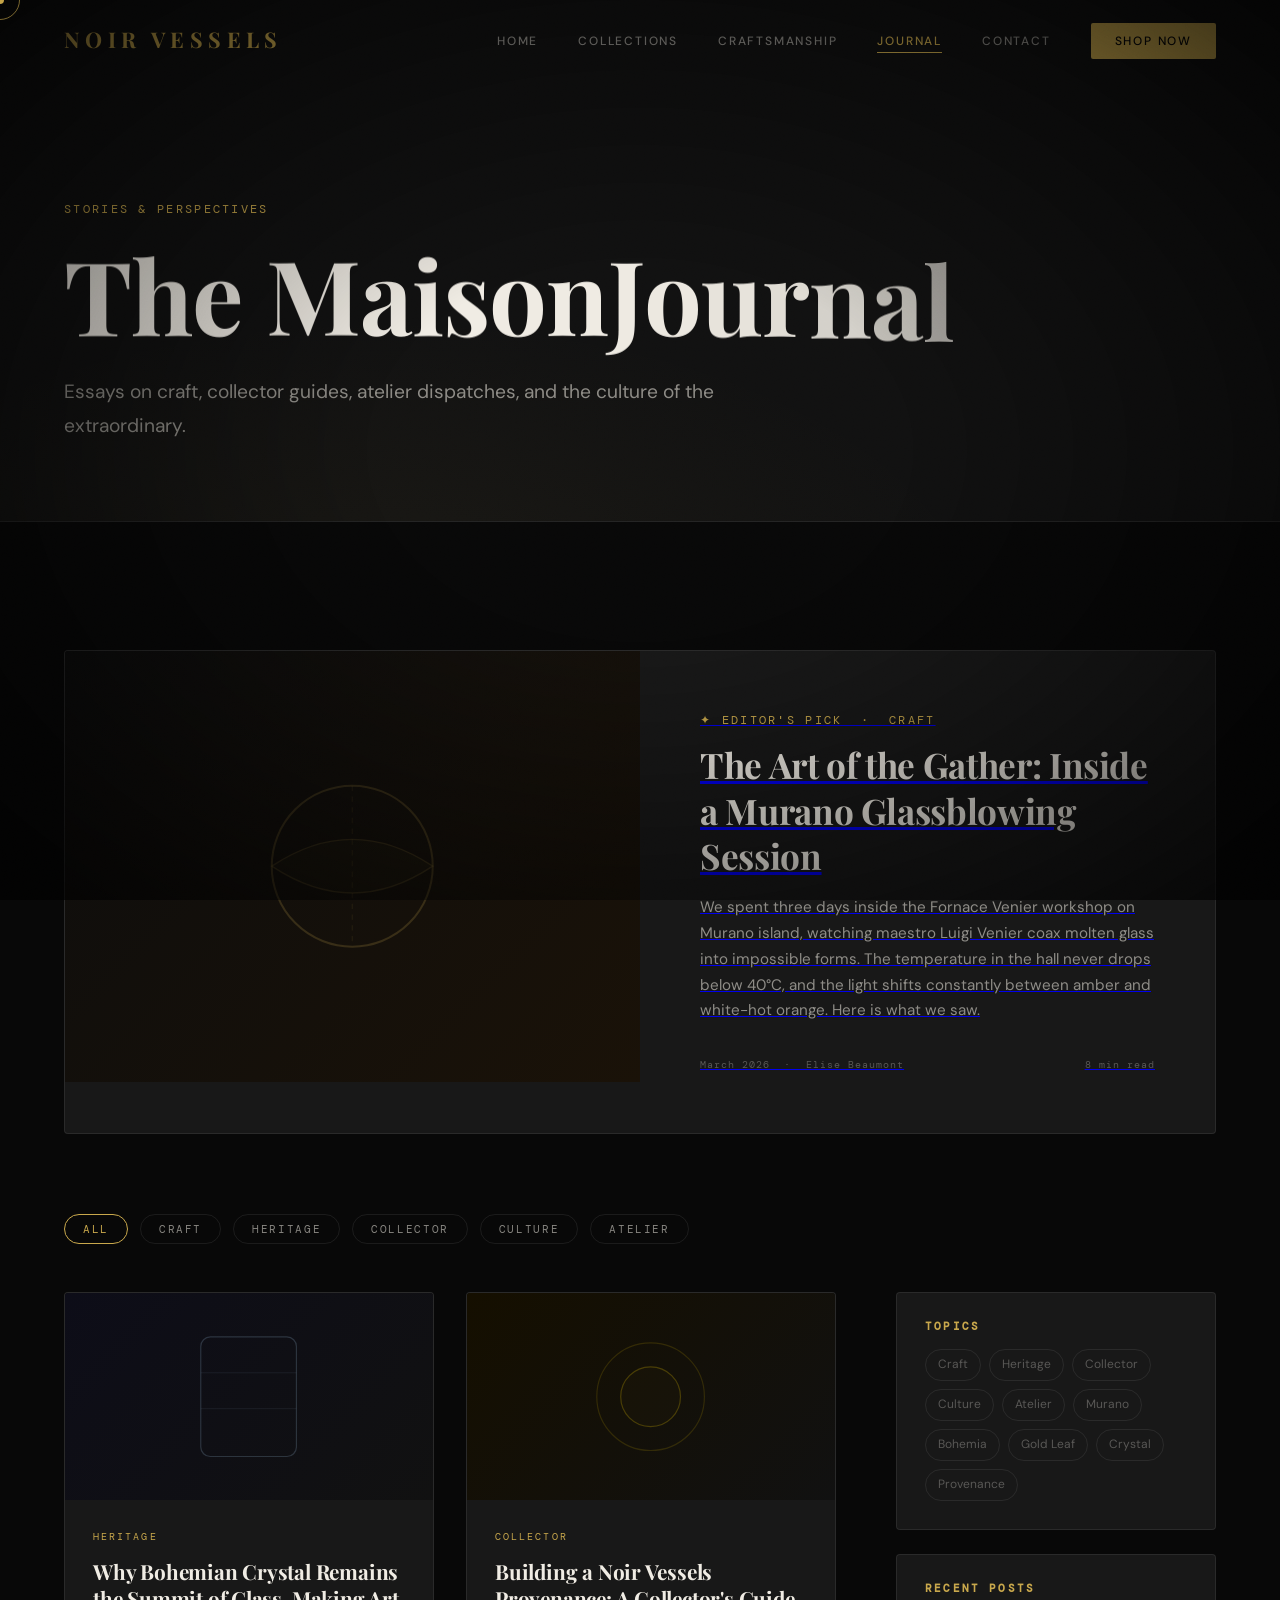
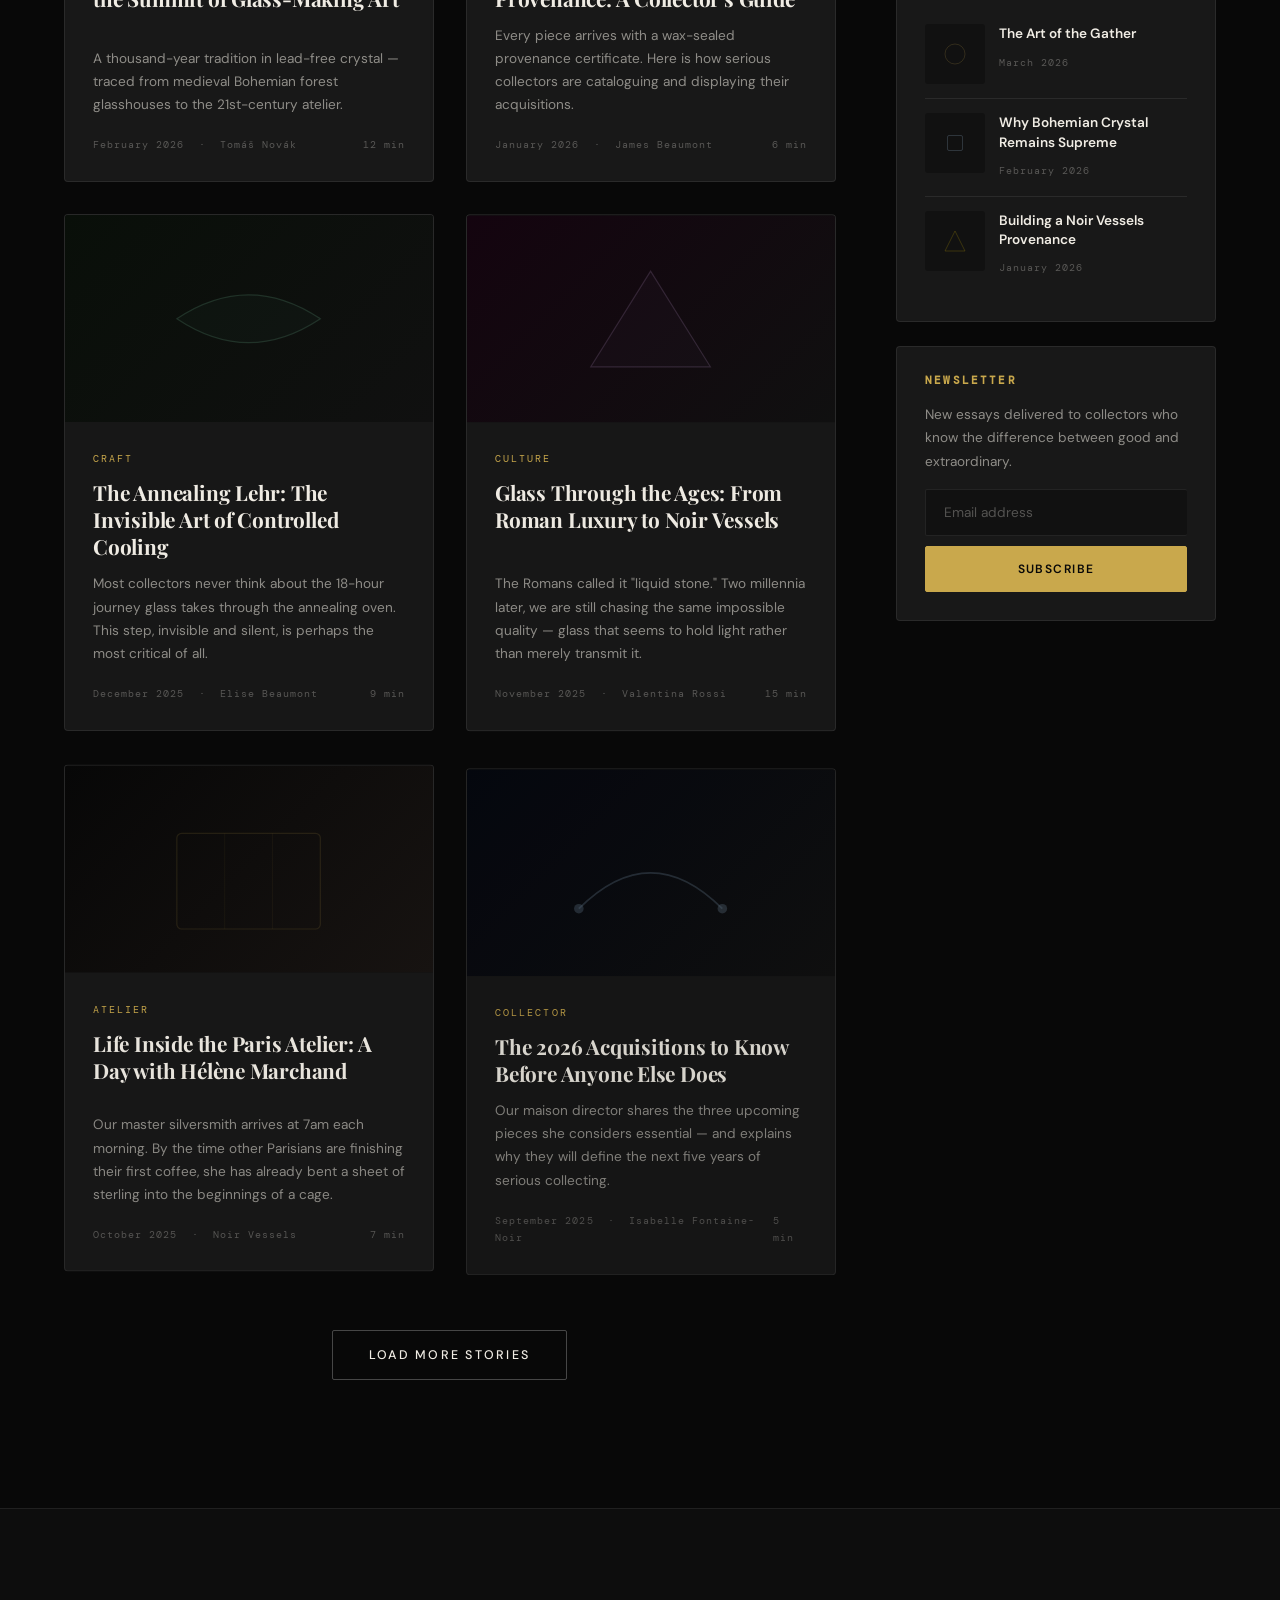
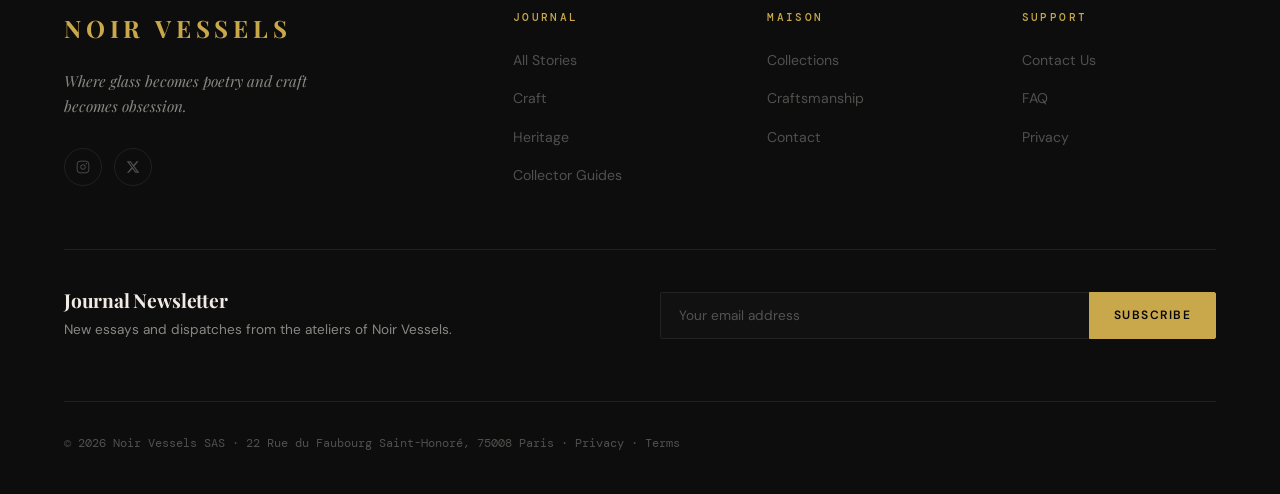
<file: journal.html>
<!DOCTYPE html>
<html lang="en">
<head>
  <meta charset="UTF-8" />
  <meta name="viewport" content="width=device-width, initial-scale=1.0" />
  <meta name="description" content="Noir Vessels Journal — Stories, craft essays, collector guides, and perspectives from the maison." />
  <title>Journal — Noir Vessels</title>

  <link rel="preconnect" href="https://fonts.googleapis.com" />
  <link rel="preconnect" href="https://fonts.gstatic.com" crossorigin />
  <link href="https://fonts.googleapis.com/css2?family=Playfair+Display:ital,wght@0,400;0,700;0,800;1,400;1,700&family=DM+Sans:wght@300;400;500;600&family=DM+Mono:wght@400;500&display=swap" rel="stylesheet" />

  <link rel="stylesheet" href="styles.css" />

  <script src="vendor/gsap.min.js"></script>
  <script src="vendor/ScrollTrigger.min.js"></script>
  <script src="vendor/lenis.min.js"></script>

  <style>
    .journal-hero-card {
      display: grid;
      grid-template-columns: 1fr 1fr;
      gap: 0;
      border: 1px solid var(--border);
      border-radius: 4px;
      overflow: hidden;
      margin-bottom: 80px;
      background: var(--surface-2);
      cursor: none;
      transition: border-color 0.3s;
    }

    .journal-hero-card:hover {
      border-color: rgba(201,168,76,0.3);
    }

    .journal-hero-card .journal-img {
      aspect-ratio: 4/3;
    }

    .journal-hero-card .journal-body {
      padding: clamp(32px, 5vw, 60px);
      display: flex;
      flex-direction: column;
      justify-content: center;
    }

    .journal-hero-card .journal-title {
      font-size: clamp(1.5rem, 3vw, 2.2rem);
      margin-bottom: 16px;
    }

    .journal-hero-card .journal-excerpt {
      font-size: 0.95rem;
      margin-bottom: 32px;
    }

    .journal-category-bar {
      display: flex;
      gap: 12px;
      flex-wrap: wrap;
      margin-bottom: 48px;
    }

    .journal-cat-btn {
      padding: 7px 18px;
      border: 1px solid var(--border);
      border-radius: 100px;
      background: transparent;
      font-family: var(--font-mono);
      font-size: 0.68rem;
      letter-spacing: 0.15em;
      text-transform: uppercase;
      color: var(--text-secondary);
      cursor: none;
      transition: all var(--transition-fast);
    }

    .journal-cat-btn:hover,
    .journal-cat-btn.active {
      border-color: var(--gold);
      color: var(--gold);
    }

    .journal-sidebar {
      display: flex;
      flex-direction: column;
      gap: 24px;
      position: sticky;
      top: calc(var(--nav-height) + 40px);
    }

    .sidebar-widget {
      background: var(--surface-2);
      border: 1px solid var(--border);
      border-radius: 4px;
      padding: 28px;
    }

    .sidebar-widget h4 {
      font-family: var(--font-mono);
      font-size: 0.68rem;
      letter-spacing: 0.2em;
      text-transform: uppercase;
      color: var(--gold);
      margin-bottom: 16px;
    }

    .sidebar-tags {
      display: flex;
      flex-wrap: wrap;
      gap: 8px;
    }

    .sidebar-tag {
      padding: 5px 12px;
      border: 1px solid var(--border);
      border-radius: 100px;
      font-size: 0.75rem;
      color: var(--text-muted);
      text-decoration: none;
      cursor: none;
      transition: all 0.2s;
    }

    .sidebar-tag:hover {
      border-color: var(--gold);
      color: var(--gold);
    }

    .recent-post {
      display: flex;
      gap: 14px;
      align-items: flex-start;
      padding: 14px 0;
      border-bottom: 1px solid var(--border);
      text-decoration: none;
      color: inherit;
      cursor: none;
      transition: color 0.2s;
    }

    .recent-post:last-child { border-bottom: none; }
    .recent-post:hover h5 { color: var(--gold); }

    .recent-post-thumb {
      width: 60px;
      height: 60px;
      border-radius: 3px;
      background: var(--surface);
      flex-shrink: 0;
      display: flex;
      align-items: center;
      justify-content: center;
      overflow: hidden;
    }

    .recent-post h5 {
      font-size: 0.85rem;
      font-weight: 600;
      line-height: 1.4;
      margin-bottom: 4px;
      transition: color 0.2s;
    }

    .recent-post span {
      font-family: var(--font-mono);
      font-size: 0.62rem;
      color: var(--text-muted);
      letter-spacing: 0.1em;
    }

    .main-grid {
      display: grid;
      grid-template-columns: 1fr 320px;
      gap: 60px;
      align-items: start;
    }

    @media (max-width: 1024px) {
      .main-grid {
        grid-template-columns: 1fr;
      }

      .journal-sidebar {
        position: static;
      }

      .journal-hero-card {
        grid-template-columns: 1fr;
      }
    }
  </style>
</head>
<body>

  <div id="loader" aria-hidden="true">
    <div class="loader-logo">JOURNAL</div>
    <div class="loader-bar"><div class="loader-bar-fill"></div></div>
  </div>

  <div id="scroll-progress" aria-hidden="true"></div>
  <div id="cursor-dot" aria-hidden="true"></div>
  <div id="cursor-follower" aria-hidden="true"></div>
  <div id="cursor-label" aria-hidden="true"></div>

  <div id="page-transition" aria-hidden="true">
    <div class="pt-panel"></div>
    <div class="pt-logo">NOIR VESSELS</div>
  </div>

  <nav class="mobile-menu" aria-label="Mobile navigation">
    <a href="index.html">Home</a>
    <a href="collections.html">Collections</a>
    <a href="craftsmanship.html">Craftsmanship</a>
    <a href="journal.html">Journal</a>
    <a href="contact.html">Contact</a>
  </nav>

  <header id="nav" role="banner">
    <div class="nav-inner">
      <a href="index.html" class="nav-logo" aria-label="Noir Vessels — Home">NOIR VESSELS</a>
      <ul class="nav-links" aria-label="Primary navigation">
        <li><a href="index.html">Home</a></li>
        <li><a href="collections.html">Collections</a></li>
        <li><a href="craftsmanship.html">Craftsmanship</a></li>
        <li><a href="journal.html">Journal</a></li>
        <li><a href="contact.html">Contact</a></li>
        <li class="nav-cta-item"><a href="collections.html" class="nav-cta">Shop Now</a></li>
      </ul>
      <button class="hamburger" aria-label="Open menu" aria-expanded="false">
        <span></span><span></span><span></span>
      </button>
    </div>
  </header>

  <main>

    <!-- Page Header -->
    <div class="page-header">
      <div class="page-header-bg" aria-hidden="true"></div>
      <div class="container">
        <span class="eyebrow" data-reveal>Stories &amp; Perspectives</span>
        <h1 data-split>The Maison<br><em>Journal</em></h1>
        <p class="lead" style="margin-top:1.5rem;" data-reveal>
          Essays on craft, collector guides, atelier dispatches, and the culture of the extraordinary.
        </p>
      </div>
    </div>

    <section class="section" aria-label="Journal articles">
      <div class="container">

        <!-- Featured Article -->
        <a href="journal.html" class="journal-hero-card" aria-label="Featured article: The Art of the Gather">
          <div class="journal-img" style="position:relative;">
            <div style="position:absolute;inset:0;background:linear-gradient(135deg,#0d0d0d,#1a1208);display:flex;align-items:center;justify-content:center;" aria-hidden="true">
              <svg viewBox="0 0 300 200" fill="none" style="width:70%;height:auto;opacity:0.5;">
                <circle cx="150" cy="100" r="60" fill="none" stroke="rgba(201,168,76,0.4)" stroke-width="1.5"/>
                <path d="M90 100 Q150 60 210 100 Q150 140 90 100Z" fill="rgba(201,168,76,0.05)" stroke="rgba(201,168,76,0.3)" stroke-width="1"/>
                <line x1="150" y1="40" x2="150" y2="160" stroke="rgba(201,168,76,0.2)" stroke-width="0.8" stroke-dasharray="4 4"/>
              </svg>
            </div>
          </div>
          <div class="journal-body">
            <span class="journal-tag" style="font-size:0.72rem;">✦ Editor's Pick &nbsp;·&nbsp; Craft</span>
            <h2 class="journal-title">The Art of the Gather: Inside a Murano Glassblowing Session</h2>
            <p class="journal-excerpt">We spent three days inside the Fornace Venier workshop on Murano island, watching maestro Luigi Venier coax molten glass into impossible forms. The temperature in the hall never drops below 40°C, and the light shifts constantly between amber and white-hot orange. Here is what we saw.</p>
            <div class="journal-meta" style="margin-top:auto;">
              <span>March 2026 &nbsp;·&nbsp; Elise Beaumont</span>
              <span>8 min read</span>
            </div>
          </div>
        </a>

        <!-- Category filter -->
        <div class="journal-category-bar" role="group" aria-label="Filter by category">
          <button class="journal-cat-btn active" data-cat="all" aria-pressed="true">All</button>
          <button class="journal-cat-btn" data-cat="craft" aria-pressed="false">Craft</button>
          <button class="journal-cat-btn" data-cat="heritage" aria-pressed="false">Heritage</button>
          <button class="journal-cat-btn" data-cat="collector" aria-pressed="false">Collector</button>
          <button class="journal-cat-btn" data-cat="culture" aria-pressed="false">Culture</button>
          <button class="journal-cat-btn" data-cat="atelier" aria-pressed="false">Atelier</button>
        </div>

        <div class="main-grid">

          <!-- Articles -->
          <div>
            <div class="journal-grid" data-stagger-parent id="journal-grid">

              <a href="journal.html" class="journal-card" data-stagger-child data-category="heritage">
                <div class="journal-img">
                  <div style="position:absolute;inset:0;background:linear-gradient(135deg,#0d0d18,#111);display:flex;align-items:center;justify-content:center;" aria-hidden="true">
                    <svg viewBox="0 0 200 140" fill="none" style="width:65%;height:auto;opacity:0.45;">
                      <rect x="60" y="20" width="80" height="100" rx="8" fill="none" stroke="rgba(180,220,255,0.4)" stroke-width="1"/>
                      <path d="M60 50 L140 50" stroke="rgba(180,220,255,0.2)" stroke-width="0.7"/>
                      <path d="M60 80 L140 80" stroke="rgba(180,220,255,0.2)" stroke-width="0.7"/>
                    </svg>
                  </div>
                </div>
                <div class="journal-body">
                  <span class="journal-tag">Heritage</span>
                  <h3 class="journal-title">Why Bohemian Crystal Remains the Summit of Glass-Making Art</h3>
                  <p class="journal-excerpt">A thousand-year tradition in lead-free crystal — traced from medieval Bohemian forest glasshouses to the 21st-century atelier.</p>
                  <div class="journal-meta">
                    <span>February 2026 &nbsp;·&nbsp; Tomáš Novák</span>
                    <span>12 min</span>
                  </div>
                </div>
              </a>

              <a href="journal.html" class="journal-card" data-stagger-child data-category="collector">
                <div class="journal-img">
                  <div style="position:absolute;inset:0;background:linear-gradient(135deg,#150f00,#111);display:flex;align-items:center;justify-content:center;" aria-hidden="true">
                    <svg viewBox="0 0 200 140" fill="none" style="width:65%;height:auto;opacity:0.45;">
                      <circle cx="100" cy="70" r="45" fill="none" stroke="rgba(255,215,0,0.3)" stroke-width="1"/>
                      <circle cx="100" cy="70" r="25" fill="rgba(255,215,0,0.04)" stroke="rgba(255,215,0,0.5)" stroke-width="1"/>
                    </svg>
                  </div>
                </div>
                <div class="journal-body">
                  <span class="journal-tag">Collector</span>
                  <h3 class="journal-title">Building a Noir Vessels Provenance: A Collector's Guide</h3>
                  <p class="journal-excerpt">Every piece arrives with a wax-sealed provenance certificate. Here is how serious collectors are cataloguing and displaying their acquisitions.</p>
                  <div class="journal-meta">
                    <span>January 2026 &nbsp;·&nbsp; James Beaumont</span>
                    <span>6 min</span>
                  </div>
                </div>
              </a>

              <a href="journal.html" class="journal-card" data-stagger-child data-category="craft">
                <div class="journal-img">
                  <div style="position:absolute;inset:0;background:linear-gradient(135deg,#0a100a,#111);display:flex;align-items:center;justify-content:center;" aria-hidden="true">
                    <svg viewBox="0 0 200 140" fill="none" style="width:65%;height:auto;opacity:0.45;">
                      <path d="M40 70 Q100 30 160 70 Q100 110 40 70Z" fill="rgba(120,200,160,0.06)" stroke="rgba(120,200,160,0.4)" stroke-width="1"/>
                    </svg>
                  </div>
                </div>
                <div class="journal-body">
                  <span class="journal-tag">Craft</span>
                  <h3 class="journal-title">The Annealing Lehr: The Invisible Art of Controlled Cooling</h3>
                  <p class="journal-excerpt">Most collectors never think about the 18-hour journey glass takes through the annealing oven. This step, invisible and silent, is perhaps the most critical of all.</p>
                  <div class="journal-meta">
                    <span>December 2025 &nbsp;·&nbsp; Elise Beaumont</span>
                    <span>9 min</span>
                  </div>
                </div>
              </a>

              <a href="journal.html" class="journal-card" data-stagger-child data-category="culture">
                <div class="journal-img">
                  <div style="position:absolute;inset:0;background:linear-gradient(135deg,#150510,#111);display:flex;align-items:center;justify-content:center;" aria-hidden="true">
                    <svg viewBox="0 0 200 140" fill="none" style="width:65%;height:auto;opacity:0.45;">
                      <path d="M50 110 L100 30 L150 110 Z" fill="rgba(200,160,220,0.05)" stroke="rgba(200,160,220,0.4)" stroke-width="1"/>
                    </svg>
                  </div>
                </div>
                <div class="journal-body">
                  <span class="journal-tag">Culture</span>
                  <h3 class="journal-title">Glass Through the Ages: From Roman Luxury to Noir Vessels</h3>
                  <p class="journal-excerpt">The Romans called it "liquid stone." Two millennia later, we are still chasing the same impossible quality — glass that seems to hold light rather than merely transmit it.</p>
                  <div class="journal-meta">
                    <span>November 2025 &nbsp;·&nbsp; Valentina Rossi</span>
                    <span>15 min</span>
                  </div>
                </div>
              </a>

              <a href="journal.html" class="journal-card" data-stagger-child data-category="atelier">
                <div class="journal-img">
                  <div style="position:absolute;inset:0;background:linear-gradient(135deg,#080808,#181412);display:flex;align-items:center;justify-content:center;" aria-hidden="true">
                    <svg viewBox="0 0 200 140" fill="none" style="width:65%;height:auto;opacity:0.45;">
                      <rect x="40" y="40" width="120" height="80" rx="4" fill="none" stroke="rgba(201,168,76,0.3)" stroke-width="1"/>
                      <line x1="80" y1="40" x2="80" y2="120" stroke="rgba(201,168,76,0.15)" stroke-width="0.7"/>
                      <line x1="120" y1="40" x2="120" y2="120" stroke="rgba(201,168,76,0.15)" stroke-width="0.7"/>
                    </svg>
                  </div>
                </div>
                <div class="journal-body">
                  <span class="journal-tag">Atelier</span>
                  <h3 class="journal-title">Life Inside the Paris Atelier: A Day with Hélène Marchand</h3>
                  <p class="journal-excerpt">Our master silversmith arrives at 7am each morning. By the time other Parisians are finishing their first coffee, she has already bent a sheet of sterling into the beginnings of a cage.</p>
                  <div class="journal-meta">
                    <span>October 2025 &nbsp;·&nbsp; Noir Vessels</span>
                    <span>7 min</span>
                  </div>
                </div>
              </a>

              <a href="journal.html" class="journal-card" data-stagger-child data-category="collector">
                <div class="journal-img">
                  <div style="position:absolute;inset:0;background:linear-gradient(135deg,#050810,#111);display:flex;align-items:center;justify-content:center;" aria-hidden="true">
                    <svg viewBox="0 0 200 140" fill="none" style="width:65%;height:auto;opacity:0.45;">
                      <path d="M40 100 Q100 40 160 100" stroke="rgba(180,220,255,0.4)" stroke-width="1.5" fill="none"/>
                      <circle cx="40" cy="100" r="4" fill="rgba(180,220,255,0.4)"/>
                      <circle cx="160" cy="100" r="4" fill="rgba(180,220,255,0.4)"/>
                    </svg>
                  </div>
                </div>
                <div class="journal-body">
                  <span class="journal-tag">Collector</span>
                  <h3 class="journal-title">The 2026 Acquisitions to Know Before Anyone Else Does</h3>
                  <p class="journal-excerpt">Our maison director shares the three upcoming pieces she considers essential — and explains why they will define the next five years of serious collecting.</p>
                  <div class="journal-meta">
                    <span>September 2025 &nbsp;·&nbsp; Isabelle Fontaine-Noir</span>
                    <span>5 min</span>
                  </div>
                </div>
              </a>

            </div>

            <!-- Load more -->
            <div class="text-center mt-lg">
              <button class="btn btn-outline" aria-label="Load more articles">Load More Stories</button>
            </div>
          </div>

          <!-- Sidebar -->
          <aside class="journal-sidebar" aria-label="Journal sidebar">

            <div class="sidebar-widget">
              <h4>Topics</h4>
              <div class="sidebar-tags" role="list">
                <a href="journal.html" class="sidebar-tag" role="listitem">Craft</a>
                <a href="journal.html" class="sidebar-tag" role="listitem">Heritage</a>
                <a href="journal.html" class="sidebar-tag" role="listitem">Collector</a>
                <a href="journal.html" class="sidebar-tag" role="listitem">Culture</a>
                <a href="journal.html" class="sidebar-tag" role="listitem">Atelier</a>
                <a href="journal.html" class="sidebar-tag" role="listitem">Murano</a>
                <a href="journal.html" class="sidebar-tag" role="listitem">Bohemia</a>
                <a href="journal.html" class="sidebar-tag" role="listitem">Gold Leaf</a>
                <a href="journal.html" class="sidebar-tag" role="listitem">Crystal</a>
                <a href="journal.html" class="sidebar-tag" role="listitem">Provenance</a>
              </div>
            </div>

            <div class="sidebar-widget">
              <h4>Recent Posts</h4>
              <a href="journal.html" class="recent-post">
                <div class="recent-post-thumb" aria-hidden="true">
                  <svg viewBox="0 0 60 60" fill="none" style="width:30px;height:auto;opacity:0.4;">
                    <circle cx="30" cy="30" r="20" stroke="rgba(201,168,76,0.6)" stroke-width="1.5" fill="none"/>
                  </svg>
                </div>
                <div>
                  <h5>The Art of the Gather</h5>
                  <span>March 2026</span>
                </div>
              </a>
              <a href="journal.html" class="recent-post">
                <div class="recent-post-thumb" aria-hidden="true">
                  <svg viewBox="0 0 60 60" fill="none" style="width:30px;height:auto;opacity:0.4;">
                    <rect x="15" y="15" width="30" height="30" rx="3" stroke="rgba(180,220,255,0.6)" stroke-width="1.5" fill="none"/>
                  </svg>
                </div>
                <div>
                  <h5>Why Bohemian Crystal Remains Supreme</h5>
                  <span>February 2026</span>
                </div>
              </a>
              <a href="journal.html" class="recent-post">
                <div class="recent-post-thumb" aria-hidden="true">
                  <svg viewBox="0 0 60 60" fill="none" style="width:30px;height:auto;opacity:0.4;">
                    <polygon points="30,10 50,50 10,50" stroke="rgba(255,215,0,0.6)" stroke-width="1.5" fill="none"/>
                  </svg>
                </div>
                <div>
                  <h5>Building a Noir Vessels Provenance</h5>
                  <span>January 2026</span>
                </div>
              </a>
            </div>

            <div class="sidebar-widget">
              <h4>Newsletter</h4>
              <p style="font-size:0.85rem;color:var(--text-secondary);margin-bottom:16px;line-height:1.7;">New essays delivered to collectors who know the difference between good and extraordinary.</p>
              <form class="newsletter-form" aria-label="Journal newsletter" style="flex-direction:column;gap:10px;">
                <label for="journal-email" style="position:absolute;clip:rect(0,0,0,0);overflow:hidden;">Email</label>
                <input type="email" id="journal-email" placeholder="Email address" required autocomplete="email" style="border-radius:2px;" />
                <button type="submit" style="border-radius:2px;width:100%;text-align:center;">Subscribe</button>
              </form>
            </div>

          </aside>

        </div>
      </div>
    </section>

  </main>

  <footer role="contentinfo">
    <div class="container">
      <div class="footer-top">
        <div class="footer-brand">
          <a href="index.html" class="footer-logo">NOIR VESSELS</a>
          <p class="footer-tagline">Where glass becomes poetry and craft becomes obsession.</p>
          <div class="footer-social" aria-label="Social media links">
            <a href="#" aria-label="Instagram" rel="noopener"><svg width="14" height="14" viewBox="0 0 24 24" fill="none" stroke="currentColor" stroke-width="1.5" aria-hidden="true"><rect x="2" y="2" width="20" height="20" rx="5"/><circle cx="12" cy="12" r="4"/><circle cx="17.5" cy="6.5" r="0.5" fill="currentColor"/></svg></a>
            <a href="#" aria-label="Twitter" rel="noopener"><svg width="14" height="14" viewBox="0 0 24 24" fill="currentColor" aria-hidden="true"><path d="M18.244 2.25h3.308l-7.227 8.26 8.502 11.24H16.17l-5.214-6.817L4.99 21.75H1.68l7.73-8.835L1.254 2.25H8.08l4.713 6.231zm-1.161 17.52h1.833L7.084 4.126H5.117z"/></svg></a>
          </div>
        </div>
        <div class="footer-col">
          <h5>Journal</h5>
          <ul>
            <li><a href="journal.html">All Stories</a></li>
            <li><a href="journal.html">Craft</a></li>
            <li><a href="journal.html">Heritage</a></li>
            <li><a href="journal.html">Collector Guides</a></li>
          </ul>
        </div>
        <div class="footer-col">
          <h5>Maison</h5>
          <ul>
            <li><a href="collections.html">Collections</a></li>
            <li><a href="craftsmanship.html">Craftsmanship</a></li>
            <li><a href="contact.html">Contact</a></li>
          </ul>
        </div>
        <div class="footer-col">
          <h5>Support</h5>
          <ul>
            <li><a href="contact.html">Contact Us</a></li>
            <li><a href="#">FAQ</a></li>
            <li><a href="#">Privacy</a></li>
          </ul>
        </div>
        <div class="footer-newsletter">
          <div>
            <h4>Journal Newsletter</h4>
            <p>New essays and dispatches from the ateliers of Noir Vessels.</p>
          </div>
          <form class="newsletter-form" aria-label="Footer newsletter">
            <label for="footer-email-j" style="position:absolute;clip:rect(0,0,0,0);overflow:hidden;">Email</label>
            <input type="email" id="footer-email-j" placeholder="Your email address" required autocomplete="email" />
            <button type="submit">Subscribe</button>
          </form>
        </div>
      </div>
      <div class="footer-bottom">
        <p class="footer-legal">&copy; 2026 Noir Vessels SAS · 22 Rue du Faubourg Saint-Honoré, 75008 Paris · <a href="#">Privacy</a> · <a href="#">Terms</a></p>
      </div>
    </div>
  </footer>

  <script>
    if (typeof gsap !== 'undefined' && typeof ScrollTrigger !== 'undefined') {
      gsap.registerPlugin(ScrollTrigger);
    }

    // Journal category filter
    document.addEventListener('DOMContentLoaded', () => {
      const catBtns = document.querySelectorAll('.journal-cat-btn');
      const cards = document.querySelectorAll('#journal-grid .journal-card');

      catBtns.forEach(btn => {
        btn.addEventListener('click', () => {
          catBtns.forEach(b => { b.classList.remove('active'); b.setAttribute('aria-pressed', 'false'); });
          btn.classList.add('active');
          btn.setAttribute('aria-pressed', 'true');

          const cat = btn.dataset.cat;
          cards.forEach(card => {
            if (cat === 'all' || card.dataset.category === cat) {
              card.style.display = '';
            } else {
              card.style.display = 'none';
            }
          });
        });
      });
    });
  </script>
  <script src="main.js"></script>
</body>
</html>
</file>
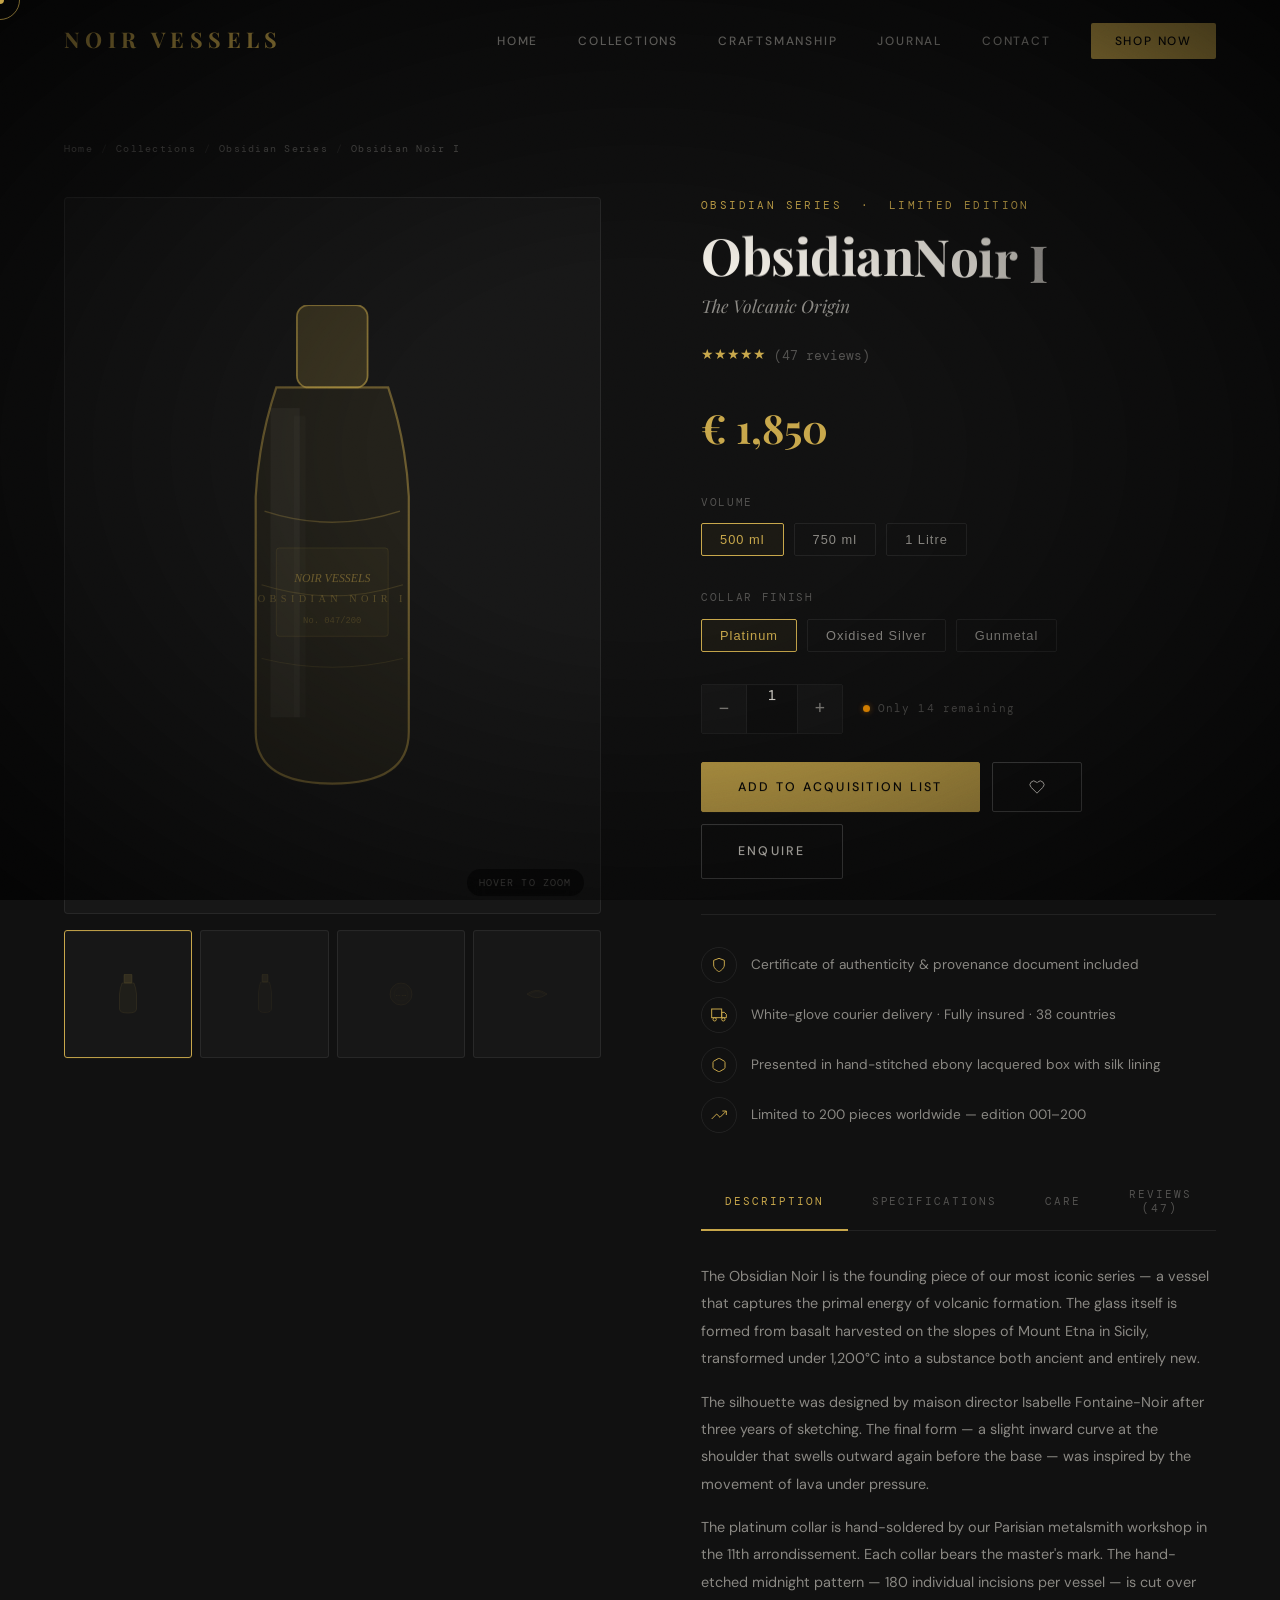
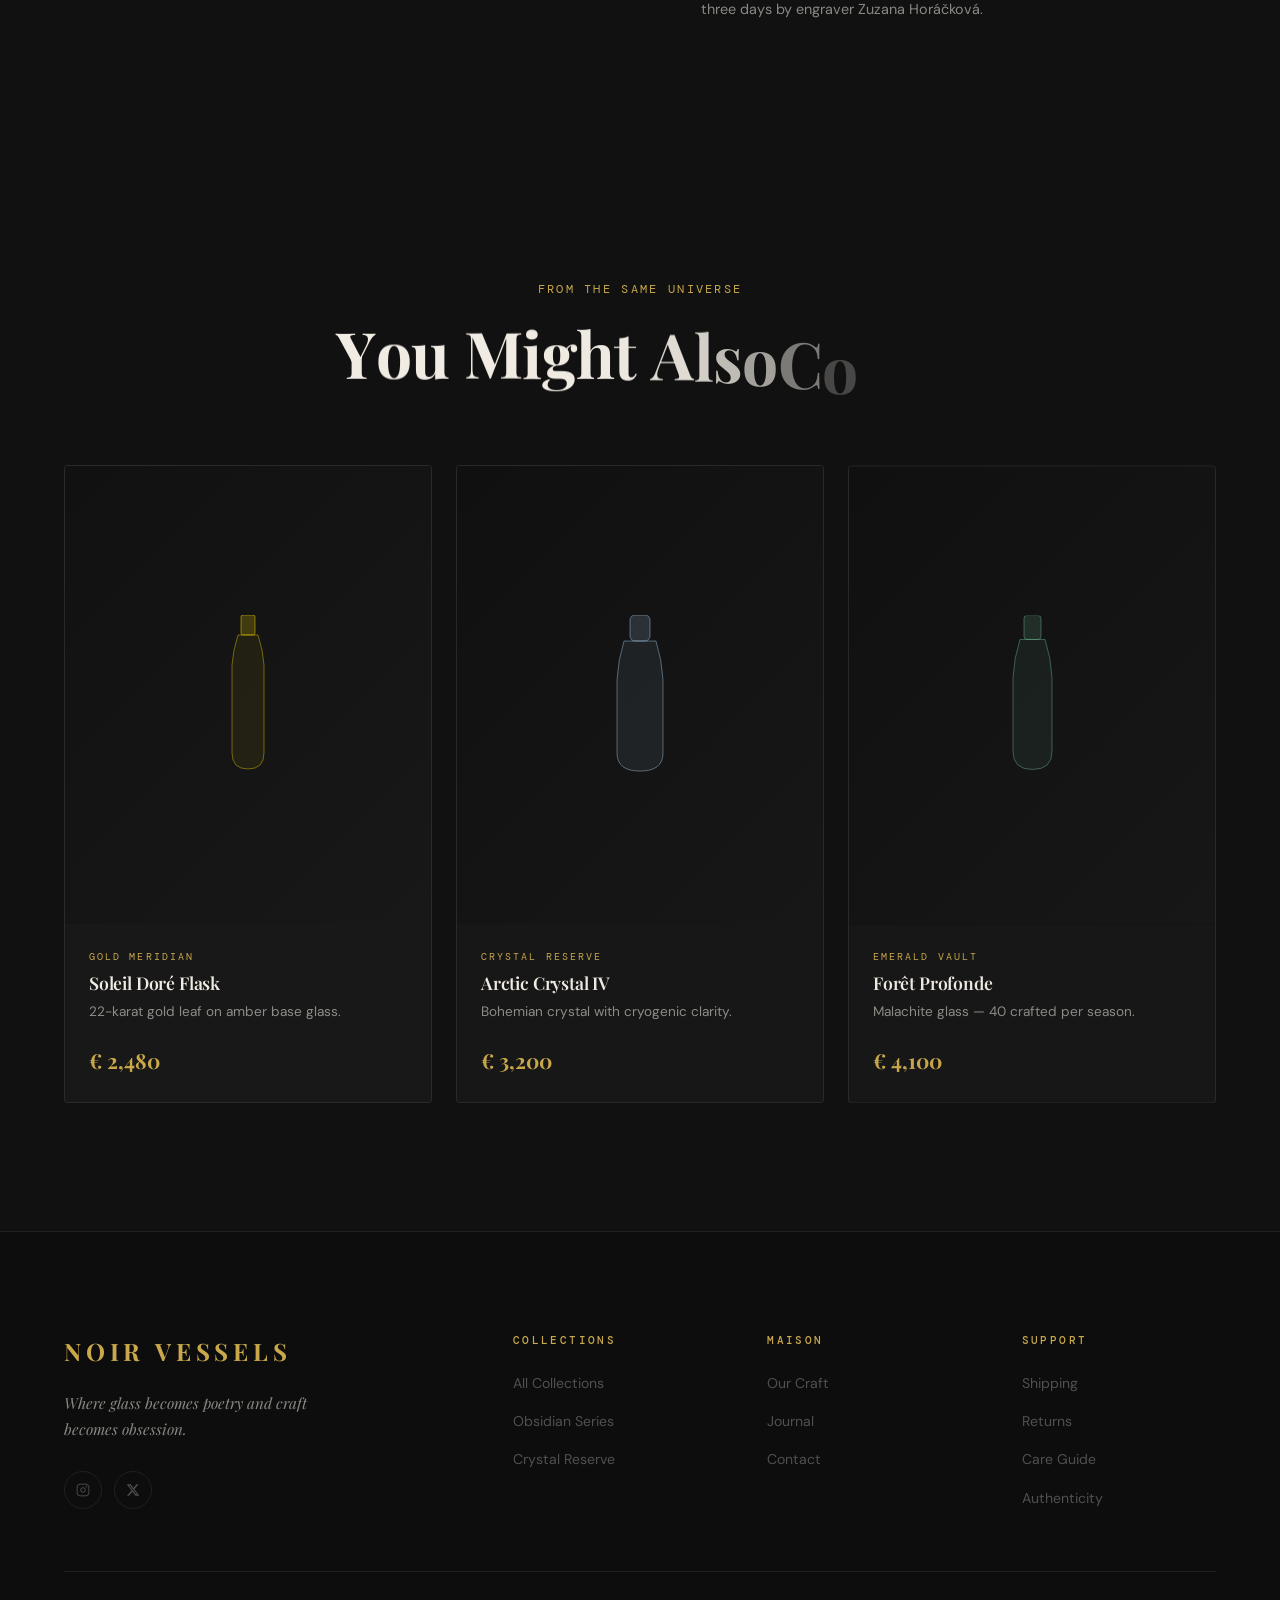
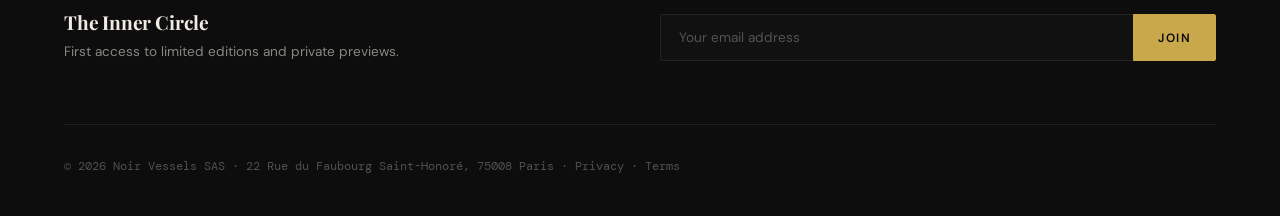
<file: product.html>
<!DOCTYPE html>
<html lang="en">
<head>
  <meta charset="UTF-8" />
  <meta name="viewport" content="width=device-width, initial-scale=1.0" />
  <meta name="description" content="Obsidian Noir I — Limited edition volcanic basalt glass vessel with platinum details. Edition of 200. Noir Vessels." />
  <title>Obsidian Noir I — Noir Vessels</title>

  <link rel="preconnect" href="https://fonts.googleapis.com" />
  <link rel="preconnect" href="https://fonts.gstatic.com" crossorigin />
  <link href="https://fonts.googleapis.com/css2?family=Playfair+Display:ital,wght@0,400;0,700;0,800;1,400;1,700&family=DM+Sans:wght@300;400;500;600&family=DM+Mono:wght@400;500&display=swap" rel="stylesheet" />

  <link rel="stylesheet" href="styles.css" />

  <script src="vendor/gsap.min.js"></script>
  <script src="vendor/ScrollTrigger.min.js"></script>
  <script src="vendor/lenis.min.js"></script>

  <style>
    .product-tab-bar {
      display: flex;
      gap: 0;
      border-bottom: 1px solid var(--border);
      margin-bottom: 32px;
    }

    .product-tab {
      padding: 14px 24px;
      border: none;
      background: transparent;
      font-family: var(--font-mono);
      font-size: 0.68rem;
      letter-spacing: 0.18em;
      text-transform: uppercase;
      color: var(--text-muted);
      cursor: none;
      border-bottom: 2px solid transparent;
      transition: color 0.3s, border-color 0.3s;
      margin-bottom: -1px;
    }

    .product-tab:hover { color: var(--text-primary); }
    .product-tab.active {
      color: var(--gold);
      border-bottom-color: var(--gold);
    }

    .product-tab-panel {
      display: none;
    }

    .product-tab-panel.active {
      display: block;
    }

    .spec-table {
      width: 100%;
      border-collapse: collapse;
    }

    .spec-table tr {
      border-bottom: 1px solid var(--border);
    }

    .spec-table td {
      padding: 14px 0;
      font-size: 0.88rem;
      vertical-align: top;
    }

    .spec-table td:first-child {
      font-family: var(--font-mono);
      font-size: 0.68rem;
      letter-spacing: 0.15em;
      text-transform: uppercase;
      color: var(--text-muted);
      width: 40%;
    }

    .spec-table td:last-child {
      color: var(--text-secondary);
    }

    .related-products {
      padding: var(--section-pad) 0;
      background: var(--surface);
    }

    .breadcrumb {
      display: flex;
      align-items: center;
      gap: 8px;
      font-family: var(--font-mono);
      font-size: 0.65rem;
      letter-spacing: 0.12em;
      color: var(--text-muted);
      margin-bottom: 40px;
    }

    .breadcrumb a {
      color: var(--text-muted);
      text-decoration: none;
      transition: color 0.2s;
      cursor: none;
    }

    .breadcrumb a:hover { color: var(--gold); }

    .breadcrumb-sep {
      opacity: 0.3;
    }

    .quantity-selector {
      display: flex;
      align-items: center;
      gap: 0;
      border: 1px solid var(--border);
      border-radius: 2px;
      overflow: hidden;
    }

    .qty-btn {
      width: 44px;
      height: 48px;
      background: var(--surface-2);
      border: none;
      color: var(--text-secondary);
      font-size: 1.1rem;
      cursor: none;
      transition: background 0.2s, color 0.2s;
      display: flex;
      align-items: center;
      justify-content: center;
    }

    .qty-btn:hover { background: rgba(201,168,76,0.08); color: var(--gold); }

    .qty-display {
      width: 52px;
      height: 48px;
      background: var(--surface);
      border: none;
      border-left: 1px solid var(--border);
      border-right: 1px solid var(--border);
      text-align: center;
      font-family: var(--font-mono);
      font-size: 0.85rem;
      color: var(--text-primary);
    }

    .product-stock {
      display: flex;
      align-items: center;
      gap: 8px;
      font-family: var(--font-mono);
      font-size: 0.68rem;
      letter-spacing: 0.1em;
      color: var(--text-muted);
    }

    .stock-dot {
      width: 7px;
      height: 7px;
      border-radius: 50%;
      background: #4caf50;
      box-shadow: 0 0 6px rgba(76,175,80,0.5);
    }

    .stock-dot.low { background: #ff9800; box-shadow: 0 0 6px rgba(255,152,0,0.5); }

    .product-gallery-grid {
      display: grid;
      grid-template-columns: 1fr;
      gap: 16px;
    }

    .gallery-main {
      aspect-ratio: 3/4;
      background: var(--surface-2);
      border: 1px solid var(--border);
      border-radius: 4px;
      overflow: hidden;
      position: relative;
      display: flex;
      align-items: center;
      justify-content: center;
      cursor: none;
    }

    .gallery-zoom-hint {
      position: absolute;
      bottom: 16px;
      right: 16px;
      font-family: var(--font-mono);
      font-size: 0.6rem;
      letter-spacing: 0.12em;
      text-transform: uppercase;
      color: var(--text-muted);
      background: rgba(0,0,0,0.5);
      padding: 6px 12px;
      border-radius: 100px;
      backdrop-filter: blur(8px);
    }

    .thumbnail-strip {
      display: grid;
      grid-template-columns: repeat(4, 1fr);
      gap: 8px;
    }

    .thumb-item {
      aspect-ratio: 1;
      background: var(--surface-2);
      border: 1px solid var(--border);
      border-radius: 3px;
      overflow: hidden;
      cursor: none;
      display: flex;
      align-items: center;
      justify-content: center;
      transition: border-color 0.3s;
    }

    .thumb-item:hover,
    .thumb-item.active { border-color: var(--gold); }
  </style>
</head>
<body>

  <div id="loader" aria-hidden="true">
    <div class="loader-logo">NOIR VESSELS</div>
    <div class="loader-bar"><div class="loader-bar-fill"></div></div>
  </div>

  <div id="scroll-progress" aria-hidden="true"></div>
  <div id="cursor-dot" aria-hidden="true"></div>
  <div id="cursor-follower" aria-hidden="true"></div>
  <div id="cursor-label" aria-hidden="true"></div>

  <div id="page-transition" aria-hidden="true">
    <div class="pt-panel"></div>
    <div class="pt-logo">NOIR VESSELS</div>
  </div>

  <nav class="mobile-menu" aria-label="Mobile navigation">
    <a href="index.html">Home</a>
    <a href="collections.html">Collections</a>
    <a href="craftsmanship.html">Craftsmanship</a>
    <a href="journal.html">Journal</a>
    <a href="contact.html">Contact</a>
  </nav>

  <header id="nav" role="banner">
    <div class="nav-inner">
      <a href="index.html" class="nav-logo" aria-label="Noir Vessels — Home">NOIR VESSELS</a>
      <ul class="nav-links" aria-label="Primary navigation">
        <li><a href="index.html">Home</a></li>
        <li><a href="collections.html">Collections</a></li>
        <li><a href="craftsmanship.html">Craftsmanship</a></li>
        <li><a href="journal.html">Journal</a></li>
        <li><a href="contact.html">Contact</a></li>
        <li class="nav-cta-item"><a href="collections.html" class="nav-cta">Shop Now</a></li>
      </ul>
      <button class="hamburger" aria-label="Open menu" aria-expanded="false">
        <span></span><span></span><span></span>
      </button>
    </div>
  </header>

  <main>

    <section class="product-hero" aria-label="Product detail">
      <div class="container">

        <!-- Breadcrumb -->
        <nav class="breadcrumb" aria-label="Breadcrumb">
          <a href="index.html">Home</a>
          <span class="breadcrumb-sep" aria-hidden="true">/</span>
          <a href="collections.html">Collections</a>
          <span class="breadcrumb-sep" aria-hidden="true">/</span>
          <a href="collections.html">Obsidian Series</a>
          <span class="breadcrumb-sep" aria-hidden="true">/</span>
          <span aria-current="page">Obsidian Noir I</span>
        </nav>

        <div class="product-grid">

          <!-- Gallery -->
          <div class="product-visuals" data-reveal>
            <div class="product-gallery-grid">
              <div class="gallery-main" id="product-main-view" aria-label="Product main view">
                <svg viewBox="0 0 200 340" fill="none" xmlns="http://www.w3.org/2000/svg" style="width:55%;height:auto;" aria-label="Obsidian Noir I bottle illustration">
                  <rect x="76" y="0" width="48" height="56" rx="8" fill="rgba(201,168,76,0.2)" stroke="rgba(201,168,76,0.6)" stroke-width="1.2"/>
                  <path d="M62 56 Q50 92 48 130 L48 290 Q48 325 100 325 Q152 325 152 290 L152 130 Q150 92 138 56Z" fill="rgba(201,168,76,0.07)" stroke="rgba(201,168,76,0.45)" stroke-width="1.5"/>
                  <path d="M54 140 Q100 155 146 140" stroke="rgba(201,168,76,0.3)" stroke-width="1" fill="none"/>
                  <path d="M52 190 Q100 205 148 190" stroke="rgba(201,168,76,0.2)" stroke-width="0.8" fill="none"/>
                  <path d="M52 240 Q100 252 148 240" stroke="rgba(201,168,76,0.15)" stroke-width="0.6" fill="none"/>
                  <!-- Shine -->
                  <path d="M68 70 L68 280" stroke="rgba(255,255,255,0.04)" stroke-width="20"/>
                  <path d="M78 75 L78 280" stroke="rgba(255,255,255,0.02)" stroke-width="8"/>
                  <!-- Label area -->
                  <rect x="62" y="165" width="76" height="60" rx="2" fill="rgba(201,168,76,0.04)" stroke="rgba(201,168,76,0.15)" stroke-width="0.6"/>
                  <text x="100" y="188" text-anchor="middle" font-family="Georgia, serif" font-style="italic" font-size="8" fill="rgba(201,168,76,0.5)">NOIR VESSELS</text>
                  <text x="100" y="202" text-anchor="middle" font-family="Georgia, serif" font-size="7" fill="rgba(201,168,76,0.35)" letter-spacing="3">OBSIDIAN NOIR I</text>
                  <text x="100" y="216" text-anchor="middle" font-family="monospace" font-size="6" fill="rgba(201,168,76,0.25)">No. 047/200</text>
                </svg>
                <div class="gallery-zoom-hint" aria-hidden="true">HOVER TO ZOOM</div>
              </div>

              <div class="thumbnail-strip" role="group" aria-label="Product views">
                <div class="thumb-item active" tabindex="0" role="button" aria-label="Front view" aria-pressed="true">
                  <svg viewBox="0 0 60 80" fill="none" style="width:30px;height:auto;opacity:0.5;" aria-hidden="true">
                    <rect x="22" y="0" width="16" height="18" rx="2" fill="rgba(201,168,76,0.3)" stroke="rgba(201,168,76,0.6)" stroke-width="0.8"/>
                    <path d="M18 18 Q14 28 13 39 L13 70 Q13 78 30 78 Q47 78 47 70 L47 39 Q46 28 42 18Z" fill="rgba(201,168,76,0.1)" stroke="rgba(201,168,76,0.4)" stroke-width="1"/>
                  </svg>
                </div>
                <div class="thumb-item" tabindex="0" role="button" aria-label="Side view" aria-pressed="false">
                  <svg viewBox="0 0 60 80" fill="none" style="width:30px;height:auto;opacity:0.4;" aria-hidden="true">
                    <rect x="24" y="0" width="12" height="16" rx="2" fill="rgba(201,168,76,0.2)" stroke="rgba(201,168,76,0.5)" stroke-width="0.7"/>
                    <path d="M21 16 Q18 25 17 36 L17 69 Q17 77 30 77 Q43 77 43 69 L43 36 Q42 25 39 16Z" fill="rgba(201,168,76,0.06)" stroke="rgba(201,168,76,0.35)" stroke-width="0.8"/>
                  </svg>
                </div>
                <div class="thumb-item" tabindex="0" role="button" aria-label="Base view" aria-pressed="false">
                  <svg viewBox="0 0 60 60" fill="none" style="width:30px;height:auto;opacity:0.4;" aria-hidden="true">
                    <ellipse cx="30" cy="30" rx="22" ry="22" fill="rgba(201,168,76,0.06)" stroke="rgba(201,168,76,0.4)" stroke-width="0.8"/>
                    <ellipse cx="30" cy="30" rx="14" ry="14" fill="none" stroke="rgba(201,168,76,0.2)" stroke-width="0.6"/>
                    <text x="30" y="33" text-anchor="middle" font-family="monospace" font-size="5" fill="rgba(201,168,76,0.4)">047/200</text>
                  </svg>
                </div>
                <div class="thumb-item" tabindex="0" role="button" aria-label="Detail view" aria-pressed="false">
                  <svg viewBox="0 0 60 60" fill="none" style="width:30px;height:auto;opacity:0.4;" aria-hidden="true">
                    <path d="M10 30 Q30 15 50 30 Q30 45 10 30Z" fill="rgba(201,168,76,0.06)" stroke="rgba(201,168,76,0.4)" stroke-width="0.8"/>
                    <path d="M15 30 Q30 20 45 30" stroke="rgba(201,168,76,0.3)" stroke-width="0.6" fill="none"/>
                  </svg>
                </div>
              </div>
            </div>
          </div>

          <!-- Product Info -->
          <div class="product-info">
            <p class="product-category" data-reveal>Obsidian Series &nbsp;·&nbsp; Limited Edition</p>
            <h1 class="product-title" data-split>Obsidian<br>Noir <em>I</em></h1>
            <p class="product-subtitle" data-reveal>The Volcanic Origin</p>

            <div class="product-rating" data-reveal aria-label="4.9 stars, 47 reviews">
              <div class="stars" aria-hidden="true">★★★★★</div>
              <span class="review-count">(47 reviews)</span>
            </div>

            <p class="product-price" data-reveal aria-label="Price: 1850 euros">€ 1,850</p>

            <!-- Volume options -->
            <div class="product-options" data-reveal>
              <p class="options-label">Volume</p>
              <div class="options-grid" role="group" aria-label="Volume options">
                <button class="option-pill active" aria-pressed="true">500 ml</button>
                <button class="option-pill" aria-pressed="false">750 ml</button>
                <button class="option-pill" aria-pressed="false">1 Litre</button>
              </div>
            </div>

            <!-- Finish options -->
            <div class="product-options" data-reveal>
              <p class="options-label">Collar Finish</p>
              <div class="options-grid" role="group" aria-label="Collar finish options">
                <button class="option-pill active" aria-pressed="true">Platinum</button>
                <button class="option-pill" aria-pressed="false">Oxidised Silver</button>
                <button class="option-pill" aria-pressed="false">Gunmetal</button>
              </div>
            </div>

            <!-- Stock + quantity -->
            <div style="display:flex;align-items:center;gap:20px;margin-bottom:28px;" data-reveal>
              <div class="quantity-selector" role="group" aria-label="Quantity">
                <button class="qty-btn" id="qty-minus" aria-label="Decrease quantity">−</button>
                <output class="qty-display" id="qty-display" aria-live="polite" aria-label="Quantity">1</output>
                <button class="qty-btn" id="qty-plus" aria-label="Increase quantity">+</button>
              </div>
              <div class="product-stock">
                <span class="stock-dot low" aria-hidden="true"></span>
                <span>Only 14 remaining</span>
              </div>
            </div>

            <div class="product-actions" data-reveal>
              <button class="btn btn-primary" aria-label="Add to cart — Obsidian Noir I">
                Add to Acquisition List
              </button>
              <button class="btn btn-outline" aria-label="Add to wishlist">
                <svg width="16" height="16" viewBox="0 0 24 24" fill="none" stroke="currentColor" stroke-width="1.5" aria-hidden="true">
                  <path d="M20.84 4.61a5.5 5.5 0 0 0-7.78 0L12 5.67l-1.06-1.06a5.5 5.5 0 0 0-7.78 7.78l1.06 1.06L12 21.23l7.78-7.78 1.06-1.06a5.5 5.5 0 0 0 0-7.78z"/>
                </svg>
              </button>
              <a href="contact.html" class="btn btn-outline" aria-label="Enquire about Obsidian Noir I">Enquire</a>
            </div>

            <!-- Meta / promises -->
            <div class="product-meta" data-reveal>
              <div class="meta-row">
                <div class="meta-icon" aria-hidden="true">
                  <svg width="16" height="16" viewBox="0 0 24 24" fill="none" stroke="currentColor" stroke-width="1.5" aria-hidden="true"><path d="M12 22s8-4 8-10V5l-8-3-8 3v7c0 6 8 10 8 10z"/></svg>
                </div>
                <span>Certificate of authenticity &amp; provenance document included</span>
              </div>
              <div class="meta-row">
                <div class="meta-icon" aria-hidden="true">
                  <svg width="16" height="16" viewBox="0 0 24 24" fill="none" stroke="currentColor" stroke-width="1.5" aria-hidden="true"><rect x="1" y="3" width="15" height="13"/><polygon points="16 8 20 8 23 11 23 16 16 16 16 8"/><circle cx="5.5" cy="18.5" r="2.5"/><circle cx="18.5" cy="18.5" r="2.5"/></svg>
                </div>
                <span>White-glove courier delivery · Fully insured · 38 countries</span>
              </div>
              <div class="meta-row">
                <div class="meta-icon" aria-hidden="true">
                  <svg width="16" height="16" viewBox="0 0 24 24" fill="none" stroke="currentColor" stroke-width="1.5" aria-hidden="true"><path d="M21 16V8a2 2 0 0 0-1-1.73l-7-4a2 2 0 0 0-2 0l-7 4A2 2 0 0 0 3 8v8a2 2 0 0 0 1 1.73l7 4a2 2 0 0 0 2 0l7-4A2 2 0 0 0 21 16z"/></svg>
                </div>
                <span>Presented in hand-stitched ebony lacquered box with silk lining</span>
              </div>
              <div class="meta-row">
                <div class="meta-icon" aria-hidden="true">
                  <svg width="16" height="16" viewBox="0 0 24 24" fill="none" stroke="currentColor" stroke-width="1.5" aria-hidden="true"><polyline points="23 6 13.5 15.5 8.5 10.5 1 18"/><polyline points="17 6 23 6 23 12"/></svg>
                </div>
                <span>Limited to 200 pieces worldwide — edition 001–200</span>
              </div>
            </div>

            <!-- Tabs: Description / Specs / Care -->
            <div style="margin-top:40px;" data-reveal>
              <div class="product-tab-bar" role="tablist" aria-label="Product information tabs">
                <button class="product-tab active" role="tab" aria-selected="true" aria-controls="tab-desc" id="tab-btn-desc">Description</button>
                <button class="product-tab" role="tab" aria-selected="false" aria-controls="tab-specs" id="tab-btn-specs">Specifications</button>
                <button class="product-tab" role="tab" aria-selected="false" aria-controls="tab-care" id="tab-btn-care">Care</button>
                <button class="product-tab" role="tab" aria-selected="false" aria-controls="tab-reviews" id="tab-btn-reviews">Reviews (47)</button>
              </div>

              <div class="product-tab-panel active" id="tab-desc" role="tabpanel" aria-labelledby="tab-btn-desc">
                <p style="color:var(--text-secondary);font-size:0.9rem;line-height:1.9;margin-bottom:16px;">The Obsidian Noir I is the founding piece of our most iconic series — a vessel that captures the primal energy of volcanic formation. The glass itself is formed from basalt harvested on the slopes of Mount Etna in Sicily, transformed under 1,200°C into a substance both ancient and entirely new.</p>
                <p style="color:var(--text-secondary);font-size:0.9rem;line-height:1.9;margin-bottom:16px;">The silhouette was designed by maison director Isabelle Fontaine-Noir after three years of sketching. The final form — a slight inward curve at the shoulder that swells outward again before the base — was inspired by the movement of lava under pressure.</p>
                <p style="color:var(--text-secondary);font-size:0.9rem;line-height:1.9;">The platinum collar is hand-soldered by our Parisian metalsmith workshop in the 11th arrondissement. Each collar bears the master's mark. The hand-etched midnight pattern — 180 individual incisions per vessel — is cut over three days by engraver Zuzana Horáčková.</p>
              </div>

              <div class="product-tab-panel" id="tab-specs" role="tabpanel" aria-labelledby="tab-btn-specs">
                <table class="spec-table" aria-label="Product specifications">
                  <tbody>
                    <tr><td>Material</td><td>Volcanic basalt glass (Etna, Sicily)</td></tr>
                    <tr><td>Volume</td><td>500 ml / 750 ml / 1,000 ml</td></tr>
                    <tr><td>Height</td><td>28 cm (500 ml) · 34 cm (750 ml) · 38 cm (1 L)</td></tr>
                    <tr><td>Diameter</td><td>8.5 cm max (base)</td></tr>
                    <tr><td>Weight</td><td>620 g (500 ml) — varies by piece ± 15 g</td></tr>
                    <tr><td>Collar</td><td>Platinum-plated sterling silver (0.925)</td></tr>
                    <tr><td>Stopper</td><td>Hand-machined stainless steel, platinum-coated</td></tr>
                    <tr><td>Engraving</td><td>Copper-wheel hand engraving · 180 incisions</td></tr>
                    <tr><td>Edition</td><td>Limited · 200 pieces · Individually numbered</td></tr>
                    <tr><td>Food Safety</td><td>EU 84/500/EEC compliant · Lead-free</td></tr>
                    <tr><td>Country</td><td>Made in Italy / France</td></tr>
                    <tr><td>Warranty</td><td>Lifetime guarantee against manufacturing defects</td></tr>
                  </tbody>
                </table>
              </div>

              <div class="product-tab-panel" id="tab-care" role="tabpanel" aria-labelledby="tab-btn-care">
                <p style="color:var(--text-secondary);font-size:0.9rem;line-height:1.9;margin-bottom:16px;">The Obsidian Noir I requires minimal but attentive care to preserve its character across generations.</p>
                <ul style="color:var(--text-secondary);font-size:0.9rem;line-height:1.9;padding-left:20px;display:flex;flex-direction:column;gap:10px;">
                  <li>Never place in a dishwasher. The thermal shock will cause irreparable stress fractures.</li>
                  <li>Clean the glass body with a soft, lint-free cloth dampened with cool water and a drop of mild, unscented dish soap.</li>
                  <li>Clean the platinum collar with a dry microfibre cloth only. Do not use metal polishes — the platinum plating is delicate.</li>
                  <li>Store upright. Avoid placing on uneven surfaces that could cause rocking and impact.</li>
                  <li>Keep away from prolonged direct sunlight; the basalt glass can heat unevenly and cause internal stress.</li>
                  <li>A full care guide on archival paper is enclosed with your acquisition.</li>
                </ul>
              </div>

              <div class="product-tab-panel" id="tab-reviews" role="tabpanel" aria-labelledby="tab-btn-reviews">
                <div style="display:flex;flex-direction:column;gap:24px;">
                  <div style="padding:24px 0;border-bottom:1px solid var(--border);">
                    <div style="display:flex;align-items:center;gap:12px;margin-bottom:12px;">
                      <div style="width:36px;height:36px;border-radius:50%;background:linear-gradient(135deg,var(--gold-dark),var(--gold));display:flex;align-items:center;justify-content:center;font-weight:700;font-size:0.85rem;color:var(--black);" aria-hidden="true">VR</div>
                      <div>
                        <p style="font-weight:600;font-size:0.9rem;">Valentina Rossi</p>
                        <div class="stars" style="font-size:0.75rem;" aria-label="5 stars">★★★★★</div>
                      </div>
                      <span style="margin-left:auto;font-family:var(--font-mono);font-size:0.62rem;color:var(--text-muted);">March 2026</span>
                    </div>
                    <p style="font-size:0.88rem;color:var(--text-secondary);line-height:1.8;">"The Obsidian Noir I is unlike anything in my collection. The way light moves through it at dusk borders on the supernatural. The platinum collar has the weight of something genuinely precious — which, of course, it is."</p>
                  </div>

                  <div style="padding:24px 0;border-bottom:1px solid var(--border);">
                    <div style="display:flex;align-items:center;gap:12px;margin-bottom:12px;">
                      <div style="width:36px;height:36px;border-radius:50%;background:linear-gradient(135deg,#2a3a4a,#1a2a3a);display:flex;align-items:center;justify-content:center;font-weight:700;font-size:0.85rem;color:var(--text-primary);" aria-hidden="true">JB</div>
                      <div>
                        <p style="font-weight:600;font-size:0.9rem;">James Beaumont</p>
                        <div class="stars" style="font-size:0.75rem;" aria-label="5 stars">★★★★★</div>
                      </div>
                      <span style="margin-left:auto;font-family:var(--font-mono);font-size:0.62rem;color:var(--text-muted);">February 2026</span>
                    </div>
                    <p style="font-size:0.88rem;color:var(--text-secondary);line-height:1.8;">"Thirty years of collecting and I have never received a more considered unboxing experience. The provenance document alone is a work of art. The vessel itself requires no description — it speaks entirely for itself."</p>
                  </div>

                  <div style="padding:24px 0;">
                    <div style="display:flex;align-items:center;gap:12px;margin-bottom:12px;">
                      <div style="width:36px;height:36px;border-radius:50%;background:linear-gradient(135deg,#1a2a18,#0f1a0e);display:flex;align-items:center;justify-content:center;font-weight:700;font-size:0.85rem;color:var(--text-primary);" aria-hidden="true">LM</div>
                      <div>
                        <p style="font-weight:600;font-size:0.9rem;">Lucien Moreau</p>
                        <div class="stars" style="font-size:0.75rem;" aria-label="4 stars">★★★★☆</div>
                      </div>
                      <span style="margin-left:auto;font-family:var(--font-mono);font-size:0.62rem;color:var(--text-muted);">January 2026</span>
                    </div>
                    <p style="font-size:0.88rem;color:var(--text-secondary);line-height:1.8;">"Received the 750ml edition as a gift to myself for a landmark birthday. The stopper mechanism is extraordinarily smooth. My only slight hesitation: I wish the shipping had been faster. But the piece itself — perfect."</p>
                  </div>
                </div>
              </div>

            </div>
          </div>

        </div>
      </div>
    </section>

    <!-- Related Products -->
    <section class="related-products" aria-label="You might also like">
      <div class="container">
        <div class="section-header">
          <span class="eyebrow" data-reveal>From the Same Universe</span>
          <h2 data-split>You Might Also<br><em>Covet</em></h2>
        </div>
        <div class="card-grid" data-stagger-parent>

          <article class="card" data-stagger-child>
            <a href="product.html" style="text-decoration:none;color:inherit;cursor:none;">
              <div class="card-img">
                <div class="card-img-placeholder">
                  <svg width="50" height="160" viewBox="0 0 50 160" fill="none" aria-hidden="true">
                    <rect x="18" y="0" width="14" height="20" rx="2" fill="rgba(255,215,0,0.2)" stroke="rgba(255,215,0,0.6)" stroke-width="0.8"/>
                    <path d="M15 20 Q10 35 9 50 L9 138 Q9 154 25 154 Q41 154 41 138 L41 50 Q40 35 35 20Z" fill="rgba(255,215,0,0.06)" stroke="rgba(255,215,0,0.4)" stroke-width="1"/>
                  </svg>
                </div>
              </div>
              <div class="card-body">
                <span class="card-label">Gold Meridian</span>
                <h3 class="card-title">Soleil Doré Flask</h3>
                <p class="card-desc">22-karat gold leaf on amber base glass.</p>
                <span class="card-price">€ 2,480</span>
              </div>
            </a>
          </article>

          <article class="card" data-stagger-child>
            <a href="product.html" style="text-decoration:none;color:inherit;cursor:none;">
              <div class="card-img">
                <div class="card-img-placeholder">
                  <svg width="60" height="160" viewBox="0 0 60 160" fill="none" aria-hidden="true">
                    <rect x="20" y="0" width="20" height="26" rx="5" fill="rgba(180,220,255,0.15)" stroke="rgba(180,220,255,0.5)" stroke-width="0.8"/>
                    <path d="M14 26 Q8 45 7 65 L7 138 Q7 156 30 156 Q53 156 53 138 L53 65 Q52 45 46 26Z" fill="rgba(180,220,255,0.07)" stroke="rgba(180,220,255,0.4)" stroke-width="1"/>
                  </svg>
                </div>
              </div>
              <div class="card-body">
                <span class="card-label">Crystal Reserve</span>
                <h3 class="card-title">Arctic Crystal IV</h3>
                <p class="card-desc">Bohemian crystal with cryogenic clarity.</p>
                <span class="card-price">€ 3,200</span>
              </div>
            </a>
          </article>

          <article class="card" data-stagger-child>
            <a href="product.html" style="text-decoration:none;color:inherit;cursor:none;">
              <div class="card-img">
                <div class="card-img-placeholder">
                  <svg width="55" height="160" viewBox="0 0 55 160" fill="none" aria-hidden="true">
                    <rect x="19" y="0" width="17" height="24" rx="3" fill="rgba(120,200,160,0.15)" stroke="rgba(120,200,160,0.5)" stroke-width="0.8"/>
                    <path d="M15 24 Q9 42 8 62 L8 136 Q8 154 27.5 154 Q47 154 47 136 L47 62 Q46 42 40 24Z" fill="rgba(120,200,160,0.07)" stroke="rgba(120,200,160,0.4)" stroke-width="1"/>
                  </svg>
                </div>
              </div>
              <div class="card-body">
                <span class="card-label">Emerald Vault</span>
                <h3 class="card-title">Forêt Profonde</h3>
                <p class="card-desc">Malachite glass — 40 crafted per season.</p>
                <span class="card-price">€ 4,100</span>
              </div>
            </a>
          </article>

        </div>
      </div>
    </section>

  </main>

  <footer role="contentinfo">
    <div class="container">
      <div class="footer-top">
        <div class="footer-brand">
          <a href="index.html" class="footer-logo">NOIR VESSELS</a>
          <p class="footer-tagline">Where glass becomes poetry and craft becomes obsession.</p>
          <div class="footer-social" aria-label="Social media links">
            <a href="#" aria-label="Instagram" rel="noopener"><svg width="14" height="14" viewBox="0 0 24 24" fill="none" stroke="currentColor" stroke-width="1.5" aria-hidden="true"><rect x="2" y="2" width="20" height="20" rx="5"/><circle cx="12" cy="12" r="4"/><circle cx="17.5" cy="6.5" r="0.5" fill="currentColor"/></svg></a>
            <a href="#" aria-label="Twitter" rel="noopener"><svg width="14" height="14" viewBox="0 0 24 24" fill="currentColor" aria-hidden="true"><path d="M18.244 2.25h3.308l-7.227 8.26 8.502 11.24H16.17l-5.214-6.817L4.99 21.75H1.68l7.73-8.835L1.254 2.25H8.08l4.713 6.231zm-1.161 17.52h1.833L7.084 4.126H5.117z"/></svg></a>
          </div>
        </div>
        <div class="footer-col">
          <h5>Collections</h5>
          <ul>
            <li><a href="collections.html">All Collections</a></li>
            <li><a href="collections.html">Obsidian Series</a></li>
            <li><a href="collections.html">Crystal Reserve</a></li>
          </ul>
        </div>
        <div class="footer-col">
          <h5>Maison</h5>
          <ul>
            <li><a href="craftsmanship.html">Our Craft</a></li>
            <li><a href="journal.html">Journal</a></li>
            <li><a href="contact.html">Contact</a></li>
          </ul>
        </div>
        <div class="footer-col">
          <h5>Support</h5>
          <ul>
            <li><a href="#">Shipping</a></li>
            <li><a href="#">Returns</a></li>
            <li><a href="#">Care Guide</a></li>
            <li><a href="#">Authenticity</a></li>
          </ul>
        </div>
        <div class="footer-newsletter">
          <div>
            <h4>The Inner Circle</h4>
            <p>First access to limited editions and private previews.</p>
          </div>
          <form class="newsletter-form" aria-label="Footer newsletter">
            <label for="footer-email-p" style="position:absolute;clip:rect(0,0,0,0);overflow:hidden;">Email</label>
            <input type="email" id="footer-email-p" placeholder="Your email address" required autocomplete="email" />
            <button type="submit">Join</button>
          </form>
        </div>
      </div>
      <div class="footer-bottom">
        <p class="footer-legal">&copy; 2026 Noir Vessels SAS · 22 Rue du Faubourg Saint-Honoré, 75008 Paris · <a href="#">Privacy</a> · <a href="#">Terms</a></p>
      </div>
    </div>
  </footer>

  <script>
    if (typeof gsap !== 'undefined' && typeof ScrollTrigger !== 'undefined') {
      gsap.registerPlugin(ScrollTrigger);
    }

    // Product tab switching
    document.addEventListener('DOMContentLoaded', () => {
      const tabs = document.querySelectorAll('.product-tab');
      const panels = document.querySelectorAll('.product-tab-panel');

      tabs.forEach(tab => {
        tab.addEventListener('click', () => {
          tabs.forEach(t => { t.classList.remove('active'); t.setAttribute('aria-selected', 'false'); });
          panels.forEach(p => p.classList.remove('active'));
          tab.classList.add('active');
          tab.setAttribute('aria-selected', 'true');
          const panel = document.getElementById(tab.getAttribute('aria-controls'));
          if (panel) panel.classList.add('active');
        });
      });

      // Quantity selector
      let qty = 1;
      const qtyDisplay = document.getElementById('qty-display');
      document.getElementById('qty-minus').addEventListener('click', () => {
        if (qty > 1) { qty--; if(qtyDisplay) qtyDisplay.textContent = qty; }
      });
      document.getElementById('qty-plus').addEventListener('click', () => {
        if (qty < 5) { qty++; if(qtyDisplay) qtyDisplay.textContent = qty; }
      });

      // Thumbnail switcher
      const thumbs = document.querySelectorAll('.thumb-item');
      thumbs.forEach(t => {
        t.addEventListener('click', () => {
          thumbs.forEach(x => { x.classList.remove('active'); x.setAttribute('aria-pressed', 'false'); });
          t.classList.add('active');
          t.setAttribute('aria-pressed', 'true');
        });
        t.addEventListener('keydown', e => {
          if (e.key === 'Enter' || e.key === ' ') { e.preventDefault(); t.click(); }
        });
      });
    });
  </script>
  <script src="main.js"></script>
</body>
</html>
</file>
<file: styles.css>
/* ============================================================
   NOIR VESSELS — Premium Bottle House
   Shared Stylesheet
   ============================================================ */

/* ---------- CSS Variables ---------- */
:root {
  --black: #080808;
  --deep: #0d0d0d;
  --surface: #111111;
  --surface-2: #181818;
  --border: rgba(255, 255, 255, 0.08);
  --gold: #c9a84c;
  --gold-light: #e8c97e;
  --gold-dark: #9a7230;
  --cream: #f5f0e8;
  --white: #ffffff;
  --text-primary: #f0ece4;
  --text-secondary: rgba(240, 236, 228, 0.55);
  --text-muted: rgba(240, 236, 228, 0.3);

  --font-display: 'Playfair Display', 'Georgia', serif;
  --font-body: 'DM Sans', 'Helvetica Neue', sans-serif;
  --font-mono: 'DM Mono', 'Courier New', monospace;

  --ease-out-expo: cubic-bezier(0.16, 1, 0.3, 1);
  --ease-in-out-quart: cubic-bezier(0.76, 0, 0.24, 1);
  --ease-spring: cubic-bezier(0.34, 1.56, 0.64, 1);

  --transition-fast: 0.25s var(--ease-out-expo);
  --transition-medium: 0.5s var(--ease-out-expo);
  --transition-slow: 0.9s var(--ease-out-expo);

  --container-max: 1400px;
  --nav-height: 80px;
  --section-pad: clamp(80px, 10vw, 160px);

  --cursor-size: 8px;
  --follower-size: 40px;
}

/* ---------- Reset & Base ---------- */
*, *::before, *::after {
  box-sizing: border-box;
  margin: 0;
  padding: 0;
}

html {
  font-size: 16px;
  -webkit-font-smoothing: antialiased;
  -moz-osx-font-smoothing: grayscale;
  scroll-behavior: auto; /* Lenis handles this */
  cursor: none;
}

body {
  background: var(--black);
  color: var(--text-primary);
  font-family: var(--font-body);
  font-size: 1rem;
  line-height: 1.65;
  overflow-x: hidden;
  min-height: 100vh;
  cursor: none;
}

body.page-transitioning {
  pointer-events: none;
  cursor: none;
}

/* ---------- Noise Texture Overlay ---------- */
body::before {
  content: '';
  position: fixed;
  inset: 0;
  background-image: url("data:image/svg+xml,%3Csvg viewBox='0 0 256 256' xmlns='http://www.w3.org/2000/svg'%3E%3Cfilter id='noise'%3E%3CfeTurbulence type='fractalNoise' baseFrequency='0.9' numOctaves='4' stitchTiles='stitch'/%3E%3C/filter%3E%3Crect width='100%25' height='100%25' filter='url(%23noise)' opacity='1'/%3E%3C/svg%3E");
  background-size: 256px 256px;
  opacity: 0.04;
  pointer-events: none;
  z-index: 9998;
  mix-blend-mode: overlay;
}

/* ---------- Vignette ---------- */
body::after {
  content: '';
  position: fixed;
  inset: 0;
  background: radial-gradient(ellipse at center,
    transparent 30%,
    rgba(0,0,0,0.35) 65%,
    rgba(0,0,0,0.75) 100%);
  pointer-events: none;
  z-index: 9997;
}

/* ---------- Custom Cursor ---------- */
#cursor-dot {
  position: fixed;
  width: var(--cursor-size);
  height: var(--cursor-size);
  background: var(--gold);
  border-radius: 50%;
  pointer-events: none;
  z-index: 10001;
  transform: translate(-50%, -50%);
  transition: width 0.2s, height 0.2s, background 0.2s;
  mix-blend-mode: difference;
}

#cursor-follower {
  position: fixed;
  width: var(--follower-size);
  height: var(--follower-size);
  border: 1px solid rgba(201, 168, 76, 0.6);
  border-radius: 50%;
  pointer-events: none;
  z-index: 10000;
  transform: translate(-50%, -50%);
  transition: width 0.35s var(--ease-out-expo),
              height 0.35s var(--ease-out-expo),
              border-color 0.35s,
              background 0.35s;
}

#cursor-follower.link-hover {
  width: 60px;
  height: 60px;
  border-color: var(--gold);
  background: rgba(201, 168, 76, 0.07);
}

#cursor-follower.btn-hover {
  width: 80px;
  height: 80px;
  border-color: var(--gold-light);
  background: rgba(201, 168, 76, 0.05);
}

#cursor-label {
  position: fixed;
  pointer-events: none;
  z-index: 10002;
  font-family: var(--font-mono);
  font-size: 10px;
  letter-spacing: 0.12em;
  text-transform: uppercase;
  color: var(--gold-light);
  opacity: 0;
  transform: translate(-50%, -50%);
  transition: opacity 0.2s;
  white-space: nowrap;
}

#cursor-label.visible {
  opacity: 1;
}

/* ---------- Page Transition Overlay ---------- */
#page-transition {
  position: fixed;
  inset: 0;
  z-index: 9999;
  pointer-events: none;
  display: flex;
  align-items: center;
  justify-content: center;
  overflow: hidden;
}

#page-transition .pt-panel {
  position: absolute;
  inset: 0;
  background: var(--black);
  transform: scaleY(0);
  transform-origin: bottom;
}

#page-transition .pt-logo {
  position: relative;
  z-index: 1;
  font-family: var(--font-display);
  font-size: clamp(2rem, 6vw, 5rem);
  letter-spacing: 0.3em;
  color: var(--gold);
  opacity: 0;
  text-transform: uppercase;
}

/* ---------- Container ---------- */
.container {
  width: 100%;
  max-width: var(--container-max);
  margin: 0 auto;
  padding: 0 clamp(20px, 5vw, 80px);
}

/* ---------- Navigation ---------- */
#nav {
  position: fixed;
  top: 0;
  left: 0;
  right: 0;
  height: var(--nav-height);
  z-index: 1000;
  display: flex;
  align-items: center;
  transition: background 0.4s, backdrop-filter 0.4s;
}

#nav.scrolled {
  background: rgba(8, 8, 8, 0.92);
  backdrop-filter: blur(16px);
  -webkit-backdrop-filter: blur(16px);
  border-bottom: 1px solid var(--border);
}

.nav-inner {
  display: flex;
  align-items: center;
  justify-content: space-between;
  width: 100%;
  max-width: var(--container-max);
  margin: 0 auto;
  padding: 0 clamp(20px, 5vw, 80px);
}

.nav-logo {
  font-family: var(--font-display);
  font-size: 1.35rem;
  font-weight: 700;
  letter-spacing: 0.25em;
  text-transform: uppercase;
  color: var(--gold);
  text-decoration: none;
  transition: opacity 0.3s;
}

.nav-logo:hover { opacity: 0.8; }

.nav-links {
  display: flex;
  align-items: center;
  gap: 40px;
  list-style: none;
  position: relative;
}

.nav-links a {
  font-family: var(--font-body);
  font-size: 0.75rem;
  font-weight: 500;
  letter-spacing: 0.15em;
  text-transform: uppercase;
  color: var(--text-secondary);
  text-decoration: none;
  transition: color var(--transition-fast);
  position: relative;
  cursor: none;
}

.nav-links a::after {
  content: '';
  position: absolute;
  bottom: -4px;
  left: 0;
  width: 0;
  height: 1px;
  background: var(--gold);
  transition: width var(--transition-medium);
}

.nav-links a:hover,
.nav-links a.active {
  color: var(--gold);
}

.nav-links a:hover::after,
.nav-links a.active::after {
  width: 100%;
}

/* SVG nav draw indicator */
#nav-svg-canvas {
  position: absolute;
  bottom: -12px;
  left: 0;
  width: 100%;
  height: 12px;
  overflow: visible;
  pointer-events: none;
}

#nav-svg-canvas path {
  fill: none;
  stroke: var(--gold);
  stroke-width: 1.5;
  stroke-dasharray: 300;
  stroke-dashoffset: 300;
  transition: stroke-dashoffset 0.6s var(--ease-out-expo);
}

.nav-links li.hovered #nav-svg-canvas path,
.nav-links li:hover #nav-svg-canvas path {
  stroke-dashoffset: 0;
}

.nav-cta {
  font-family: var(--font-body);
  font-size: 0.75rem;
  font-weight: 500;
  letter-spacing: 0.18em;
  text-transform: uppercase;
  color: var(--black) !important;
  background: var(--gold);
  padding: 10px 24px;
  border-radius: 2px;
  text-decoration: none;
  transition: background var(--transition-fast), transform var(--transition-fast) !important;
  cursor: none;
}

.nav-cta:hover {
  background: var(--gold-light);
  color: var(--black) !important;
}

.nav-cta::after { display: none !important; }

.hamburger {
  display: none;
  flex-direction: column;
  gap: 5px;
  background: none;
  border: none;
  cursor: none;
  padding: 8px;
}

.hamburger span {
  display: block;
  width: 26px;
  height: 1.5px;
  background: var(--text-primary);
  transition: transform 0.3s, opacity 0.3s;
}

.hamburger.open span:nth-child(1) { transform: translateY(6.5px) rotate(45deg); }
.hamburger.open span:nth-child(2) { opacity: 0; }
.hamburger.open span:nth-child(3) { transform: translateY(-6.5px) rotate(-45deg); }

/* ---------- Typography ---------- */
h1, h2, h3, h4 {
  font-family: var(--font-display);
  font-weight: 700;
  line-height: 1.1;
  letter-spacing: -0.01em;
}

h1 { font-size: clamp(3rem, 8vw, 9rem); }
h2 { font-size: clamp(2rem, 5vw, 5.5rem); }
h3 { font-size: clamp(1.4rem, 3vw, 2.5rem); }
h4 { font-size: clamp(1rem, 2vw, 1.5rem); }

.eyebrow {
  font-family: var(--font-mono);
  font-size: 0.72rem;
  letter-spacing: 0.2em;
  text-transform: uppercase;
  color: var(--gold);
  display: block;
  margin-bottom: 1.2rem;
}

.lead {
  font-size: clamp(1rem, 1.6vw, 1.2rem);
  line-height: 1.8;
  color: var(--text-secondary);
  max-width: 52ch;
}

/* Split-text chars */
.split-char {
  display: inline-block;
  opacity: 0;
  transform: translateY(20px);
  will-change: opacity, transform;
}

.split-char.animated {
  opacity: 1;
  transform: translateY(0);
  transition: opacity 0.6s var(--ease-out-expo), transform 0.6s var(--ease-out-expo);
}

/* ---------- Buttons ---------- */
.btn {
  display: inline-flex;
  align-items: center;
  gap: 10px;
  font-family: var(--font-body);
  font-size: 0.78rem;
  font-weight: 500;
  letter-spacing: 0.18em;
  text-transform: uppercase;
  text-decoration: none;
  padding: 16px 36px;
  border: 1px solid transparent;
  border-radius: 2px;
  cursor: none;
  transition: all var(--transition-fast);
  position: relative;
  overflow: hidden;
  will-change: transform;
}

.btn::before {
  content: '';
  position: absolute;
  inset: 0;
  background: rgba(255,255,255,0.04);
  transform: scaleX(0);
  transform-origin: left;
  transition: transform 0.4s var(--ease-out-expo);
}

.btn:hover::before {
  transform: scaleX(1);
}

.btn-primary {
  background: var(--gold);
  color: var(--black);
  border-color: var(--gold);
}

.btn-primary:hover {
  background: var(--gold-light);
  border-color: var(--gold-light);
}

.btn-outline {
  background: transparent;
  color: var(--text-primary);
  border-color: rgba(255,255,255,0.25);
}

.btn-outline:hover {
  border-color: var(--gold);
  color: var(--gold);
}

.btn-ghost {
  background: transparent;
  color: var(--gold);
  border-color: transparent;
  padding-left: 0;
  padding-right: 0;
}

.btn-ghost svg {
  transition: transform var(--transition-fast);
}

.btn-ghost:hover svg {
  transform: translateX(6px);
}

.btn-icon {
  display: inline-flex;
  align-items: center;
  justify-content: center;
  width: 48px;
  height: 48px;
  border: 1px solid var(--border);
  border-radius: 50%;
  color: var(--text-secondary);
  cursor: none;
  transition: all var(--transition-fast);
  background: transparent;
  padding: 0;
}

.btn-icon:hover {
  border-color: var(--gold);
  color: var(--gold);
}

/* ---------- Hero Section ---------- */
.hero {
  position: relative;
  min-height: 100vh;
  display: flex;
  align-items: center;
  justify-content: center;
  overflow: hidden;
  padding-top: var(--nav-height);
}

.hero-bg {
  position: absolute;
  inset: 0;
  background: radial-gradient(ellipse 80% 100% at 50% 100%,
    rgba(201, 168, 76, 0.06) 0%,
    transparent 60%);
}

.hero-content {
  position: relative;
  z-index: 2;
  text-align: center;
  padding: var(--section-pad) 0;
}

.hero-eyebrow {
  font-family: var(--font-mono);
  font-size: 0.7rem;
  letter-spacing: 0.35em;
  text-transform: uppercase;
  color: var(--gold);
  margin-bottom: 2rem;
  display: block;
}

.hero-title {
  font-size: clamp(3.5rem, 10vw, 12rem);
  font-weight: 800;
  line-height: 0.9;
  letter-spacing: -0.02em;
  color: var(--text-primary);
  margin-bottom: 2rem;
}

.hero-title em {
  font-style: italic;
  color: var(--gold);
}

.hero-sub {
  font-size: clamp(0.9rem, 1.5vw, 1.1rem);
  color: var(--text-secondary);
  letter-spacing: 0.06em;
  max-width: 40ch;
  margin: 0 auto 3rem;
}

.hero-actions {
  display: flex;
  align-items: center;
  justify-content: center;
  gap: 20px;
  flex-wrap: wrap;
}

.hero-scroll-hint {
  position: absolute;
  bottom: 40px;
  left: 50%;
  transform: translateX(-50%);
  display: flex;
  flex-direction: column;
  align-items: center;
  gap: 8px;
  font-family: var(--font-mono);
  font-size: 0.65rem;
  letter-spacing: 0.2em;
  text-transform: uppercase;
  color: var(--text-muted);
}

.scroll-line {
  width: 1px;
  height: 60px;
  background: linear-gradient(to bottom, var(--gold), transparent);
  animation: scrollLine 1.8s ease-in-out infinite;
}

@keyframes scrollLine {
  0% { opacity: 1; transform: scaleY(1); transform-origin: top; }
  50% { opacity: 0.4; }
  100% { opacity: 0; transform: scaleY(0.3); transform-origin: bottom; }
}

/* Horizontal scroll marquee */
.marquee-section {
  padding: 40px 0;
  overflow: hidden;
  border-top: 1px solid var(--border);
  border-bottom: 1px solid var(--border);
  background: var(--surface);
}

.marquee-track {
  display: flex;
  gap: 60px;
  animation: marqueeScroll 25s linear infinite;
  white-space: nowrap;
}

.marquee-track:hover { animation-play-state: paused; }

.marquee-item {
  display: flex;
  align-items: center;
  gap: 20px;
  font-family: var(--font-display);
  font-size: clamp(1rem, 2vw, 1.5rem);
  font-style: italic;
  color: var(--text-secondary);
  flex-shrink: 0;
}

.marquee-dot {
  width: 5px;
  height: 5px;
  border-radius: 50%;
  background: var(--gold);
  flex-shrink: 0;
}

@keyframes marqueeScroll {
  from { transform: translateX(0); }
  to { transform: translateX(-50%); }
}

/* ---------- Pinned Section ---------- */
.pinned-section {
  position: relative;
  background: var(--black);
}

.pinned-inner {
  position: sticky;
  top: 0;
  height: 100vh;
  overflow: hidden;
  display: flex;
  align-items: center;
  justify-content: center;
}

.pin-bg-layer {
  position: absolute;
  inset: 0;
  display: flex;
  align-items: center;
  justify-content: center;
}

.pin-bg-circle {
  width: clamp(300px, 60vw, 900px);
  height: clamp(300px, 60vw, 900px);
  border-radius: 50%;
  border: 1px solid var(--border);
  position: absolute;
  animation: rotateCircle 20s linear infinite;
}

.pin-bg-circle:nth-child(2) {
  width: calc(clamp(300px, 60vw, 900px) * 0.7);
  height: calc(clamp(300px, 60vw, 900px) * 0.7);
  border-color: rgba(201,168,76,0.08);
  animation-direction: reverse;
  animation-duration: 14s;
}

@keyframes rotateCircle {
  to { transform: rotate(360deg); }
}

.pin-bottle {
  position: relative;
  z-index: 2;
  text-align: center;
}

.pin-bottle-visual {
  width: clamp(80px, 12vw, 180px);
  height: clamp(200px, 40vw, 500px);
  background: linear-gradient(160deg,
    rgba(201,168,76,0.15) 0%,
    rgba(201,168,76,0.05) 30%,
    rgba(201,168,76,0.12) 70%,
    rgba(201,168,76,0.02) 100%);
  border: 1px solid rgba(201,168,76,0.3);
  border-radius: 40% 40% 30% 30% / 10% 10% 15% 15%;
  margin: 0 auto;
  position: relative;
  overflow: hidden;
}

.pin-bottle-visual::before {
  content: '';
  position: absolute;
  top: -30%;
  left: -20%;
  right: -20%;
  bottom: -30%;
  background: linear-gradient(45deg, transparent 40%, rgba(255,255,255,0.06) 50%, transparent 60%);
  animation: bottleShine 4s ease-in-out infinite;
}

@keyframes bottleShine {
  0%, 100% { transform: translateX(-100%) rotate(45deg); }
  50% { transform: translateX(100%) rotate(45deg); }
}

.pin-slide {
  position: absolute;
  inset: 0;
  display: flex;
  align-items: center;
  justify-content: center;
  opacity: 0;
  pointer-events: none;
  transition: opacity 0.1s;
}

.pin-slide.active {
  opacity: 1;
  pointer-events: auto;
}

.pin-slide-text {
  position: absolute;
  bottom: 10%;
  left: 50%;
  transform: translateX(-50%);
  text-align: center;
  width: 80%;
  max-width: 600px;
}

.pin-slide-label {
  font-family: var(--font-mono);
  font-size: 0.65rem;
  letter-spacing: 0.25em;
  text-transform: uppercase;
  color: var(--gold);
  margin-bottom: 1rem;
}

.pin-slide-title {
  font-size: clamp(1.5rem, 3vw, 2.5rem);
  color: var(--text-primary);
  margin-bottom: 1rem;
}

.pin-progress {
  position: absolute;
  right: clamp(20px, 4vw, 60px);
  top: 50%;
  transform: translateY(-50%);
  display: flex;
  flex-direction: column;
  gap: 12px;
  z-index: 5;
}

.pin-progress-dot {
  width: 6px;
  height: 6px;
  border-radius: 50%;
  border: 1px solid var(--text-muted);
  transition: background 0.3s, border-color 0.3s, transform 0.3s;
  cursor: none;
}

.pin-progress-dot.active {
  background: var(--gold);
  border-color: var(--gold);
  transform: scale(1.5);
}

/* ---------- Interactive List ---------- */
.interactive-section {
  padding: var(--section-pad) 0;
  background: var(--surface);
}

.interactive-grid {
  display: grid;
  grid-template-columns: 1fr 1fr;
  gap: 80px;
  align-items: start;
}

.interactive-list {
  list-style: none;
}

.list-item {
  border-bottom: 1px solid var(--border);
  overflow: hidden;
}

.list-item:first-child {
  border-top: 1px solid var(--border);
}

.list-item-header {
  display: flex;
  align-items: center;
  justify-content: space-between;
  padding: 24px 0;
  cursor: none;
  transition: color var(--transition-fast);
}

.list-item-header h4 {
  font-size: clamp(1rem, 1.8vw, 1.3rem);
  font-weight: 600;
  letter-spacing: 0.02em;
  transition: color var(--transition-fast);
}

.list-item:hover .list-item-header h4,
.list-item.active .list-item-header h4 {
  color: var(--gold);
}

.list-item-icon {
  width: 32px;
  height: 32px;
  border: 1px solid var(--border);
  border-radius: 50%;
  display: flex;
  align-items: center;
  justify-content: center;
  flex-shrink: 0;
  transition: all var(--transition-fast);
}

.list-item:hover .list-item-icon,
.list-item.active .list-item-icon {
  border-color: var(--gold);
  background: rgba(201,168,76,0.08);
}

.list-item-icon svg {
  width: 12px;
  height: 12px;
  color: var(--text-muted);
  transition: color var(--transition-fast), transform 0.3s;
}

.list-item.active .list-item-icon svg {
  color: var(--gold);
  transform: rotate(45deg);
}

.list-item-body {
  max-height: 0;
  overflow: hidden;
  transition: max-height 0.5s var(--ease-in-out-quart);
}

.list-item.active .list-item-body {
  max-height: 200px;
}

.list-item-body p {
  padding: 0 0 24px;
  color: var(--text-secondary);
  font-size: 0.9rem;
  line-height: 1.8;
}

.interactive-image-panel {
  position: sticky;
  top: calc(var(--nav-height) + 40px);
  aspect-ratio: 3/4;
  overflow: hidden;
  border-radius: 4px;
}

.interactive-image-panel img,
.interactive-image-panel .img-placeholder {
  position: absolute;
  inset: 0;
  width: 100%;
  height: 100%;
  object-fit: cover;
  opacity: 0;
  transform: scale(1.05);
  transition: opacity 0.6s var(--ease-out-expo), transform 0.6s var(--ease-out-expo);
}

.interactive-image-panel .img-placeholder {
  display: flex;
  align-items: center;
  justify-content: center;
}

.interactive-image-panel img.active,
.interactive-image-panel .img-placeholder.active {
  opacity: 1;
  transform: scale(1);
}

/* ---------- Cards & Grid ---------- */
.section-header {
  text-align: center;
  margin-bottom: clamp(40px, 6vw, 80px);
}

.section-header h2 {
  margin-bottom: 1rem;
}

.card-grid {
  display: grid;
  grid-template-columns: repeat(auto-fill, minmax(280px, 1fr));
  gap: 24px;
}

.card {
  background: var(--surface-2);
  border: 1px solid var(--border);
  border-radius: 4px;
  overflow: hidden;
  transition: border-color var(--transition-fast), transform var(--transition-medium);
  cursor: none;
}

.card:hover {
  border-color: rgba(201,168,76,0.3);
  transform: translateY(-4px);
}

.card-img {
  aspect-ratio: 4/5;
  overflow: hidden;
  position: relative;
  background: var(--surface);
}

.card-img-placeholder {
  position: absolute;
  inset: 0;
  display: flex;
  align-items: center;
  justify-content: center;
  background: linear-gradient(135deg, var(--surface) 0%, var(--surface-2) 100%);
}

.bottle-icon {
  opacity: 0.25;
}

.card-img img {
  width: 100%;
  height: 100%;
  object-fit: cover;
  transition: transform var(--transition-slow);
}

.card:hover .card-img img {
  transform: scale(1.05);
}

.card-body {
  padding: 24px;
}

.card-label {
  font-family: var(--font-mono);
  font-size: 0.65rem;
  letter-spacing: 0.2em;
  text-transform: uppercase;
  color: var(--gold);
  margin-bottom: 8px;
  display: block;
}

.card-title {
  font-size: 1.1rem;
  font-weight: 600;
  margin-bottom: 8px;
  font-family: var(--font-display);
}

.card-desc {
  font-size: 0.85rem;
  color: var(--text-secondary);
  line-height: 1.7;
  margin-bottom: 20px;
}

.card-price {
  font-family: var(--font-display);
  font-size: 1.3rem;
  font-weight: 700;
  color: var(--gold);
}

/* ---------- Stats Row ---------- */
.stats-section {
  padding: var(--section-pad) 0;
  background: var(--surface-2);
  border-top: 1px solid var(--border);
  border-bottom: 1px solid var(--border);
}

.stats-grid {
  display: grid;
  grid-template-columns: repeat(auto-fit, minmax(200px, 1fr));
  gap: 40px;
  text-align: center;
}

.stat-item {
  display: flex;
  flex-direction: column;
  align-items: center;
  gap: 8px;
}

.stat-number {
  font-family: var(--font-display);
  font-size: clamp(2.5rem, 5vw, 4.5rem);
  font-weight: 700;
  color: var(--gold);
  line-height: 1;
}

.stat-label {
  font-family: var(--font-mono);
  font-size: 0.72rem;
  letter-spacing: 0.2em;
  text-transform: uppercase;
  color: var(--text-secondary);
}

/* ---------- About / Feature Section ---------- */
.feature-section {
  padding: var(--section-pad) 0;
}

.feature-grid {
  display: grid;
  grid-template-columns: 1fr 1fr;
  gap: clamp(40px, 8vw, 120px);
  align-items: center;
}

.feature-grid.reverse {
  direction: rtl;
}

.feature-grid.reverse > * {
  direction: ltr;
}

.feature-visual {
  aspect-ratio: 4/5;
  background: var(--surface-2);
  border: 1px solid var(--border);
  border-radius: 4px;
  overflow: hidden;
  position: relative;
}

.feature-visual-inner {
  position: absolute;
  inset: 0;
  display: flex;
  align-items: center;
  justify-content: center;
  background: linear-gradient(135deg,
    var(--surface) 0%,
    rgba(201,168,76,0.04) 100%);
}

.feature-number {
  position: absolute;
  top: 24px;
  left: 24px;
  font-family: var(--font-mono);
  font-size: 0.65rem;
  letter-spacing: 0.2em;
  color: var(--gold);
}

.feature-content {
  display: flex;
  flex-direction: column;
  gap: 24px;
}

/* ---------- Testimonials ---------- */
.testimonials-section {
  padding: var(--section-pad) 0;
  background: var(--surface);
  overflow: hidden;
}

.testimonials-track {
  display: flex;
  gap: 24px;
  animation: testimonialScroll 40s linear infinite;
}

.testimonials-track:hover { animation-play-state: paused; }

.testimonial-card {
  flex-shrink: 0;
  width: clamp(300px, 40vw, 480px);
  background: var(--surface-2);
  border: 1px solid var(--border);
  border-radius: 4px;
  padding: 36px;
  transition: border-color 0.3s;
}

.testimonial-card:hover { border-color: rgba(201,168,76,0.2); }

.testimonial-stars {
  display: flex;
  gap: 4px;
  margin-bottom: 20px;
  color: var(--gold);
  font-size: 0.85rem;
}

.testimonial-quote {
  font-family: var(--font-display);
  font-style: italic;
  font-size: clamp(1rem, 1.5vw, 1.2rem);
  line-height: 1.7;
  color: var(--text-primary);
  margin-bottom: 24px;
}

.testimonial-author {
  display: flex;
  align-items: center;
  gap: 14px;
}

.testimonial-avatar {
  width: 44px;
  height: 44px;
  border-radius: 50%;
  background: linear-gradient(135deg, var(--gold-dark), var(--gold));
  display: flex;
  align-items: center;
  justify-content: center;
  font-family: var(--font-display);
  font-weight: 700;
  font-size: 1rem;
  color: var(--black);
}

.testimonial-name {
  font-weight: 600;
  font-size: 0.9rem;
  margin-bottom: 2px;
}

.testimonial-title {
  font-size: 0.75rem;
  color: var(--text-muted);
  font-family: var(--font-mono);
  letter-spacing: 0.1em;
}

@keyframes testimonialScroll {
  from { transform: translateX(0); }
  to { transform: translateX(-50%); }
}

/* ---------- Product Page ---------- */
.product-hero {
  padding: calc(var(--nav-height) + 60px) 0 var(--section-pad);
  background: var(--surface);
}

.product-grid {
  display: grid;
  grid-template-columns: 1.1fr 1fr;
  gap: clamp(40px, 8vw, 100px);
  align-items: start;
}

.product-visuals {
  position: sticky;
  top: calc(var(--nav-height) + 40px);
}

.product-main-img {
  aspect-ratio: 3/4;
  background: var(--surface-2);
  border: 1px solid var(--border);
  border-radius: 4px;
  overflow: hidden;
  margin-bottom: 16px;
  display: flex;
  align-items: center;
  justify-content: center;
}

.product-thumb-row {
  display: flex;
  gap: 12px;
}

.product-thumb {
  flex: 1;
  aspect-ratio: 1;
  background: var(--surface-2);
  border: 1px solid var(--border);
  border-radius: 3px;
  overflow: hidden;
  cursor: none;
  transition: border-color 0.3s;
  display: flex;
  align-items: center;
  justify-content: center;
}

.product-thumb:hover,
.product-thumb.active {
  border-color: var(--gold);
}

.product-info {}

.product-category {
  font-family: var(--font-mono);
  font-size: 0.68rem;
  letter-spacing: 0.22em;
  text-transform: uppercase;
  color: var(--gold);
  margin-bottom: 12px;
}

.product-title {
  font-size: clamp(2rem, 4vw, 3.5rem);
  margin-bottom: 8px;
}

.product-subtitle {
  font-size: 1.1rem;
  color: var(--text-secondary);
  font-family: var(--font-display);
  font-style: italic;
  margin-bottom: 24px;
}

.product-rating {
  display: flex;
  align-items: center;
  gap: 8px;
  margin-bottom: 28px;
}

.stars {
  display: flex;
  gap: 3px;
  color: var(--gold);
  font-size: 0.85rem;
}

.review-count {
  font-size: 0.8rem;
  color: var(--text-muted);
  font-family: var(--font-mono);
}

.product-price {
  font-family: var(--font-display);
  font-size: 2.5rem;
  font-weight: 700;
  color: var(--gold);
  margin-bottom: 32px;
}

.product-options {
  margin-bottom: 32px;
}

.options-label {
  font-family: var(--font-mono);
  font-size: 0.7rem;
  letter-spacing: 0.15em;
  text-transform: uppercase;
  color: var(--text-muted);
  margin-bottom: 12px;
}

.options-grid {
  display: flex;
  gap: 10px;
  flex-wrap: wrap;
}

.option-pill {
  padding: 8px 18px;
  border: 1px solid var(--border);
  border-radius: 2px;
  font-size: 0.8rem;
  letter-spacing: 0.08em;
  color: var(--text-secondary);
  cursor: none;
  transition: all var(--transition-fast);
  background: transparent;
}

.option-pill:hover,
.option-pill.active {
  border-color: var(--gold);
  color: var(--gold);
  background: rgba(201,168,76,0.06);
}

.product-actions {
  display: flex;
  gap: 12px;
  flex-wrap: wrap;
  margin-bottom: 36px;
}

.product-meta {
  display: flex;
  flex-direction: column;
  gap: 14px;
  padding-top: 32px;
  border-top: 1px solid var(--border);
}

.meta-row {
  display: flex;
  align-items: center;
  gap: 14px;
  font-size: 0.85rem;
  color: var(--text-secondary);
}

.meta-icon {
  width: 36px;
  height: 36px;
  border: 1px solid var(--border);
  border-radius: 50%;
  display: flex;
  align-items: center;
  justify-content: center;
  flex-shrink: 0;
  color: var(--gold);
}

/* ---------- Journal / Blog ---------- */
.journal-grid {
  display: grid;
  grid-template-columns: repeat(auto-fill, minmax(340px, 1fr));
  gap: 32px;
}

.journal-card {
  display: flex;
  flex-direction: column;
  border: 1px solid var(--border);
  border-radius: 4px;
  overflow: hidden;
  background: var(--surface-2);
  text-decoration: none;
  color: inherit;
  transition: border-color var(--transition-fast), transform var(--transition-medium);
  cursor: none;
}

.journal-card:hover {
  border-color: rgba(201,168,76,0.25);
  transform: translateY(-4px);
}

.journal-img {
  aspect-ratio: 16/9;
  background: var(--surface);
  overflow: hidden;
  position: relative;
  display: flex;
  align-items: center;
  justify-content: center;
}

.journal-img img {
  width: 100%;
  height: 100%;
  object-fit: cover;
  transition: transform var(--transition-slow);
}

.journal-card:hover .journal-img img {
  transform: scale(1.04);
}

.journal-body {
  padding: 28px;
  flex: 1;
  display: flex;
  flex-direction: column;
}

.journal-tag {
  font-family: var(--font-mono);
  font-size: 0.65rem;
  letter-spacing: 0.2em;
  text-transform: uppercase;
  color: var(--gold);
  margin-bottom: 12px;
}

.journal-title {
  font-family: var(--font-display);
  font-size: 1.3rem;
  font-weight: 700;
  line-height: 1.3;
  margin-bottom: 12px;
  flex: 1;
  color: var(--text-primary);
}

.journal-excerpt {
  font-size: 0.85rem;
  color: var(--text-secondary);
  line-height: 1.7;
  margin-bottom: 20px;
}

.journal-meta {
  display: flex;
  align-items: center;
  justify-content: space-between;
  font-family: var(--font-mono);
  font-size: 0.65rem;
  letter-spacing: 0.1em;
  color: var(--text-muted);
}

/* ---------- Contact Section ---------- */
.contact-grid {
  display: grid;
  grid-template-columns: 1fr 1fr;
  gap: 80px;
  align-items: start;
}

.contact-info {
  display: flex;
  flex-direction: column;
  gap: 40px;
}

.contact-detail {
  display: flex;
  flex-direction: column;
  gap: 6px;
}

.contact-detail-label {
  font-family: var(--font-mono);
  font-size: 0.65rem;
  letter-spacing: 0.2em;
  text-transform: uppercase;
  color: var(--gold);
}

.contact-detail-value {
  font-size: 1rem;
  color: var(--text-primary);
  line-height: 1.6;
}

.contact-form {
  display: flex;
  flex-direction: column;
  gap: 20px;
}

.form-group {
  display: flex;
  flex-direction: column;
  gap: 8px;
}

.form-group label {
  font-family: var(--font-mono);
  font-size: 0.68rem;
  letter-spacing: 0.18em;
  text-transform: uppercase;
  color: var(--text-muted);
}

.form-group input,
.form-group textarea,
.form-group select {
  background: var(--surface-2);
  border: 1px solid var(--border);
  border-radius: 2px;
  padding: 14px 18px;
  font-family: var(--font-body);
  font-size: 0.9rem;
  color: var(--text-primary);
  transition: border-color var(--transition-fast);
  outline: none;
  resize: vertical;
  cursor: none;
}

.form-group input::placeholder,
.form-group textarea::placeholder {
  color: var(--text-muted);
}

.form-group input:focus,
.form-group textarea:focus,
.form-group select:focus {
  border-color: var(--gold);
}

.form-group select option {
  background: var(--surface-2);
}

/* ---------- Footer ---------- */
footer {
  background: var(--deep);
  border-top: 1px solid var(--border);
  padding: clamp(60px, 8vw, 100px) 0 40px;
}

.footer-top {
  display: grid;
  grid-template-columns: 2fr 1fr 1fr 1fr;
  gap: 60px;
  margin-bottom: 60px;
}

.footer-brand {}

.footer-logo {
  font-family: var(--font-display);
  font-size: 1.5rem;
  font-weight: 700;
  letter-spacing: 0.2em;
  text-transform: uppercase;
  color: var(--gold);
  text-decoration: none;
  display: block;
  margin-bottom: 20px;
}

.footer-tagline {
  font-style: italic;
  font-family: var(--font-display);
  color: var(--text-secondary);
  font-size: 0.95rem;
  line-height: 1.7;
  max-width: 28ch;
  margin-bottom: 28px;
}

.footer-social {
  display: flex;
  gap: 12px;
}

.footer-social a {
  width: 38px;
  height: 38px;
  border: 1px solid var(--border);
  border-radius: 50%;
  display: flex;
  align-items: center;
  justify-content: center;
  color: var(--text-muted);
  text-decoration: none;
  font-size: 0.8rem;
  transition: all var(--transition-fast);
  cursor: none;
}

.footer-social a:hover {
  border-color: var(--gold);
  color: var(--gold);
}

.footer-col h5 {
  font-family: var(--font-mono);
  font-size: 0.68rem;
  letter-spacing: 0.22em;
  text-transform: uppercase;
  color: var(--gold);
  margin-bottom: 20px;
  font-weight: 500;
}

.footer-col ul {
  list-style: none;
  display: flex;
  flex-direction: column;
  gap: 12px;
}

.footer-col ul a {
  font-size: 0.88rem;
  color: var(--text-muted);
  text-decoration: none;
  transition: color var(--transition-fast);
  cursor: none;
}

.footer-col ul a:hover {
  color: var(--text-primary);
}

.footer-newsletter {
  grid-column: 1 / -1;
  border-top: 1px solid var(--border);
  padding-top: 40px;
  display: grid;
  grid-template-columns: 1fr 1fr;
  gap: 40px;
  align-items: center;
}

.footer-newsletter h4 {
  font-size: 1.2rem;
  margin-bottom: 8px;
}

.footer-newsletter p {
  font-size: 0.85rem;
  color: var(--text-secondary);
}

.newsletter-form {
  display: flex;
  gap: 0;
}

.newsletter-form input {
  flex: 1;
  background: var(--surface);
  border: 1px solid var(--border);
  border-right: none;
  border-radius: 2px 0 0 2px;
  padding: 14px 18px;
  font-family: var(--font-body);
  font-size: 0.85rem;
  color: var(--text-primary);
  outline: none;
  transition: border-color 0.3s;
  cursor: none;
}

.newsletter-form input:focus { border-color: var(--gold); }
.newsletter-form input::placeholder { color: var(--text-muted); }

.newsletter-form button {
  background: var(--gold);
  border: 1px solid var(--gold);
  border-radius: 0 2px 2px 0;
  padding: 14px 24px;
  font-family: var(--font-body);
  font-size: 0.75rem;
  font-weight: 600;
  letter-spacing: 0.12em;
  text-transform: uppercase;
  color: var(--black);
  cursor: none;
  transition: background var(--transition-fast);
}

.newsletter-form button:hover { background: var(--gold-light); }

.footer-bottom {
  border-top: 1px solid var(--border);
  padding-top: 32px;
  display: flex;
  align-items: center;
  justify-content: space-between;
  flex-wrap: wrap;
  gap: 16px;
}

.footer-legal {
  font-size: 0.75rem;
  color: var(--text-muted);
  font-family: var(--font-mono);
}

.footer-legal a {
  color: var(--text-muted);
  text-decoration: none;
  transition: color 0.2s;
  cursor: none;
}

.footer-legal a:hover { color: var(--text-primary); }

/* ---------- Page Sections ---------- */
.section {
  padding: var(--section-pad) 0;
}

.section-alt {
  background: var(--surface);
}

.section-dark {
  background: var(--black);
}

/* ---------- Separator ---------- */
.sep {
  display: block;
  width: 60px;
  height: 1px;
  background: linear-gradient(to right, var(--gold), transparent);
  margin: 20px 0;
}

/* ---------- Page headers ---------- */
.page-header {
  padding: calc(var(--nav-height) + clamp(60px, 10vw, 120px)) 0 clamp(40px, 6vw, 80px);
  background: var(--surface);
  border-bottom: 1px solid var(--border);
  overflow: hidden;
  position: relative;
}

.page-header-bg {
  position: absolute;
  inset: 0;
  background: radial-gradient(ellipse 80% 100% at 30% 120%,
    rgba(201,168,76,0.05) 0%,
    transparent 60%);
  pointer-events: none;
}

/* ---------- Utility ---------- */
.text-gold { color: var(--gold); }
.text-center { text-align: center; }
.text-muted { color: var(--text-muted); }

.mt-sm { margin-top: 16px; }
.mt-md { margin-top: 32px; }
.mt-lg { margin-top: 60px; }
.mb-sm { margin-bottom: 16px; }
.mb-md { margin-bottom: 32px; }

.flex { display: flex; }
.flex-col { flex-direction: column; }
.items-center { align-items: center; }
.justify-center { justify-content: center; }
.gap-sm { gap: 12px; }
.gap-md { gap: 24px; }
.gap-lg { gap: 40px; }

.divider {
  width: 100%;
  height: 1px;
  background: var(--border);
  margin: clamp(40px, 6vw, 80px) 0;
}

.badge {
  display: inline-block;
  padding: 4px 12px;
  border: 1px solid var(--gold);
  border-radius: 100px;
  font-family: var(--font-mono);
  font-size: 0.62rem;
  letter-spacing: 0.15em;
  text-transform: uppercase;
  color: var(--gold);
}

/* ---------- Bottle SVG illustrations ---------- */
.bottle-svg {
  width: 100%;
  height: 100%;
}

/* ---------- Loading screen ---------- */
#loader {
  position: fixed;
  inset: 0;
  background: var(--black);
  z-index: 99999;
  display: flex;
  align-items: center;
  justify-content: center;
  flex-direction: column;
  gap: 24px;
  transition: opacity 0.6s, visibility 0.6s;
}

#loader.hidden {
  opacity: 0;
  visibility: hidden;
}

.loader-logo {
  font-family: var(--font-display);
  font-size: clamp(2rem, 5vw, 4rem);
  letter-spacing: 0.35em;
  text-transform: uppercase;
  color: var(--gold);
}

.loader-bar {
  width: 160px;
  height: 1px;
  background: var(--border);
  overflow: hidden;
}

.loader-bar-fill {
  height: 100%;
  background: var(--gold);
  width: 0%;
  animation: loaderFill 1.2s var(--ease-out-expo) forwards;
}

@keyframes loaderFill {
  to { width: 100%; }
}

/* ---------- Scroll Progress Bar ---------- */
#scroll-progress {
  position: fixed;
  top: 0;
  left: 0;
  height: 2px;
  background: var(--gold);
  z-index: 2000;
  width: 0%;
  transition: width 0.1s;
}

/* ---------- Mobile Menu ---------- */
.mobile-menu {
  position: fixed;
  inset: 0;
  background: rgba(8,8,8,0.98);
  backdrop-filter: blur(20px);
  z-index: 999;
  display: flex;
  align-items: center;
  justify-content: center;
  flex-direction: column;
  gap: 32px;
  opacity: 0;
  visibility: hidden;
  transition: opacity 0.4s, visibility 0.4s;
}

.mobile-menu.open {
  opacity: 1;
  visibility: visible;
}

.mobile-menu a {
  font-family: var(--font-display);
  font-size: clamp(2rem, 6vw, 4rem);
  font-style: italic;
  color: var(--text-primary);
  text-decoration: none;
  letter-spacing: 0.04em;
  transition: color 0.3s;
  cursor: none;
}

.mobile-menu a:hover { color: var(--gold); }

/* ---------- Reduced Motion ---------- */
@media (prefers-reduced-motion: reduce) {
  *,
  *::before,
  *::after {
    animation-duration: 0.01ms !important;
    animation-iteration-count: 1 !important;
    transition-duration: 0.01ms !important;
  }

  .split-char {
    opacity: 1 !important;
    transform: none !important;
  }

  html {
    scroll-behavior: smooth;
  }
}

/* ---------- Responsive ---------- */
@media (max-width: 1024px) {
  .footer-top {
    grid-template-columns: 1fr 1fr;
  }

  .interactive-grid {
    grid-template-columns: 1fr;
    gap: 48px;
  }

  .interactive-image-panel {
    position: static;
    aspect-ratio: 16/9;
  }

  .feature-grid {
    grid-template-columns: 1fr;
    gap: 40px;
  }

  .feature-grid.reverse { direction: ltr; }

  .product-grid {
    grid-template-columns: 1fr;
  }

  .product-visuals {
    position: static;
  }

  .contact-grid {
    grid-template-columns: 1fr;
    gap: 48px;
  }
}

@media (max-width: 768px) {
  .nav-links { display: none; }
  .hamburger { display: flex; }

  .footer-top {
    grid-template-columns: 1fr;
    gap: 40px;
  }

  .footer-newsletter {
    grid-template-columns: 1fr;
    gap: 24px;
  }

  .footer-bottom {
    flex-direction: column;
    align-items: flex-start;
  }

  .hero-actions {
    flex-direction: column;
    align-items: center;
  }
}

@media (max-width: 480px) {
  :root { --nav-height: 64px; }
  .card-grid { grid-template-columns: 1fr; }
  .stats-grid { grid-template-columns: 1fr 1fr; }
  .journal-grid { grid-template-columns: 1fr; }
}
</file>
